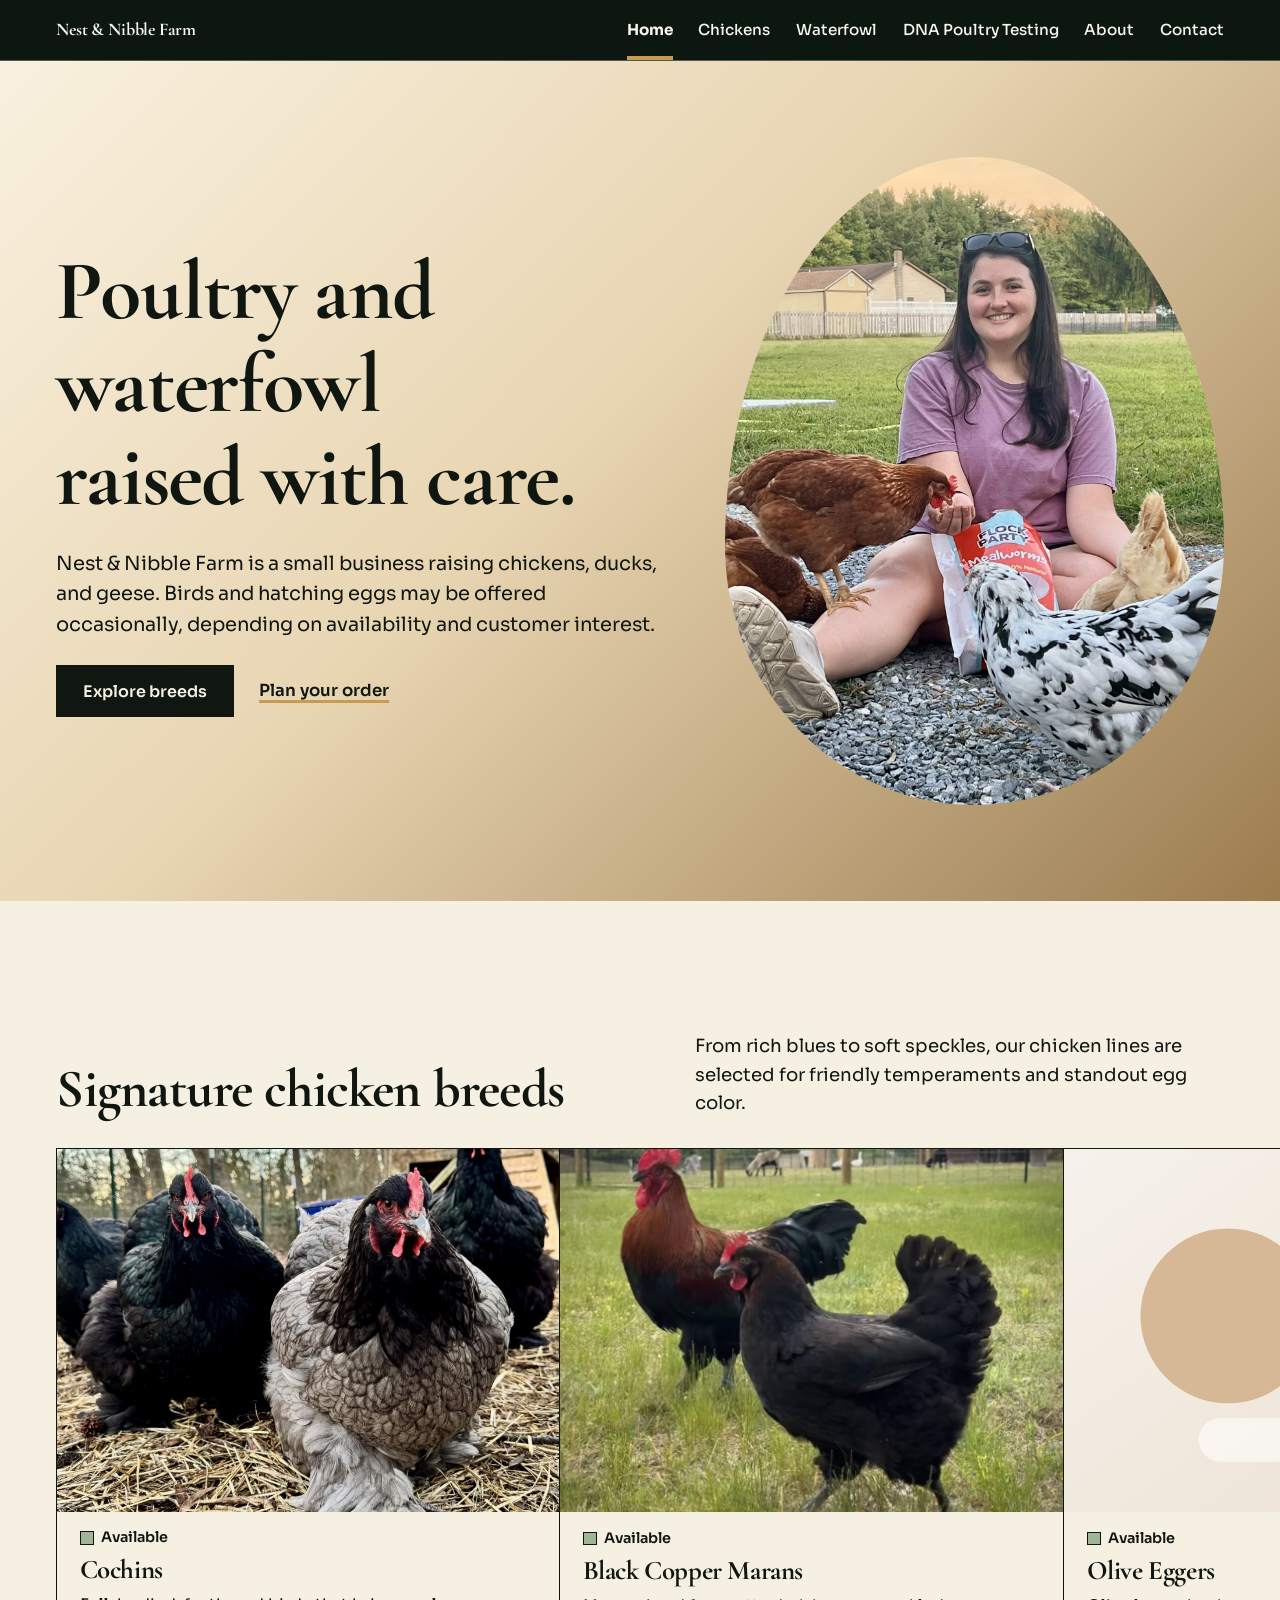
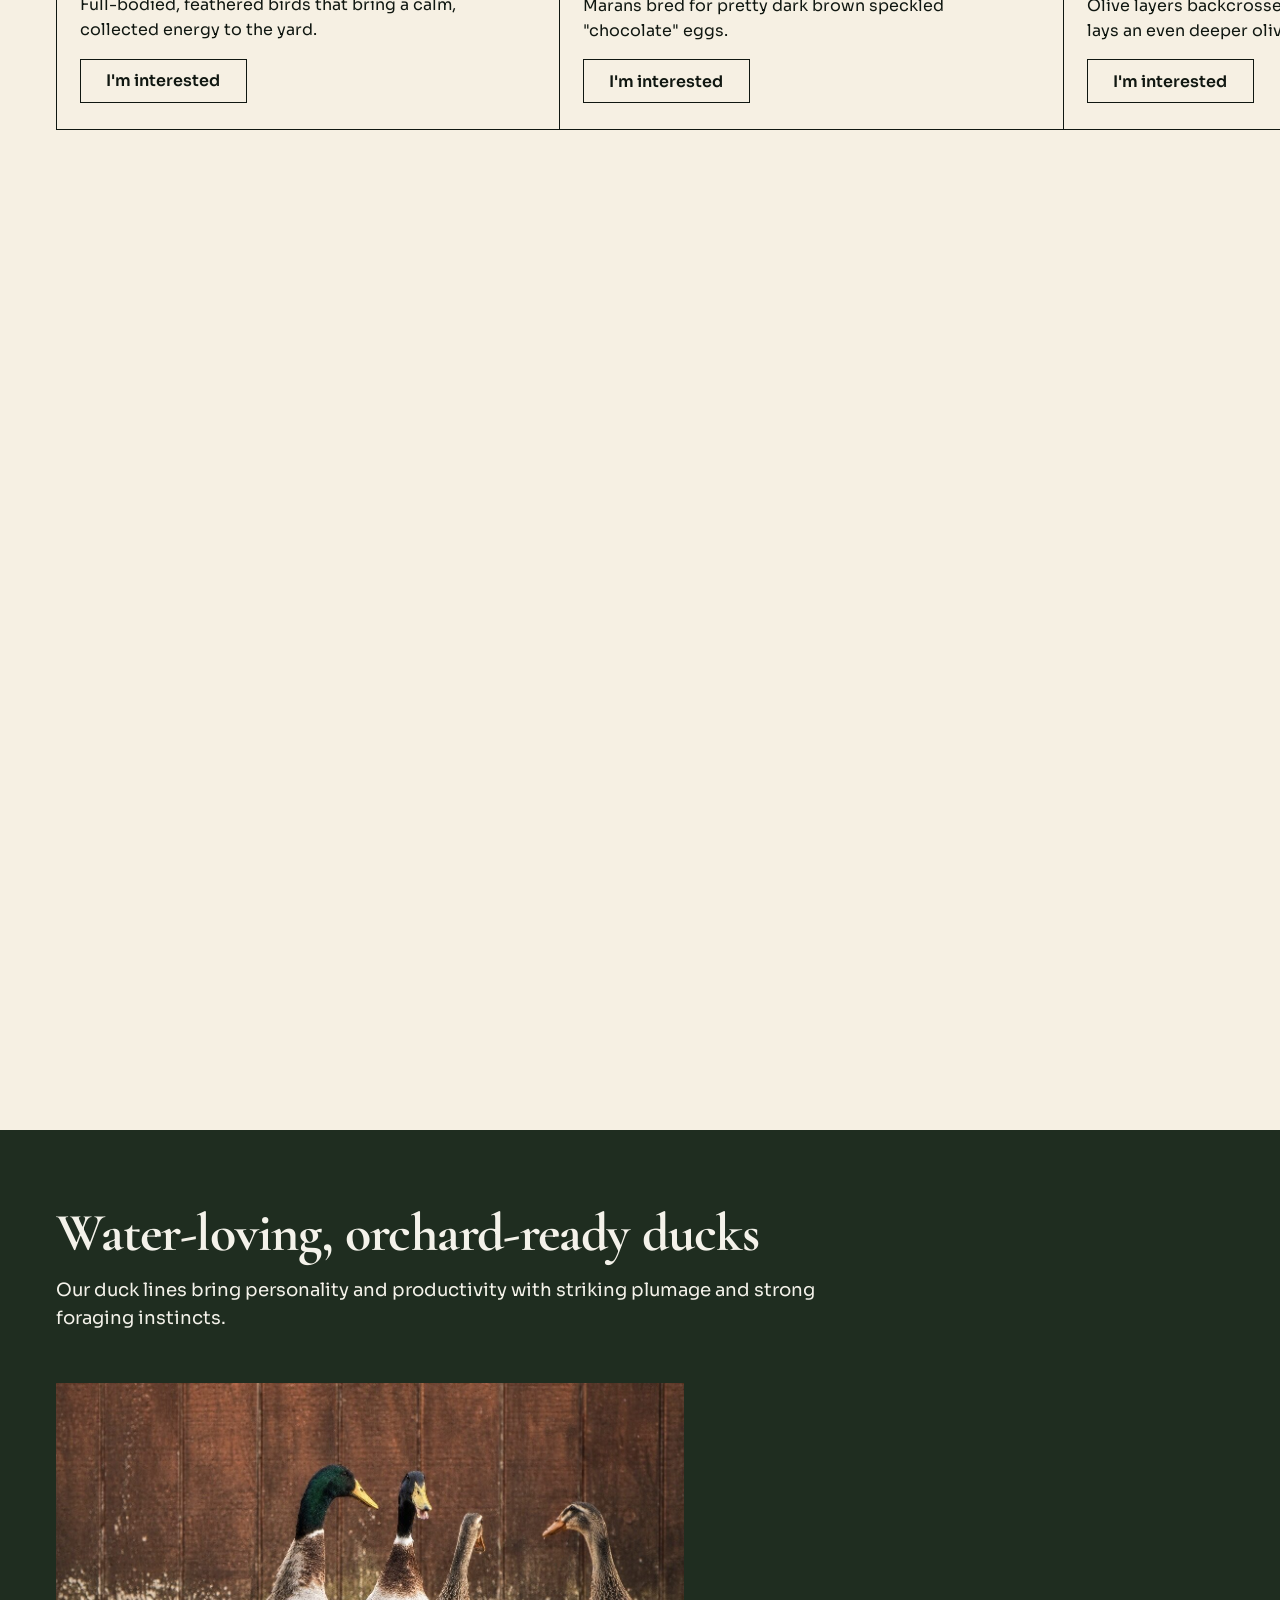
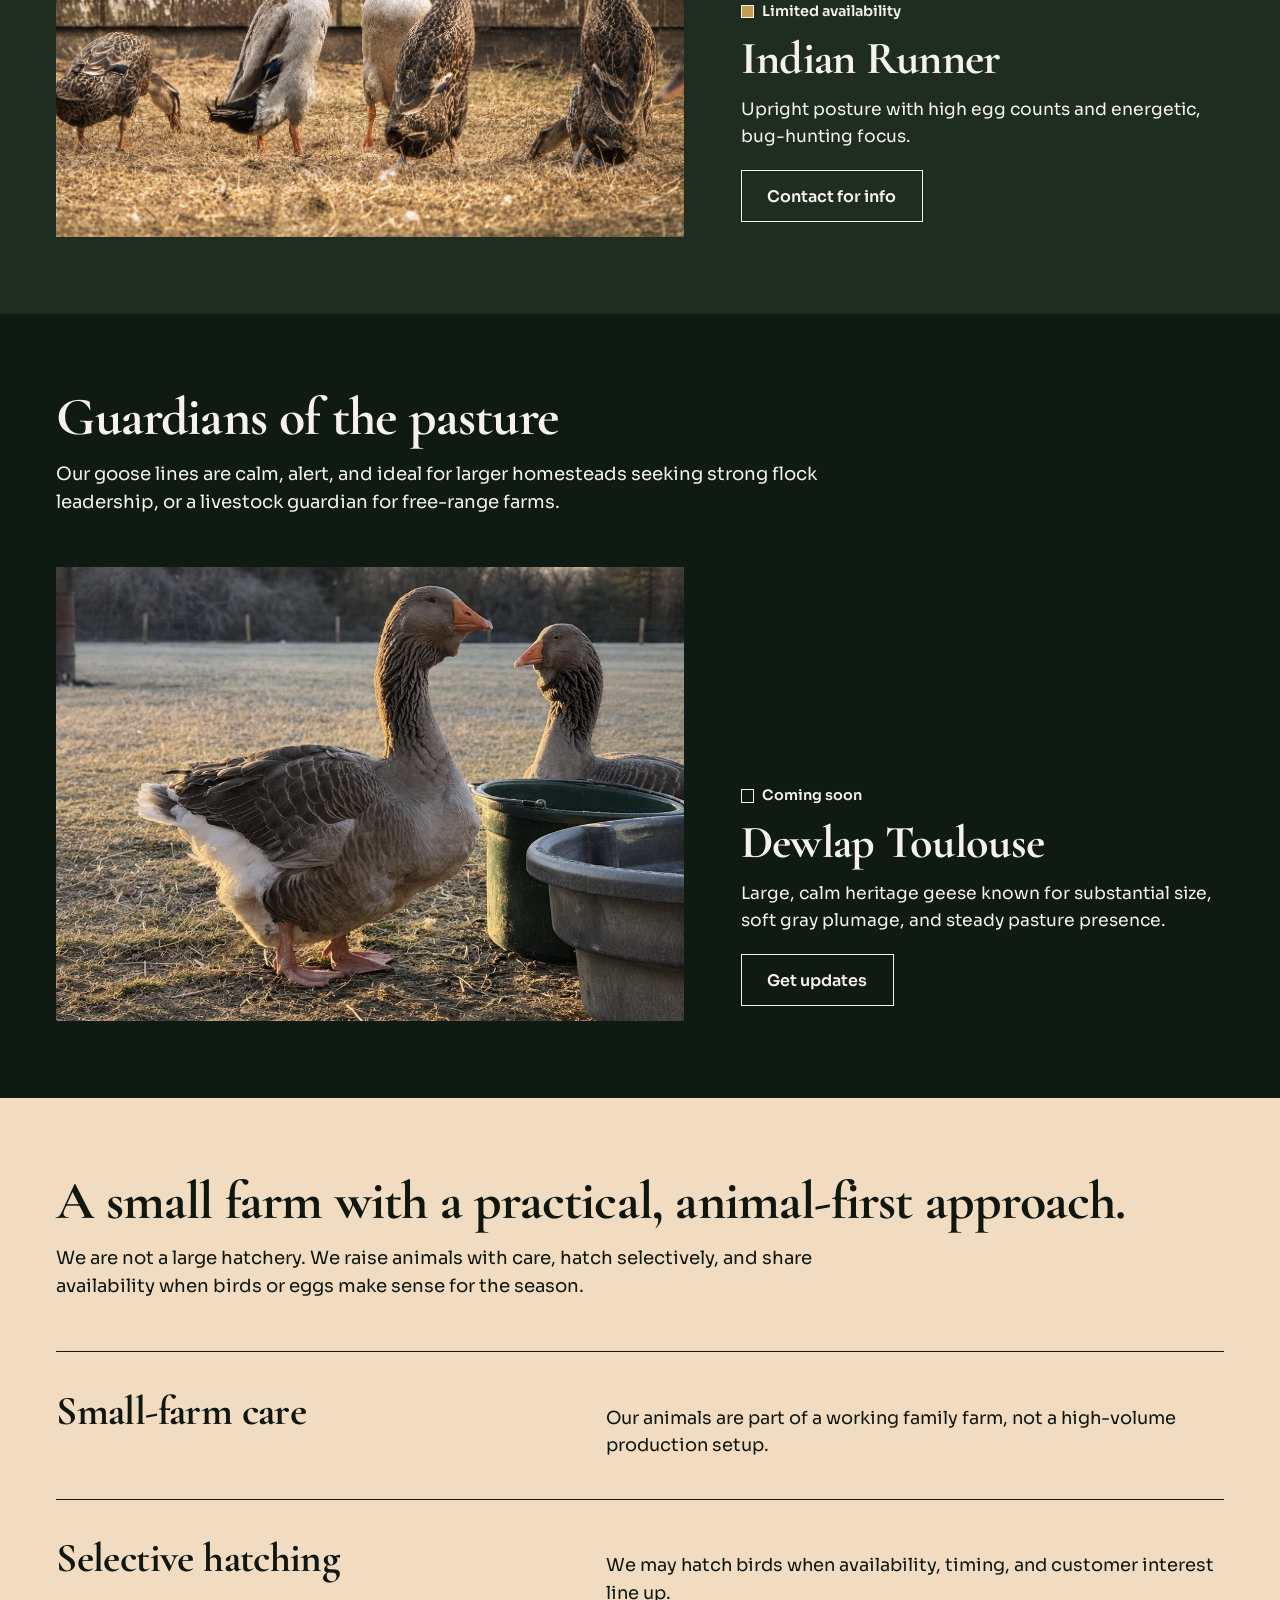
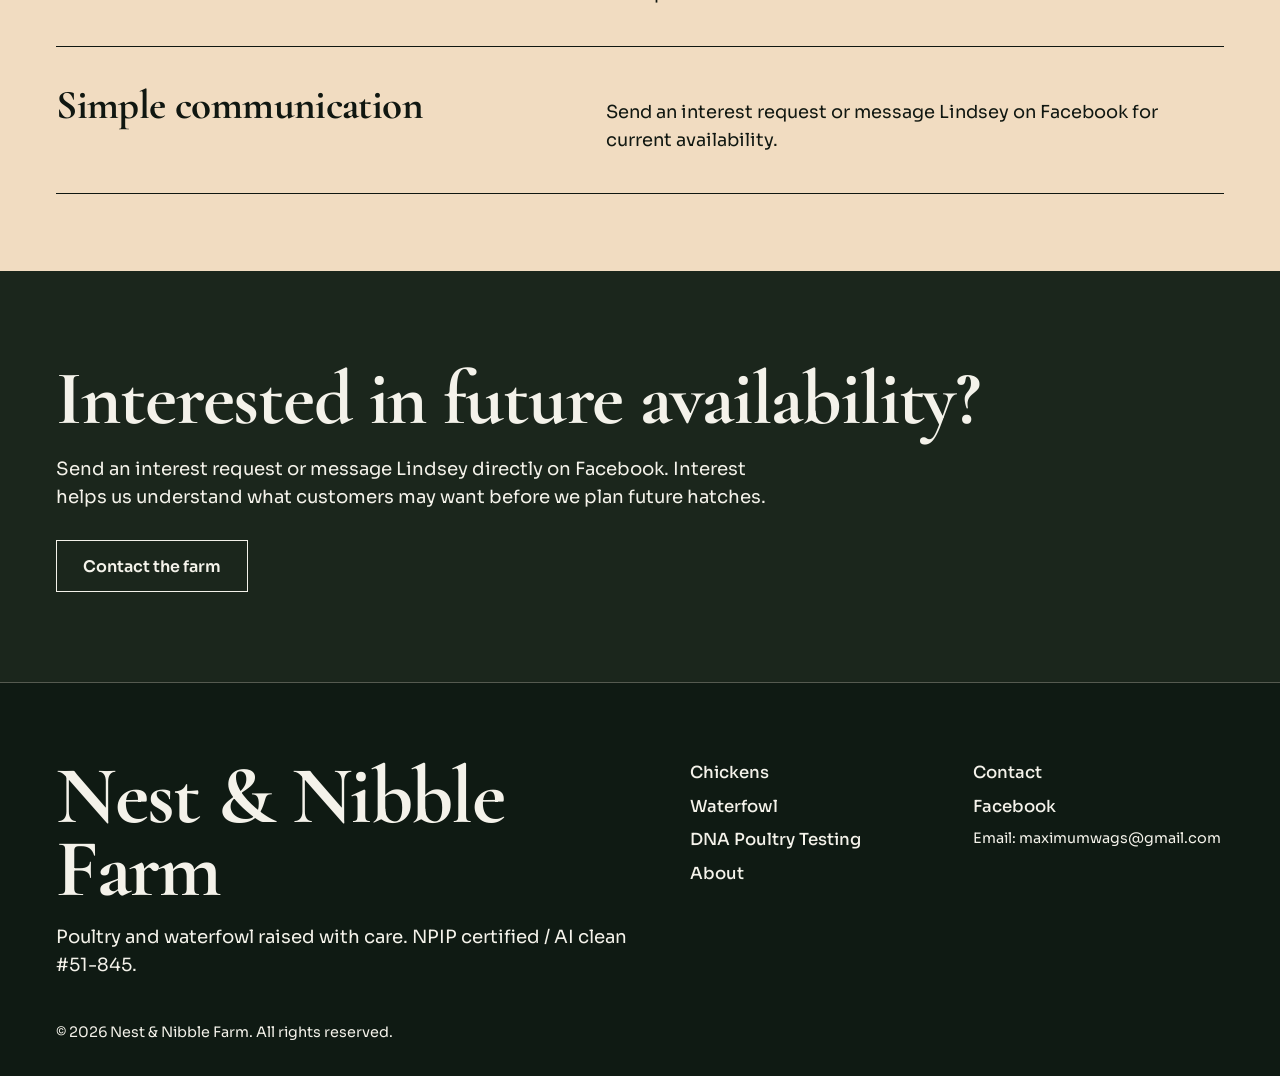
<file: index.html>
<!DOCTYPE html>
<html lang="en">
  <head>
    <meta charset="UTF-8" />
    <meta name="viewport" content="width=device-width, initial-scale=1.0" />
    <title>Nest &amp; Nibble Farm | Poultry and Waterfowl</title>
    <meta name="description" content="Poultry and waterfowl raised with care." />
    <link rel="preconnect" href="https://fonts.googleapis.com" />
    <link rel="preconnect" href="https://fonts.gstatic.com" crossorigin />
    <link
      href="https://fonts.googleapis.com/css2?family=Cormorant+Garamond:wght@400;500;600;700&family=Sora:wght@300;400;500;600&display=swap"
      rel="stylesheet"
    />
    <link rel="stylesheet" href="css/styles.css?v=20261002j" />
  </head>
  <body>
    <a class="skip-link" href="#main">Skip to content</a>
    <header class="site-header">
      <div class="header-inner">
        <a class="logo" href="index.html">Nest &amp; Nibble Farm</a>
        <button class="nav-toggle" type="button" data-nav-toggle aria-expanded="false">Menu</button>
        <nav>
          <div class="nav-links" data-nav-menu>
              <a href="index.html" aria-current="page">Home</a>
              <a href="chickens.html">Chickens</a>
              <a href="waterfowl.html">Waterfowl</a>
              <a href="dna-poultry-testing.html">DNA Poultry Testing</a>
              <a href="about.html">About</a>
              <a href="contact.html">Contact</a>
          </div>
        </nav>
      </div>
    </header>

    <main id="main">
      <section class="hero-scene g-blue">
        <div class="hero-pin">
          <div class="hero-copy">
            <h1>Poultry and waterfowl raised with care.</h1>
            <p>
              Nest &amp; Nibble Farm is a small business raising chickens, ducks, and geese. Birds and hatching eggs may be offered occasionally, depending on availability and customer interest.
            </p>
            <div class="hero-actions">
              <a class="btn btn-primary" href="#chickens">Explore breeds</a>
              <a class="text-link" href="contact.html">Plan your order</a>
            </div>
          </div>
          <div class="aperture">
            <img src="assets/images/hero-farm.svg" alt="Nest &amp; Nibble Farm" data-cloudinary-slot="home-hero" />
          </div>
        </div>
      </section>

      <!-- EGG COLOR SHOWCASE: hidden for now. To bring it back, delete this line and the "END EGG COLOR SHOWCASE" line below.
      <section class="palette-head g-blue">
        <div class="section-header">
          <span class="section-label">Signature egg palette</span>
          <h2 class="section-title">Egg colors we enjoy raising toward.</h2>
          <p class="section-subtitle">
            Some breeds are available now and others are still developing. These colors represent
            the kind of flock variety we are working with over time.
          </p>
        </div>
      </section>

      <section class="palette" data-scene>
        <div class="palette-pin">
          <div class="grounds" aria-hidden="true"><i></i><i></i><i></i></div>
          <div class="rig" aria-hidden="true">
            <span class="cross cross--h"></span>
            <span class="cross cross--v"></span>
            <div class="shell">
              <img src="assets/images/egg-blue.webp" alt="" width="481" height="549" />
              <img src="assets/images/egg-sage.webp" alt="" width="481" height="549" />
              <img src="assets/images/egg-copper.webp" alt="" width="481" height="549" />
              <img src="assets/images/egg-cream.webp" alt="" width="481" height="549" />
            </div>
            <p class="stage-label">
              <span>Looking for</span>
              <strong>fun colors?</strong>
              <span>We've got 'em.</span>
            </p>
          </div>
          <article class="chapter chapter--blue">
            <p class="section-label">Ameraucanas</p>
            <h3>Icy blues</h3>
            <p>Cool-toned shells with a clean, collectible carton presence.</p>
          </article>
          <article class="chapter chapter--sage">
            <p class="section-label">Olive Eggers</p>
            <h3>Soft greens</h3>
            <p>Olive shells that deepen as each generation is bred back to dark-egg Marans.</p>
          </article>
          <article class="chapter chapter--copper">
            <p class="section-label">Black Copper Marans</p>
            <h3>Dark speckles</h3>
            <p>Dark, decadent &quot;chocolate&quot; shells with speckles to bring some character to your carton.</p>
          </article>
          <article class="chapter chapter--cream">
            <p class="section-label">Favorelles</p>
            <h3>Warm cream</h3>
            <p>Gentle, pale tones that soften the palette and round out the mix.</p>
          </article>
        </div>
      </section>
      END EGG COLOR SHOWCASE -->

      <section id="chickens" class="track-scene g-chalk" data-scene>
        <div class="track-pin">
          <div class="track-head">
            <div class="section-header">
              <h2 class="section-title">Signature chicken breeds</h2>
              <p class="section-subtitle">
                From rich blues to soft speckles, our chicken lines are selected for friendly temperaments
                and standout egg color.
              </p>
            </div>
          </div>
          <div class="track" data-track>
            <article class="breed-card specimen-card" data-breed-id="cochins">
              <div class="frame"><img src="assets/images/placeholder-chicken.svg" alt="Cochins" /></div>
              <p class="breed-status status-available" data-breed-status>Available</p>
              <h3>Cochins</h3>
              <p>Full-bodied, feathered birds that bring a calm, collected energy to the yard.</p>
              <button class="btn btn-outline" type="button" data-waitlist data-breed="Cochins" data-modal-phrase="our Cochins" data-type="chicken" data-status="available">I'm interested</button>
            </article>
            <article class="breed-card specimen-card" data-breed-id="black-copper-marans">
              <div class="frame"><img src="assets/images/placeholder-chicken.svg" alt="Black Copper Marans" /></div>
              <p class="breed-status status-available" data-breed-status>Available</p>
              <h3>Black Copper Marans</h3>
              <p>Marans bred for pretty dark brown speckled &quot;chocolate&quot; eggs.</p>
              <button class="btn btn-outline" type="button" data-waitlist data-breed="Black Copper Marans" data-modal-phrase="our Black Copper Marans" data-type="chicken" data-status="available">I'm interested</button>
            </article>
            <article class="breed-card specimen-card" data-breed-id="olive-eggers">
              <div class="frame"><img src="assets/images/placeholder-chicken.svg" alt="Olive Eggers" /></div>
              <p class="breed-status status-available" data-breed-status>Available</p>
              <h3>Olive Eggers</h3>
              <p>Olive layers backcrossed to dark Marans, so your hatch lays an even deeper olive.</p>
              <button class="btn btn-outline" type="button" data-waitlist data-breed="Olive Eggers" data-modal-phrase="our Olive Eggers" data-type="chicken" data-status="available">I'm interested</button>
            </article>
            <article class="breed-card specimen-card" data-breed-id="isabel-brahmas">
              <div class="frame"><img src="assets/images/placeholder-chicken.svg" alt="Isabel Brahmas" /></div>
              <p class="breed-status status-available" data-breed-status>Available</p>
              <h3>Isabel Brahmas</h3>
              <p>Gentle giants with feathered feet and warm-toned eggs in elegant shells.</p>
              <button class="btn btn-outline" type="button" data-waitlist data-breed="Isabel Brahmas" data-modal-phrase="our Isabel Brahmas" data-type="chicken" data-status="available">I'm interested</button>
            </article>
            <article class="breed-card specimen-card" data-breed-id="bantam-salmon-favorelles">
              <div class="frame"><img src="assets/images/placeholder-chicken.svg" alt="Bantam Salmon Favorelles" /></div>
              <p class="breed-status status-available" data-breed-status>Available</p>
              <h3>Bantam Salmon Favorelles</h3>
              <p>A smaller bantam version with the same bearded, feather-footed Faverolles charm.</p>
              <button class="btn btn-outline" type="button" data-waitlist data-breed="Bantam Salmon Favorelles" data-modal-phrase="our Bantam Salmon Favorelles" data-type="chicken" data-status="available">I'm interested</button>
            </article>
            <article class="breed-card specimen-card" data-breed-id="ermine-americanas">
              <div class="frame"><img src="assets/images/placeholder-chicken.svg" alt="Ermine Ameraucanas" /></div>
              <p class="breed-status status-limited" data-breed-status>Limited availability</p>
              <h3>Ermine Ameraucanas</h3>
              <p>Soft silver plumage paired with icy blue eggs and an inquisitive flock presence.</p>
              <button class="btn btn-outline" type="button" data-waitlist data-breed="Ermine Ameraucanas" data-modal-phrase="our Ermine Ameraucanas" data-type="chicken" data-status="limited">Contact for info</button>
            </article>
          </div>
        </div>
      </section>

      <section id="ducks" class="wrap g-green">
        <div class="section-header">
          <h2 class="section-title">Water-loving, orchard-ready ducks</h2>
          <p class="section-subtitle">
            Our duck lines bring personality and productivity with striking plumage and strong
            foraging instincts.
          </p>
        </div>
        <div class="rows">
            <article class="breed-card specimen-card" data-breed-id="indian-runner" data-scrub>
              <div class="frame"><img src="assets/images/placeholder-duck.svg" alt="Indian Runner ducks" /></div>
              <p class="breed-status status-available" data-breed-status>Available</p>
              <h3>Indian Runner</h3>
              <p>Upright posture with high egg counts and energetic, bug-hunting focus.</p>
              <button class="btn btn-outline" type="button" data-waitlist data-breed="Indian Runner" data-modal-phrase="our Indian Runners" data-type="ducks" data-status="available">I'm interested</button>
            </article>
        </div>
      </section>

      <section id="geese" class="wrap g-blue">
        <div class="section-header">
          <h2 class="section-title">Guardians of the pasture</h2>
          <p class="section-subtitle">
            Our goose lines are calm, alert, and ideal for larger homesteads seeking strong flock
            leadership, or a livestock guardian for
            free-range farms.
          </p>
        </div>
        <div class="rows">
            <article class="breed-card specimen-card" data-breed-id="dewlap-toulouse" data-scrub>
              <div class="frame"><img src="assets/images/placeholder-goose.svg" alt="Dewlap Toulouse geese" /></div>
              <p class="breed-status status-coming-soon" data-breed-status>Coming soon</p>
              <h3>Dewlap Toulouse</h3>
              <p>Large, calm heritage geese known for substantial size, soft gray plumage, and steady pasture presence.</p>
              <button class="btn btn-outline" type="button" data-waitlist data-breed="Dewlap Toulouse" data-modal-phrase="our Dewlap Toulouse geese" data-type="geese" data-status="coming-soon">Get updates</button>
            </article>
        </div>
      </section>

      <section class="wrap g-cream">
        <div class="section-header">
          <h2 class="section-title">A small farm with a practical, animal-first approach.</h2>
          <p class="section-subtitle">
            We are not a large hatchery. We raise animals with care, hatch selectively, and share
            availability when birds or eggs make sense for the season.
          </p>
        </div>
        <div class="ledger">
          <article class="value-card" data-scrub>
            <h3>Small-farm care</h3>
            <p>Our animals are part of a working family farm, not a high-volume production setup.</p>
          </article>
          <article class="value-card" data-scrub>
            <h3>Selective hatching</h3>
            <p>We may hatch birds when availability, timing, and customer interest line up.</p>
          </article>
          <article class="value-card" data-scrub>
            <h3>Simple communication</h3>
            <p>Send an interest request or message Lindsey on Facebook for current availability.</p>
          </article>
        </div>
      </section>

      <section class="cta g-choc" data-scrub>
        <div>
          <h2>Interested in future availability?</h2>
          <p>
            Send an interest request or message Lindsey directly on Facebook. Interest helps us
            understand what customers may want before we plan future hatches.
          </p>
        </div>
        <a class="btn btn-outline" href="contact.html">Contact the farm</a>
      </section>
    </main>

    <footer class="site-footer">
      <div class="footer-grid">
        <div>
          <p class="footer-title">Nest &amp; Nibble Farm</p>
          <p class="section-subtitle">
            Poultry and waterfowl raised with care. NPIP certified / AI clean #51-845.
          </p>
        </div>
        <div class="footer-links">
          <a href="chickens.html">Chickens</a>
          <a href="waterfowl.html">Waterfowl</a>
          <a href="dna-poultry-testing.html">DNA Poultry Testing</a>
          <a href="about.html">About</a>
        </div>
        <div class="footer-links">
          <a href="contact.html">Contact</a>
          <a href="https://www.facebook.com/share/17Z3yvoeWp/?mibextid=wwXIfr" target="_blank" rel="noopener">Facebook</a>
          <span class="footer-meta">Email: maximumwags@gmail.com</span>
        </div>
      </div>
      <p class="footer-meta">&copy; <span data-year></span> Nest &amp; Nibble Farm. All rights reserved.</p>
    </footer>

    <div class="modal" data-modal aria-hidden="true">
      <div class="modal-dialog" role="dialog" aria-modal="true" aria-labelledby="modal-title">
        <button class="modal-close" type="button" aria-label="Close" data-modal-close>&times;</button>
        <h2 class="section-title" id="modal-title" data-modal-title>Get more info</h2>
        <p class="section-subtitle">Breed: <span data-modal-breed>Selected breed</span></p>
        <form action="https://formspree.io/f/mvzqqngd" method="post" data-waitlist-form>
          <!-- Hidden breed, type, and status fields are set dynamically via JavaScript. -->
          <input type="hidden" name="breed" data-modal-breed-input />
          <input type="hidden" name="type" data-modal-type-input />
          <input type="hidden" name="status" data-modal-status-input />
          <div data-waitlist-fields>
            <div class="form-group">
              <label for="waitlist-name">Full Name</label>
              <input id="waitlist-name" name="name" type="text" placeholder="Your name" required />
            </div>
            <div class="form-group">
              <label for="waitlist-email">Email</label>
              <input id="waitlist-email" name="email" type="email" placeholder="you@email.com" required />
            </div>
            <div class="form-group">
              <label for="waitlist-phone">Phone Number</label>
              <input id="waitlist-phone" name="phone" type="tel" placeholder="(555) 123-4567" />
            </div>
            <fieldset class="form-group options-group" data-bird-options>
              <legend>Interest</legend>
              <label class="checkbox">
                <input type="checkbox" name="hatching_eggs" value="true" data-egg-checkbox />
                Hatching Eggs
              </label>
              <label class="checkbox">
                <input type="checkbox" name="live_birds" value="true" data-live-checkbox />
                <span data-live-label>Chicks</span>
              </label>
              <label class="checkbox">
                <input type="checkbox" name="adult_birds" value="true" data-adult-checkbox />
                Adult birds
              </label>
            </fieldset>
            <p class="facebook-option">
              Prefer Facebook?
              <a href="https://www.facebook.com/share/17Z3yvoeWp/?mibextid=wwXIfr" data-facebook-link target="_blank" rel="noopener">Message Lindsey directly</a>
            </p>
            <button class="btn btn-primary" type="submit">Send interest request</button>
          </div>
          <p class="form-feedback" data-waitlist-status role="status" aria-live="polite"></p>
        </form>
      </div>
    </div>

    <script src="js/main.js?v=20261002j"></script>
  </body>
</html>
</file>
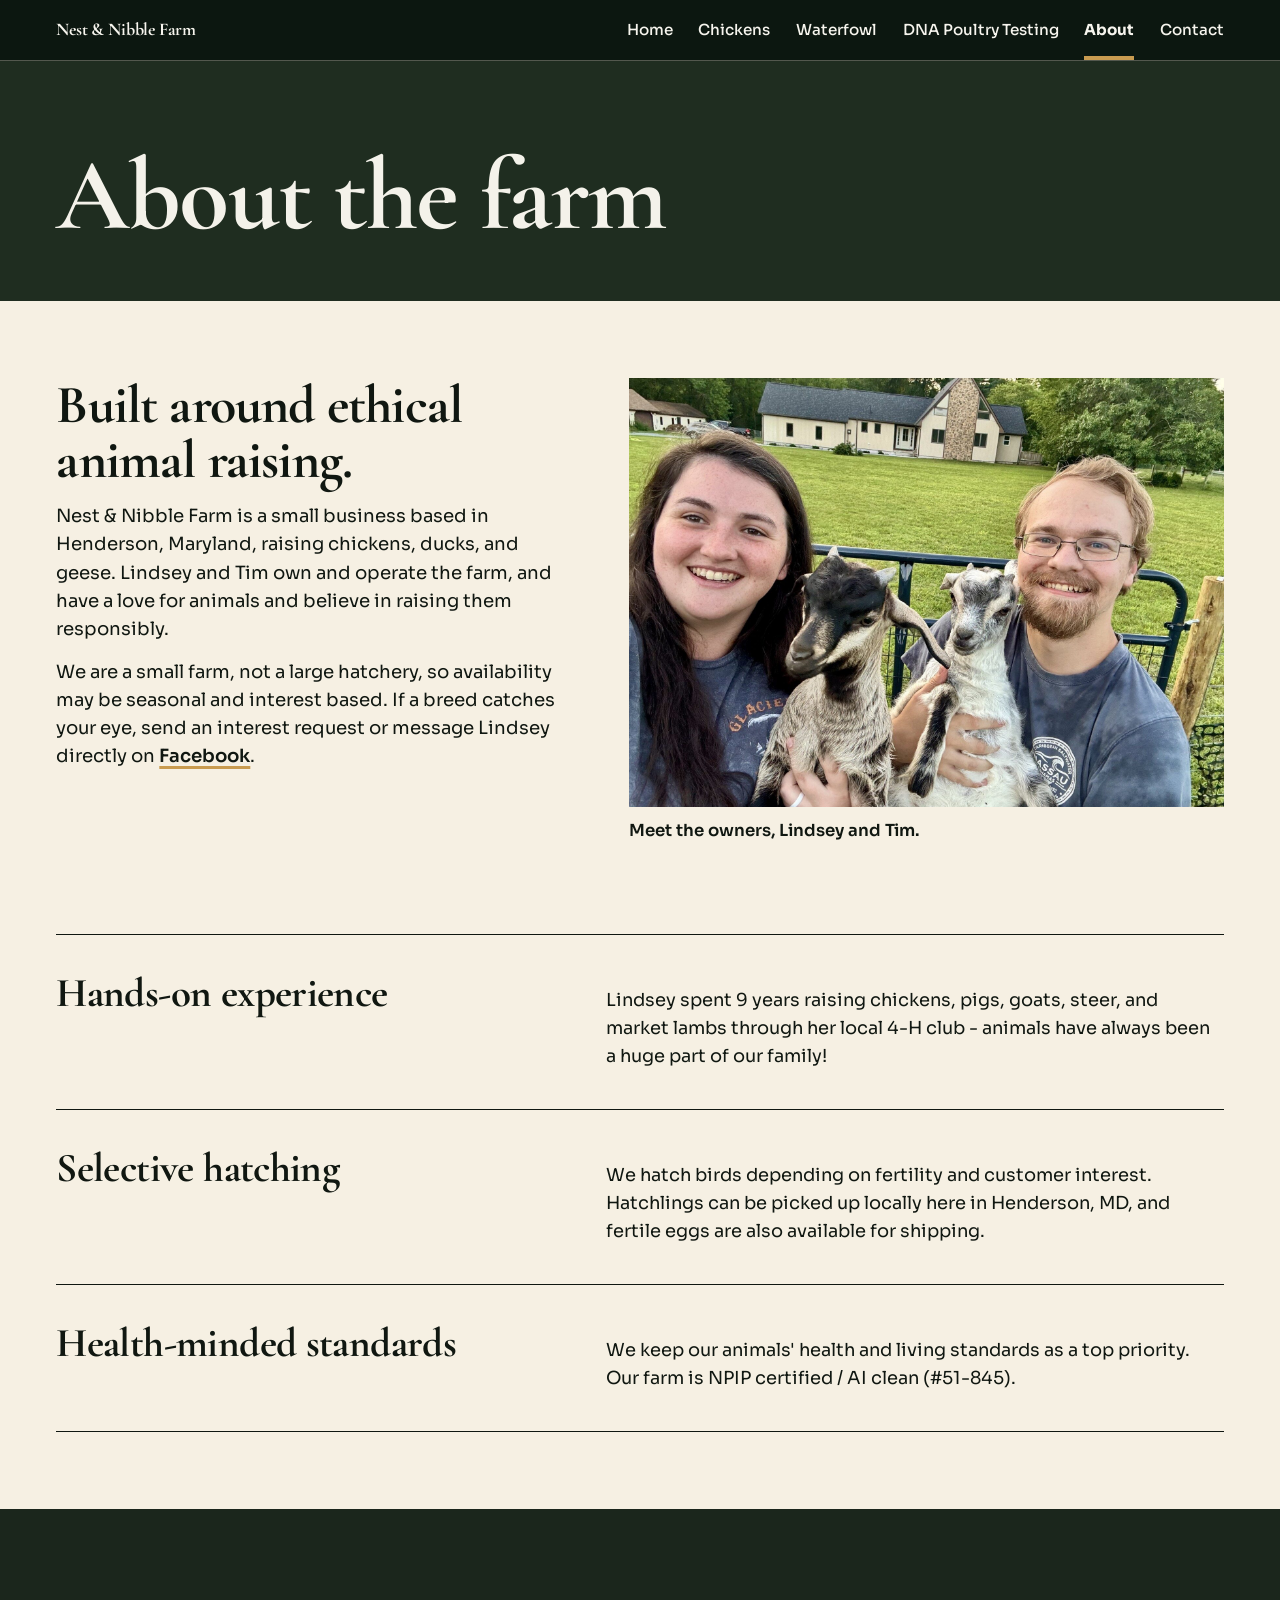
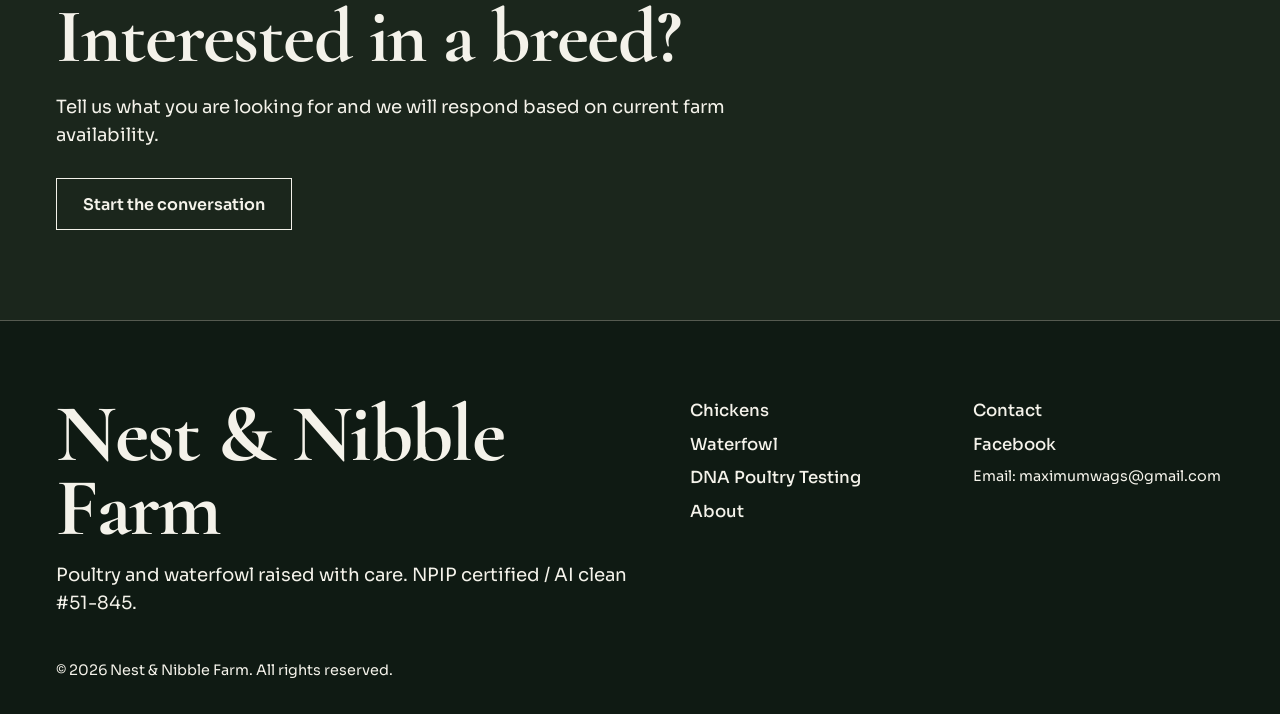
<file: about.html>
<!DOCTYPE html>
<html lang="en">
  <head>
    <meta charset="UTF-8" />
    <meta name="viewport" content="width=device-width, initial-scale=1.0" />
    <title>About | Nest &amp; Nibble Farm</title>
    <meta name="description" content="Learn about Nest &amp; Nibble Farm, a small farm raising chickens, ducks, and geese." />
    <link rel="preconnect" href="https://fonts.googleapis.com" />
    <link rel="preconnect" href="https://fonts.gstatic.com" crossorigin />
    <link
      href="https://fonts.googleapis.com/css2?family=Cormorant+Garamond:wght@400;500;600;700&family=Sora:wght@300;400;500;600&display=swap"
      rel="stylesheet"
    />
    <link rel="stylesheet" href="css/styles.css?v=20261002j" />
  </head>
  <body>
    <a class="skip-link" href="#main">Skip to content</a>
    <header class="site-header">
      <div class="header-inner">
        <a class="logo" href="index.html">Nest &amp; Nibble Farm</a>
        <button class="nav-toggle" type="button" data-nav-toggle aria-expanded="false">Menu</button>
        <nav>
          <div class="nav-links" data-nav-menu>
              <a href="index.html">Home</a>
              <a href="chickens.html">Chickens</a>
              <a href="waterfowl.html">Waterfowl</a>
              <a href="dna-poultry-testing.html">DNA Poultry Testing</a>
              <a href="about.html" aria-current="page">About</a>
              <a href="contact.html">Contact</a>
          </div>
        </nav>
      </div>
    </header>

    <main id="main">
      <section class="page-hero page-hero--long g-green" data-scrub="exit">
        <h1>About the farm</h1>
      </section>

      <section class="wrap g-chalk">
        <div class="about-feature">
          <div class="section-header">
            <h2 class="section-title">Built around ethical animal raising.</h2>
            <p class="section-subtitle">
              Nest &amp; Nibble Farm is a small business based in Henderson, Maryland, raising chickens,
              ducks, and geese. Lindsey and Tim own and operate the farm, and
              have a love for animals and believe in raising them responsibly.
            </p>
            <p class="section-subtitle">
              We are a small farm, not a large hatchery, so availability may be seasonal and interest based.
              If a breed catches your eye, send an interest request or message Lindsey directly on
              <a class="highlight-link" href="https://www.facebook.com/share/17Z3yvoeWp/?mibextid=wwXIfr" target="_blank" rel="noopener">Facebook</a>.
            </p>
          </div>
          <figure class="about-image-card" data-scrub>
            <div class="frame">
              <img src="assets/images/hero-farm.svg" alt="Nest &amp; Nibble Farm" data-cloudinary-slot="about-image" />
            </div>
            <figcaption>Meet the owners, Lindsey and Tim.</figcaption>
          </figure>
        </div>
        <div class="ledger">
          <article class="value-card" data-scrub>
            <h3>Hands-on experience</h3>
            <p>Lindsey spent 9 years raising chickens, pigs, goats, steer, and market lambs through her local 4-H club - animals have always been a huge part of our family!</p>
          </article>
          <article class="value-card" data-scrub>
            <h3>Selective hatching</h3>
            <p>We hatch birds depending on fertility and customer interest. Hatchlings can be picked up locally here in Henderson, MD, and fertile eggs are also available for shipping.</p>
          </article>
          <article class="value-card" data-scrub>
            <h3>Health-minded standards</h3>
            <p>We keep our animals' health and living standards as a top priority. Our farm is NPIP certified / AI clean (#51-845).</p>
          </article>
        </div>
      </section>

      <section class="cta g-choc" data-scrub>
        <div>
          <h2>Interested in a breed?</h2>
          <p>Tell us what you are looking for and we will respond based on current farm availability.</p>
        </div>
        <a class="btn btn-outline" href="contact.html">Start the conversation</a>
      </section>
    </main>

    <footer class="site-footer">
      <div class="footer-grid">
        <div>
          <p class="footer-title">Nest &amp; Nibble Farm</p>
          <p class="section-subtitle">
            Poultry and waterfowl raised with care. NPIP certified / AI clean #51-845.
          </p>
        </div>
        <div class="footer-links">
          <a href="chickens.html">Chickens</a>
          <a href="waterfowl.html">Waterfowl</a>
          <a href="dna-poultry-testing.html">DNA Poultry Testing</a>
          <a href="about.html">About</a>
        </div>
        <div class="footer-links">
          <a href="contact.html">Contact</a>
          <a href="https://www.facebook.com/share/17Z3yvoeWp/?mibextid=wwXIfr" target="_blank" rel="noopener">Facebook</a>
          <span class="footer-meta">Email: maximumwags@gmail.com</span>
        </div>
      </div>
      <p class="footer-meta">&copy; <span data-year></span> Nest &amp; Nibble Farm. All rights reserved.</p>
    </footer>

    <script src="js/main.js?v=20261002j"></script>
  </body>
</html>
</file>
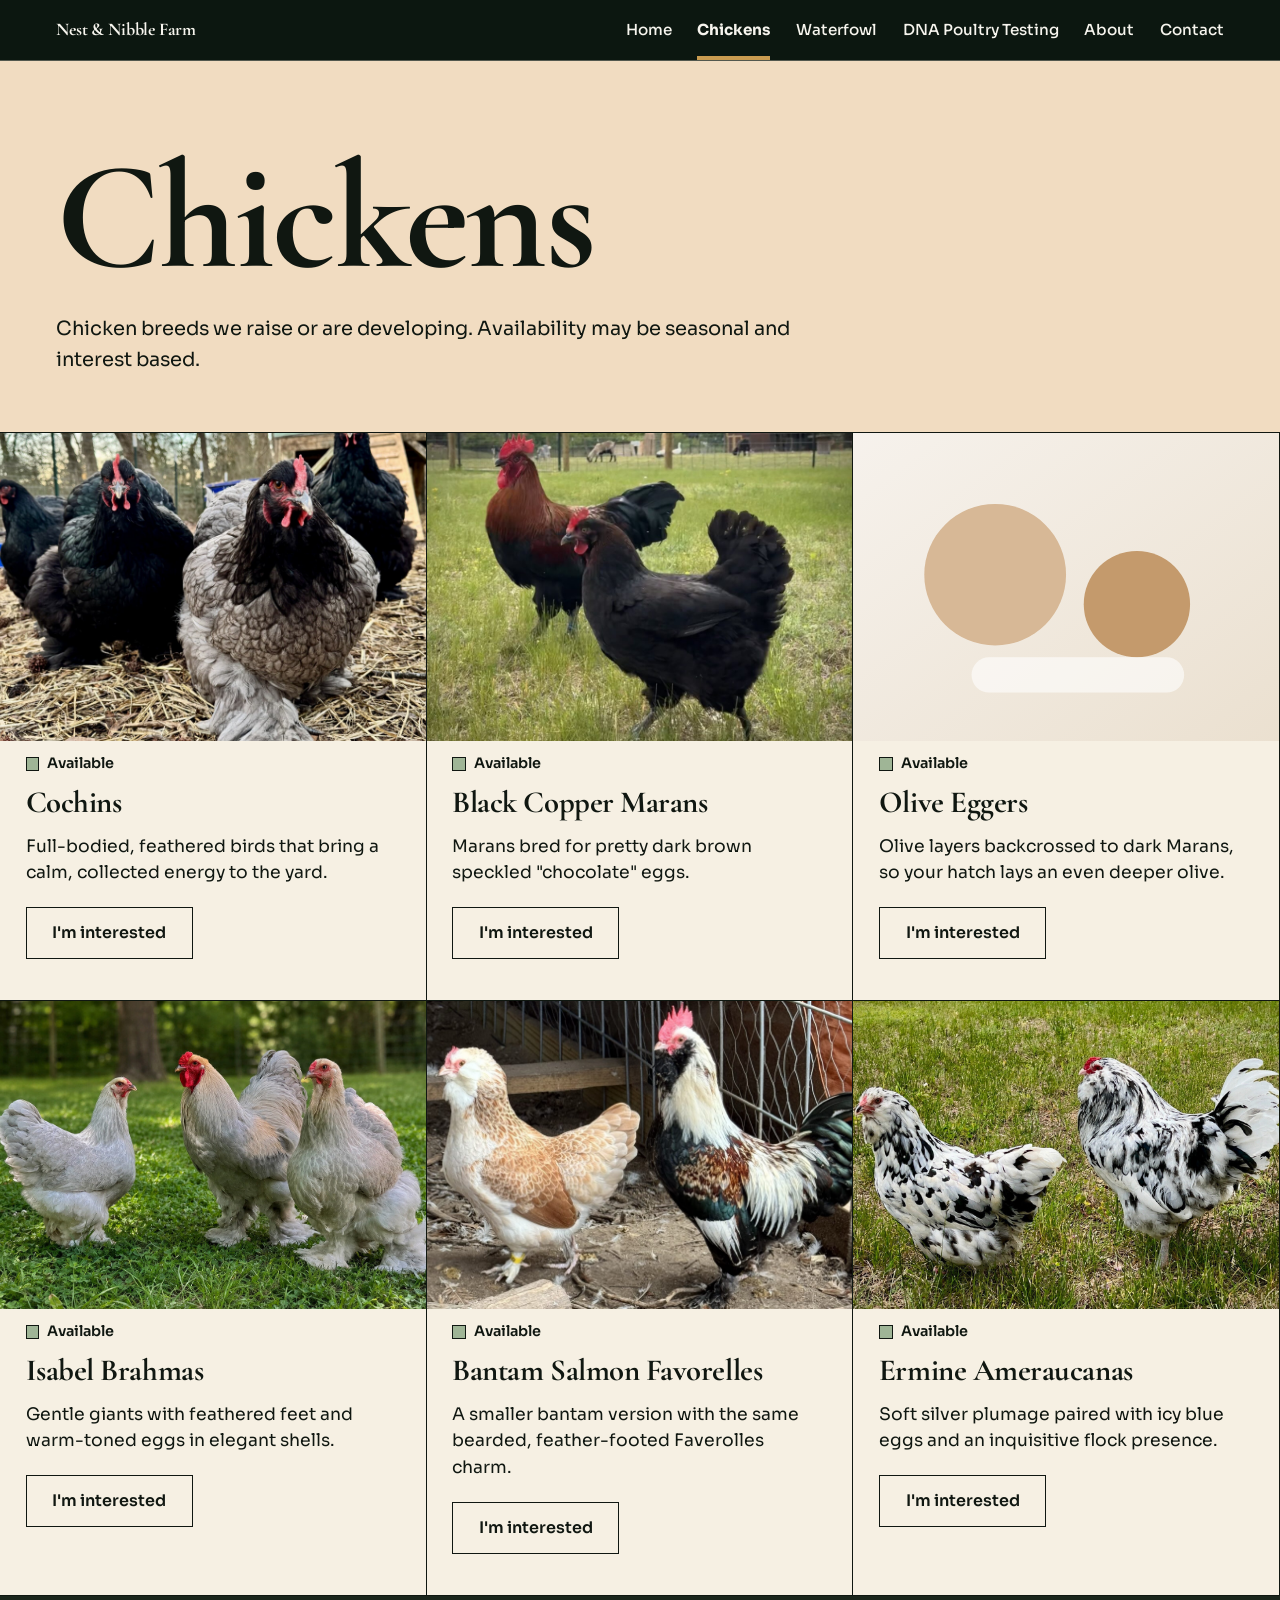
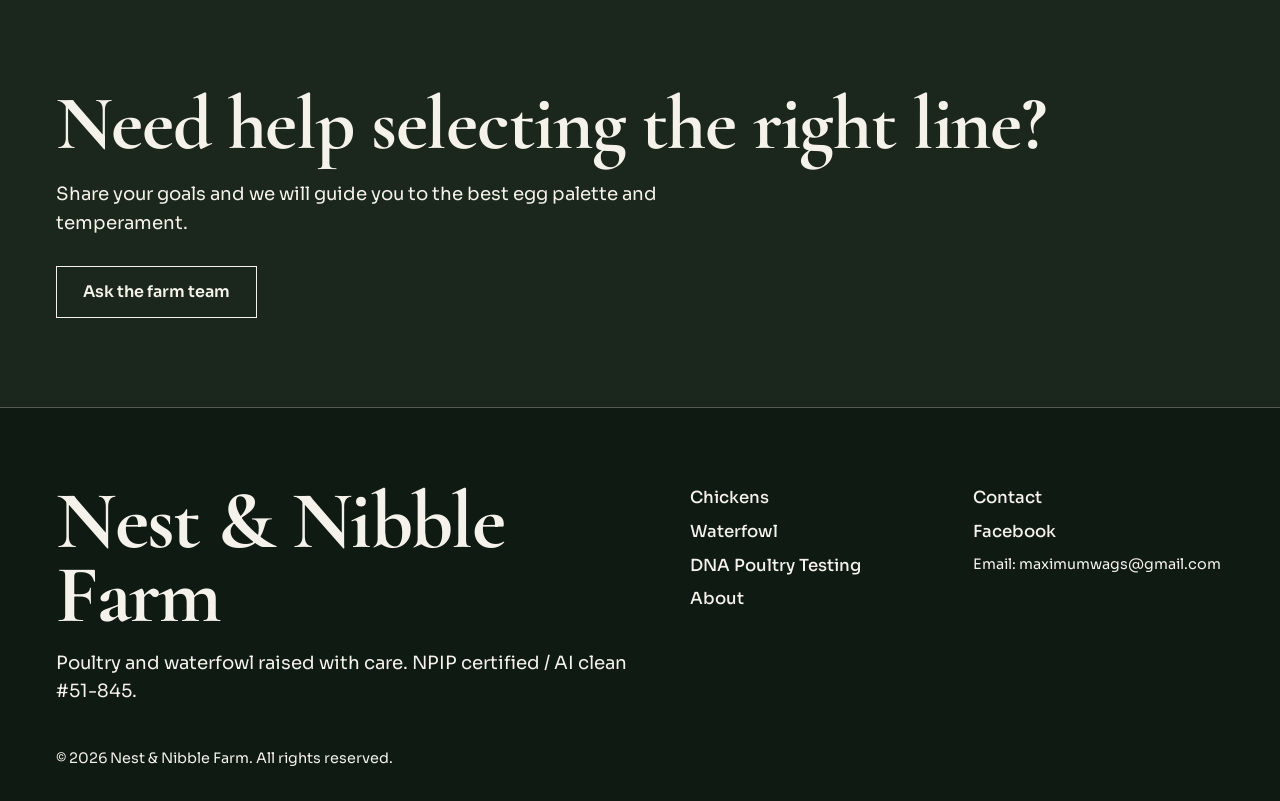
<file: chickens.html>
<!DOCTYPE html>
<html lang="en">
  <head>
    <meta charset="UTF-8" />
    <meta name="viewport" content="width=device-width, initial-scale=1.0" />
    <title>Chickens | Nest &amp; Nibble Farm</title>
    <meta name="description" content="Explore Nest &amp; Nibble Farm chicken breeds and occasional availability." />
    <link rel="preconnect" href="https://fonts.googleapis.com" />
    <link rel="preconnect" href="https://fonts.gstatic.com" crossorigin />
    <link
      href="https://fonts.googleapis.com/css2?family=Cormorant+Garamond:wght@400;500;600;700&family=Sora:wght@300;400;500;600&display=swap"
      rel="stylesheet"
    />
    <link rel="stylesheet" href="css/styles.css?v=20261002j" />
  </head>
  <body>
    <a class="skip-link" href="#main">Skip to content</a>
    <header class="site-header">
      <div class="header-inner">
        <a class="logo" href="index.html">Nest &amp; Nibble Farm</a>
        <button class="nav-toggle" type="button" data-nav-toggle aria-expanded="false">Menu</button>
        <nav>
          <div class="nav-links" data-nav-menu>
              <a href="index.html">Home</a>
              <a href="chickens.html" aria-current="page">Chickens</a>
              <a href="waterfowl.html">Waterfowl</a>
              <a href="dna-poultry-testing.html">DNA Poultry Testing</a>
              <a href="about.html">About</a>
              <a href="contact.html">Contact</a>
          </div>
        </nav>
      </div>
    </header>

    <main id="main">
      <section class="page-hero g-cream" data-scrub="exit">
        <h1>Chickens</h1>
        <p>
          Chicken breeds we raise or are developing. Availability may be seasonal and interest based.
        </p>
      </section>

      <section class="g-chalk">
        <div class="lanes">
            <article class="breed-card specimen-card" data-breed-id="cochins" data-scrub>
              <div class="frame"><img src="assets/images/placeholder-chicken.svg" alt="Cochins" /></div>
              <p class="breed-status status-available" data-breed-status>Available</p>
              <h3>Cochins</h3>
              <p>Full-bodied, feathered birds that bring a calm, collected energy to the yard.</p>
              <button class="btn btn-outline" type="button" data-waitlist data-breed="Cochins" data-modal-phrase="our Cochins" data-type="chicken" data-status="available">I'm interested</button>
            </article>
            <article class="breed-card specimen-card" data-breed-id="black-copper-marans" data-scrub>
              <div class="frame"><img src="assets/images/placeholder-chicken.svg" alt="Black Copper Marans" /></div>
              <p class="breed-status status-available" data-breed-status>Available</p>
              <h3>Black Copper Marans</h3>
              <p>Marans bred for pretty dark brown speckled &quot;chocolate&quot; eggs.</p>
              <button class="btn btn-outline" type="button" data-waitlist data-breed="Black Copper Marans" data-modal-phrase="our Black Copper Marans" data-type="chicken" data-status="available">I'm interested</button>
            </article>
            <article class="breed-card specimen-card" data-breed-id="olive-eggers" data-scrub>
              <div class="frame"><img src="assets/images/placeholder-chicken.svg" alt="Olive Eggers" /></div>
              <p class="breed-status status-available" data-breed-status>Available</p>
              <h3>Olive Eggers</h3>
              <p>Olive layers backcrossed to dark Marans, so your hatch lays an even deeper olive.</p>
              <button class="btn btn-outline" type="button" data-waitlist data-breed="Olive Eggers" data-modal-phrase="our Olive Eggers" data-type="chicken" data-status="available">I'm interested</button>
            </article>
            <article class="breed-card specimen-card" data-breed-id="isabel-brahmas" data-scrub>
              <div class="frame"><img src="assets/images/placeholder-chicken.svg" alt="Isabel Brahmas" /></div>
              <p class="breed-status status-available" data-breed-status>Available</p>
              <h3>Isabel Brahmas</h3>
              <p>Gentle giants with feathered feet and warm-toned eggs in elegant shells.</p>
              <button class="btn btn-outline" type="button" data-waitlist data-breed="Isabel Brahmas" data-modal-phrase="our Isabel Brahmas" data-type="chicken" data-status="available">I'm interested</button>
            </article>
            <article class="breed-card specimen-card" data-breed-id="bantam-salmon-favorelles" data-scrub>
              <div class="frame"><img src="assets/images/placeholder-chicken.svg" alt="Bantam Salmon Favorelles" /></div>
              <p class="breed-status status-available" data-breed-status>Available</p>
              <h3>Bantam Salmon Favorelles</h3>
              <p>A smaller bantam version with the same bearded, feather-footed Faverolles charm.</p>
              <button class="btn btn-outline" type="button" data-waitlist data-breed="Bantam Salmon Favorelles" data-modal-phrase="our Bantam Salmon Favorelles" data-type="chicken" data-status="available">I'm interested</button>
            </article>
            <article class="breed-card specimen-card" data-breed-id="ermine-americanas" data-scrub>
              <div class="frame"><img src="assets/images/placeholder-chicken.svg" alt="Ermine Ameraucanas" /></div>
              <p class="breed-status status-limited" data-breed-status>Limited availability</p>
              <h3>Ermine Ameraucanas</h3>
              <p>Soft silver plumage paired with icy blue eggs and an inquisitive flock presence.</p>
              <button class="btn btn-outline" type="button" data-waitlist data-breed="Ermine Ameraucanas" data-modal-phrase="our Ermine Ameraucanas" data-type="chicken" data-status="limited">Contact for info</button>
            </article>
        </div>
      </section>

      <section class="cta g-choc" data-scrub>
        <div>
          <h2>Need help selecting the right line?</h2>
          <p>Share your goals and we will guide you to the best egg palette and temperament.</p>
        </div>
        <a class="btn btn-outline" href="contact.html">Ask the farm team</a>
      </section>
    </main>

    <footer class="site-footer">
      <div class="footer-grid">
        <div>
          <p class="footer-title">Nest &amp; Nibble Farm</p>
          <p class="section-subtitle">
            Poultry and waterfowl raised with care. NPIP certified / AI clean #51-845.
          </p>
        </div>
        <div class="footer-links">
          <a href="chickens.html">Chickens</a>
          <a href="waterfowl.html">Waterfowl</a>
          <a href="dna-poultry-testing.html">DNA Poultry Testing</a>
          <a href="about.html">About</a>
        </div>
        <div class="footer-links">
          <a href="contact.html">Contact</a>
          <a href="https://www.facebook.com/share/17Z3yvoeWp/?mibextid=wwXIfr" target="_blank" rel="noopener">Facebook</a>
          <span class="footer-meta">Email: maximumwags@gmail.com</span>
        </div>
      </div>
      <p class="footer-meta">&copy; <span data-year></span> Nest &amp; Nibble Farm. All rights reserved.</p>
    </footer>

    <div class="modal" data-modal aria-hidden="true">
      <div class="modal-dialog" role="dialog" aria-modal="true" aria-labelledby="modal-title">
        <button class="modal-close" type="button" aria-label="Close" data-modal-close>&times;</button>
        <h2 class="section-title" id="modal-title" data-modal-title>Get more info</h2>
        <p class="section-subtitle">Breed: <span data-modal-breed>Selected breed</span></p>
        <form action="https://formspree.io/f/mvzqqngd" method="post" data-waitlist-form>
          <!-- Hidden breed, type, and status fields are set dynamically via JavaScript. -->
          <input type="hidden" name="breed" data-modal-breed-input />
          <input type="hidden" name="type" data-modal-type-input />
          <input type="hidden" name="status" data-modal-status-input />
          <div data-waitlist-fields>
            <div class="form-group">
              <label for="waitlist-name">Full Name</label>
              <input id="waitlist-name" name="name" type="text" placeholder="Your name" required />
            </div>
            <div class="form-group">
              <label for="waitlist-email">Email</label>
              <input id="waitlist-email" name="email" type="email" placeholder="you@email.com" required />
            </div>
            <div class="form-group">
              <label for="waitlist-phone">Phone Number</label>
              <input id="waitlist-phone" name="phone" type="tel" placeholder="(555) 123-4567" />
            </div>
            <fieldset class="form-group options-group" data-bird-options>
              <legend>Interest</legend>
              <label class="checkbox">
                <input type="checkbox" name="hatching_eggs" value="true" data-egg-checkbox />
                Hatching Eggs
              </label>
              <label class="checkbox">
                <input type="checkbox" name="live_birds" value="true" data-live-checkbox />
                <span data-live-label>Chicks</span>
              </label>
              <label class="checkbox">
                <input type="checkbox" name="adult_birds" value="true" data-adult-checkbox />
                Adult birds
              </label>
            </fieldset>
            <p class="facebook-option">
              Prefer Facebook?
              <a href="https://www.facebook.com/share/17Z3yvoeWp/?mibextid=wwXIfr" data-facebook-link target="_blank" rel="noopener">Message Lindsey directly</a>
            </p>
            <button class="btn btn-primary" type="submit">Send interest request</button>
          </div>
          <p class="form-feedback" data-waitlist-status role="status" aria-live="polite"></p>
        </form>
      </div>
    </div>

    <script src="js/main.js?v=20261002j"></script>
  </body>
</html>
</file>
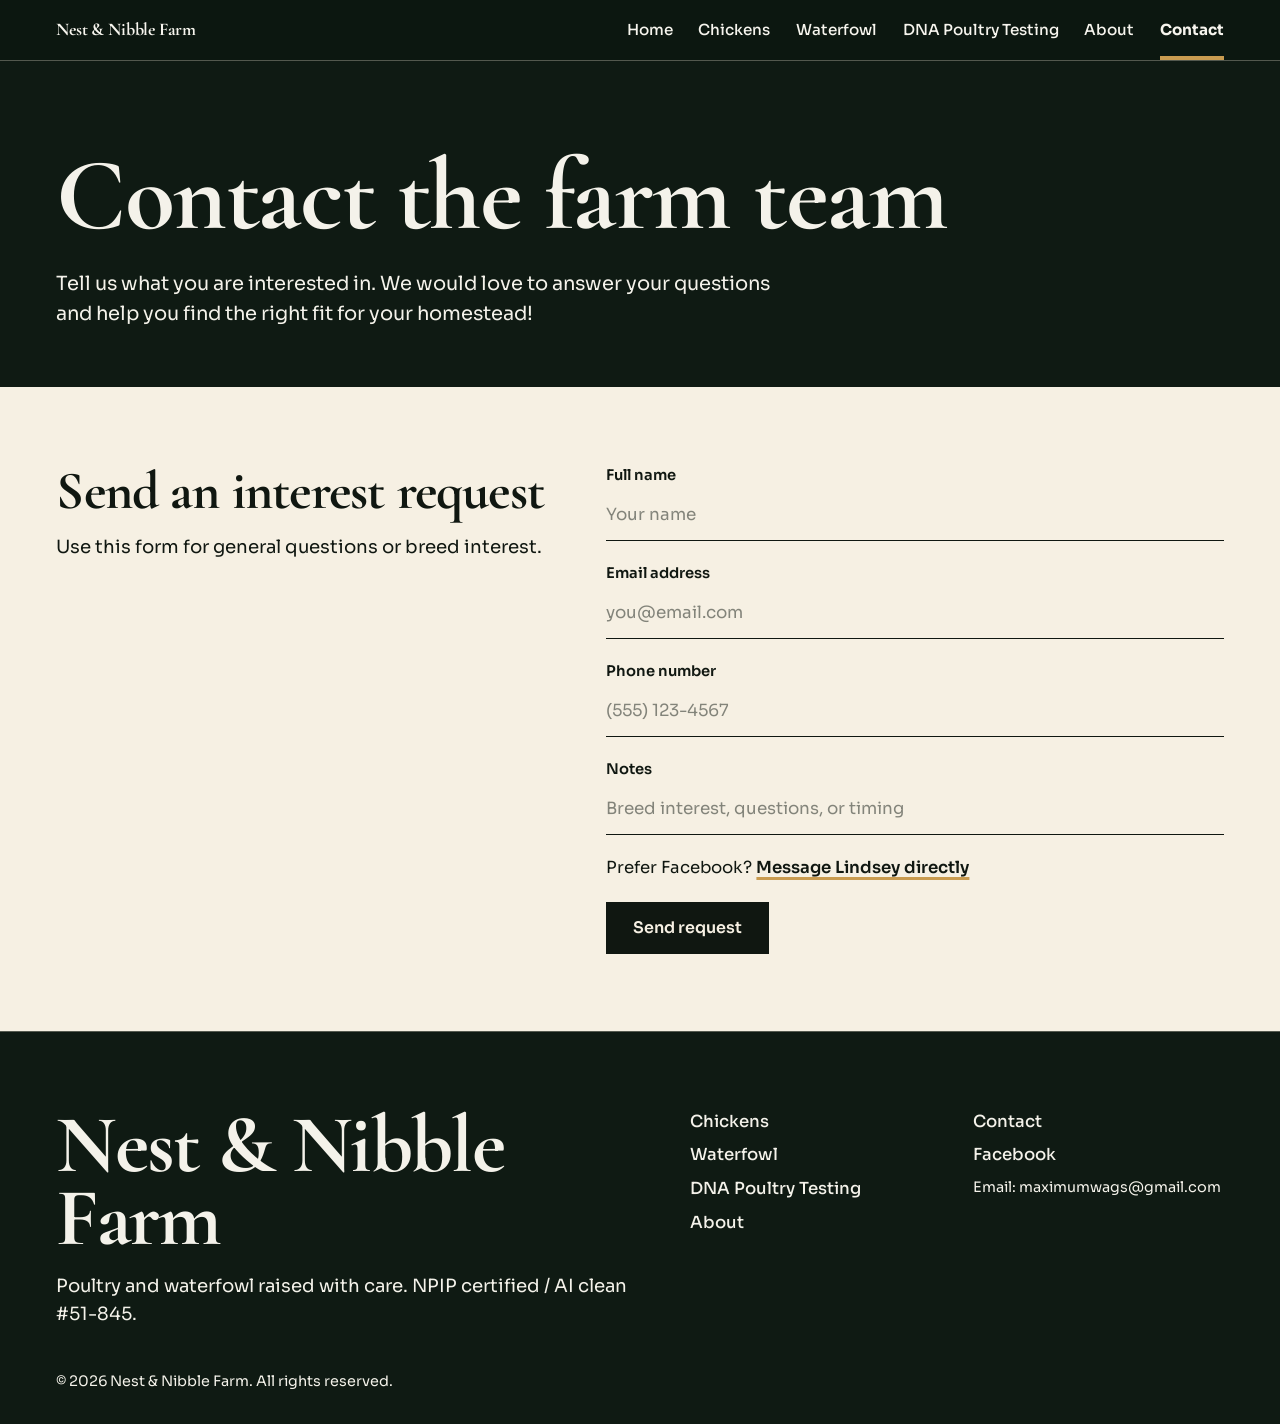
<file: contact.html>
<!DOCTYPE html>
<html lang="en">
  <head>
    <meta charset="UTF-8" />
    <meta name="viewport" content="width=device-width, initial-scale=1.0" />
    <title>Contact | Nest &amp; Nibble Farm</title>
    <meta name="description" content="Contact Nest &amp; Nibble Farm about current availability, breed interest, and farm updates." />
    <link rel="preconnect" href="https://fonts.googleapis.com" />
    <link rel="preconnect" href="https://fonts.gstatic.com" crossorigin />
    <link
      href="https://fonts.googleapis.com/css2?family=Cormorant+Garamond:wght@400;500;600;700&family=Sora:wght@300;400;500;600&display=swap"
      rel="stylesheet"
    />
    <link rel="stylesheet" href="css/styles.css?v=20261002j" />
  </head>
  <body>
    <a class="skip-link" href="#main">Skip to content</a>
    <header class="site-header">
      <div class="header-inner">
        <a class="logo" href="index.html">Nest &amp; Nibble Farm</a>
        <button class="nav-toggle" type="button" data-nav-toggle aria-expanded="false">Menu</button>
        <nav>
          <div class="nav-links" data-nav-menu>
              <a href="index.html">Home</a>
              <a href="chickens.html">Chickens</a>
              <a href="waterfowl.html">Waterfowl</a>
              <a href="dna-poultry-testing.html">DNA Poultry Testing</a>
              <a href="about.html">About</a>
              <a href="contact.html" aria-current="page">Contact</a>
          </div>
        </nav>
      </div>
    </header>

    <main id="main">
      <section class="page-hero page-hero--long g-blue" data-scrub="exit">
        <h1>Contact the farm team</h1>
        <p>
          Tell us what you are interested in. We would love to answer your questions and help you find the right fit for your homestead!
        </p>
      </section>

      <section class="wrap g-chalk">
        <div class="waitlist-section">
          <h2 class="section-title">Send an interest request</h2>
          <p class="section-subtitle">
            Use this form for general questions or breed interest.
          </p>
          <form action="" method="post">
            <!-- TODO: Connect to Google Forms or backend endpoint. -->
            <div class="form-group">
              <label for="contact-name">Full name</label>
              <input id="contact-name" name="name" type="text" placeholder="Your name" required />
            </div>
            <div class="form-group">
              <label for="contact-email">Email address</label>
              <input id="contact-email" name="email" type="email" placeholder="you@email.com" required />
            </div>
            <div class="form-group">
              <label for="contact-phone">Phone number</label>
              <input id="contact-phone" name="phone" type="tel" placeholder="(555) 123-4567" required />
            </div>
            <div class="form-group">
              <label for="contact-notes">Notes</label>
              <input id="contact-notes" name="notes" type="text" placeholder="Breed interest, questions, or timing" />
            </div>
            <p class="facebook-option">
              Prefer Facebook?
              <a href="https://www.facebook.com/share/17Z3yvoeWp/?mibextid=wwXIfr" data-facebook-link target="_blank" rel="noopener">Message Lindsey directly</a>
            </p>
            <button class="btn btn-primary" type="submit">Send request</button>
          </form>
        </div>
      </section>
    </main>

    <footer class="site-footer">
      <div class="footer-grid">
        <div>
          <p class="footer-title">Nest &amp; Nibble Farm</p>
          <p class="section-subtitle">
            Poultry and waterfowl raised with care. NPIP certified / AI clean #51-845.
          </p>
        </div>
        <div class="footer-links">
          <a href="chickens.html">Chickens</a>
          <a href="waterfowl.html">Waterfowl</a>
          <a href="dna-poultry-testing.html">DNA Poultry Testing</a>
          <a href="about.html">About</a>
        </div>
        <div class="footer-links">
          <a href="contact.html">Contact</a>
          <a href="https://www.facebook.com/share/17Z3yvoeWp/?mibextid=wwXIfr" target="_blank" rel="noopener">Facebook</a>
          <span class="footer-meta">Email: maximumwags@gmail.com</span>
        </div>
      </div>
      <p class="footer-meta">&copy; <span data-year></span> Nest &amp; Nibble Farm. All rights reserved.</p>
    </footer>

    <script src="js/main.js?v=20261002j"></script>
  </body>
</html>
</file>
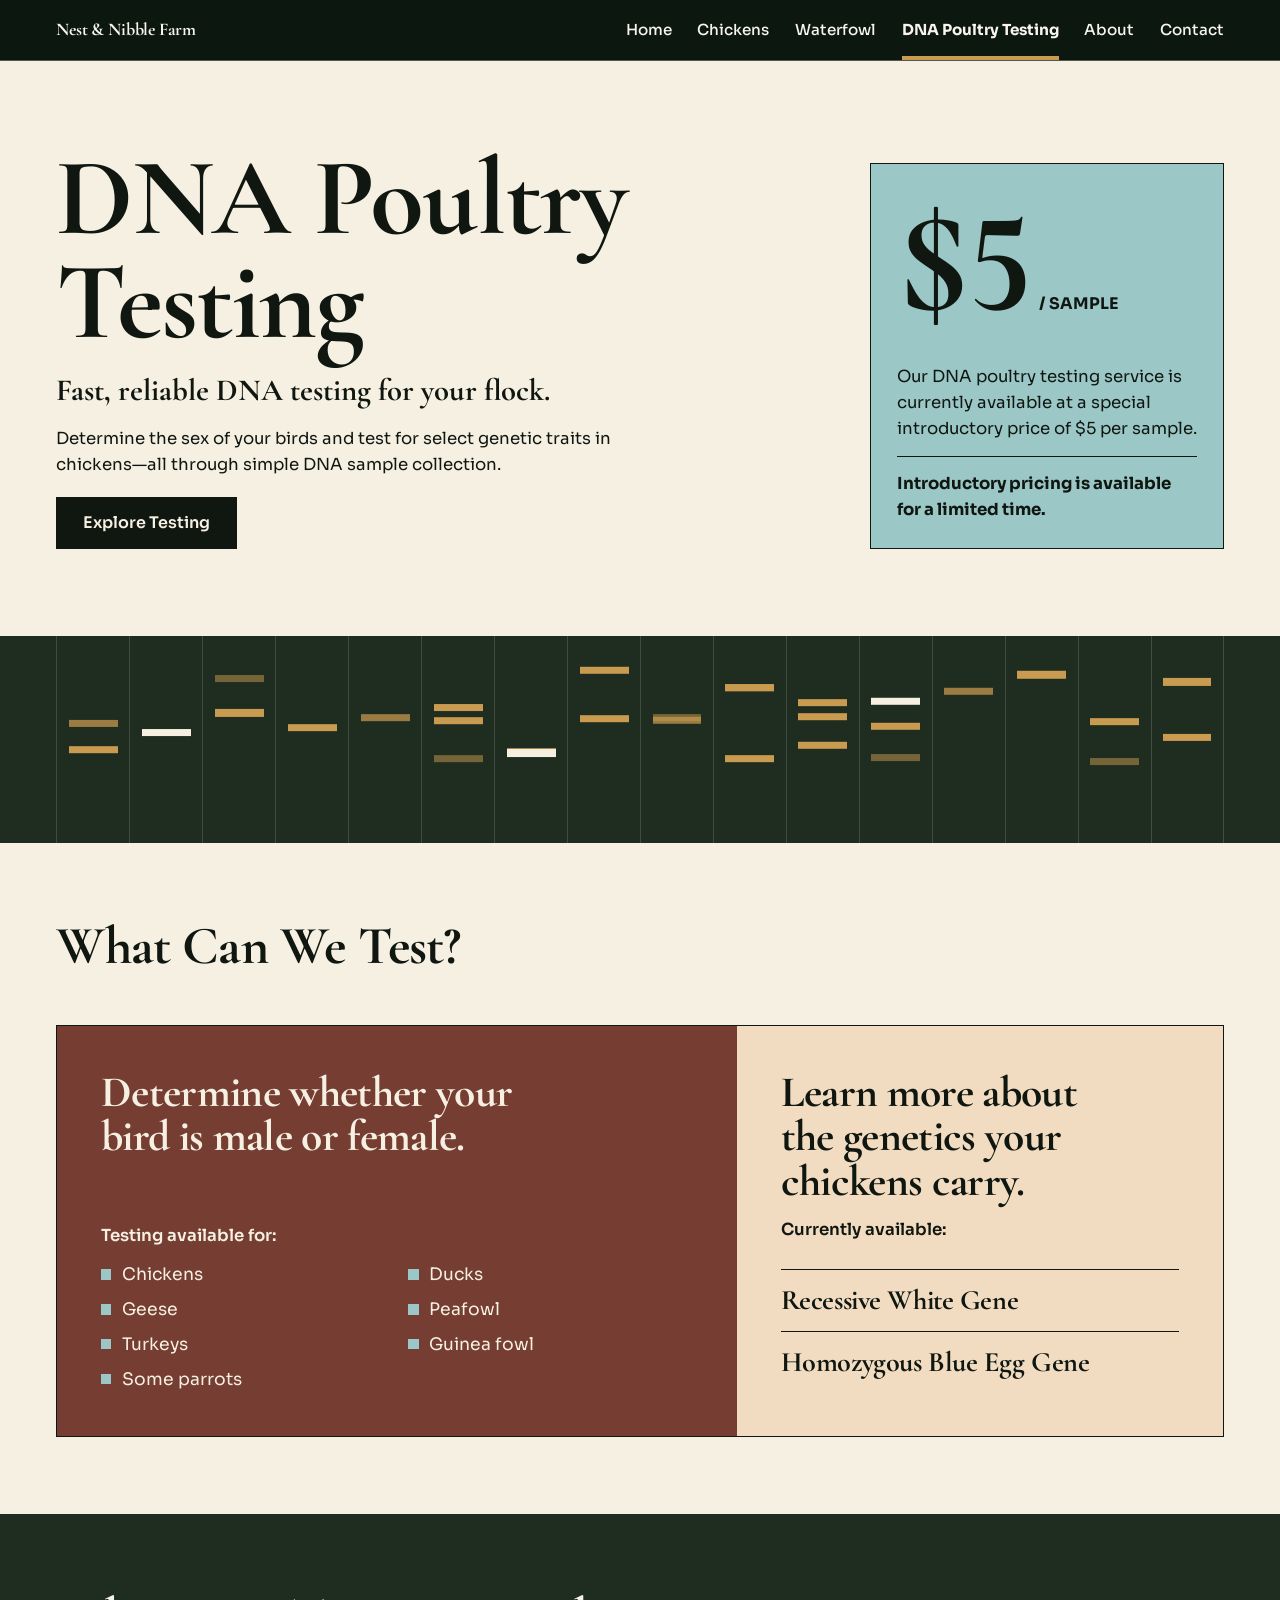
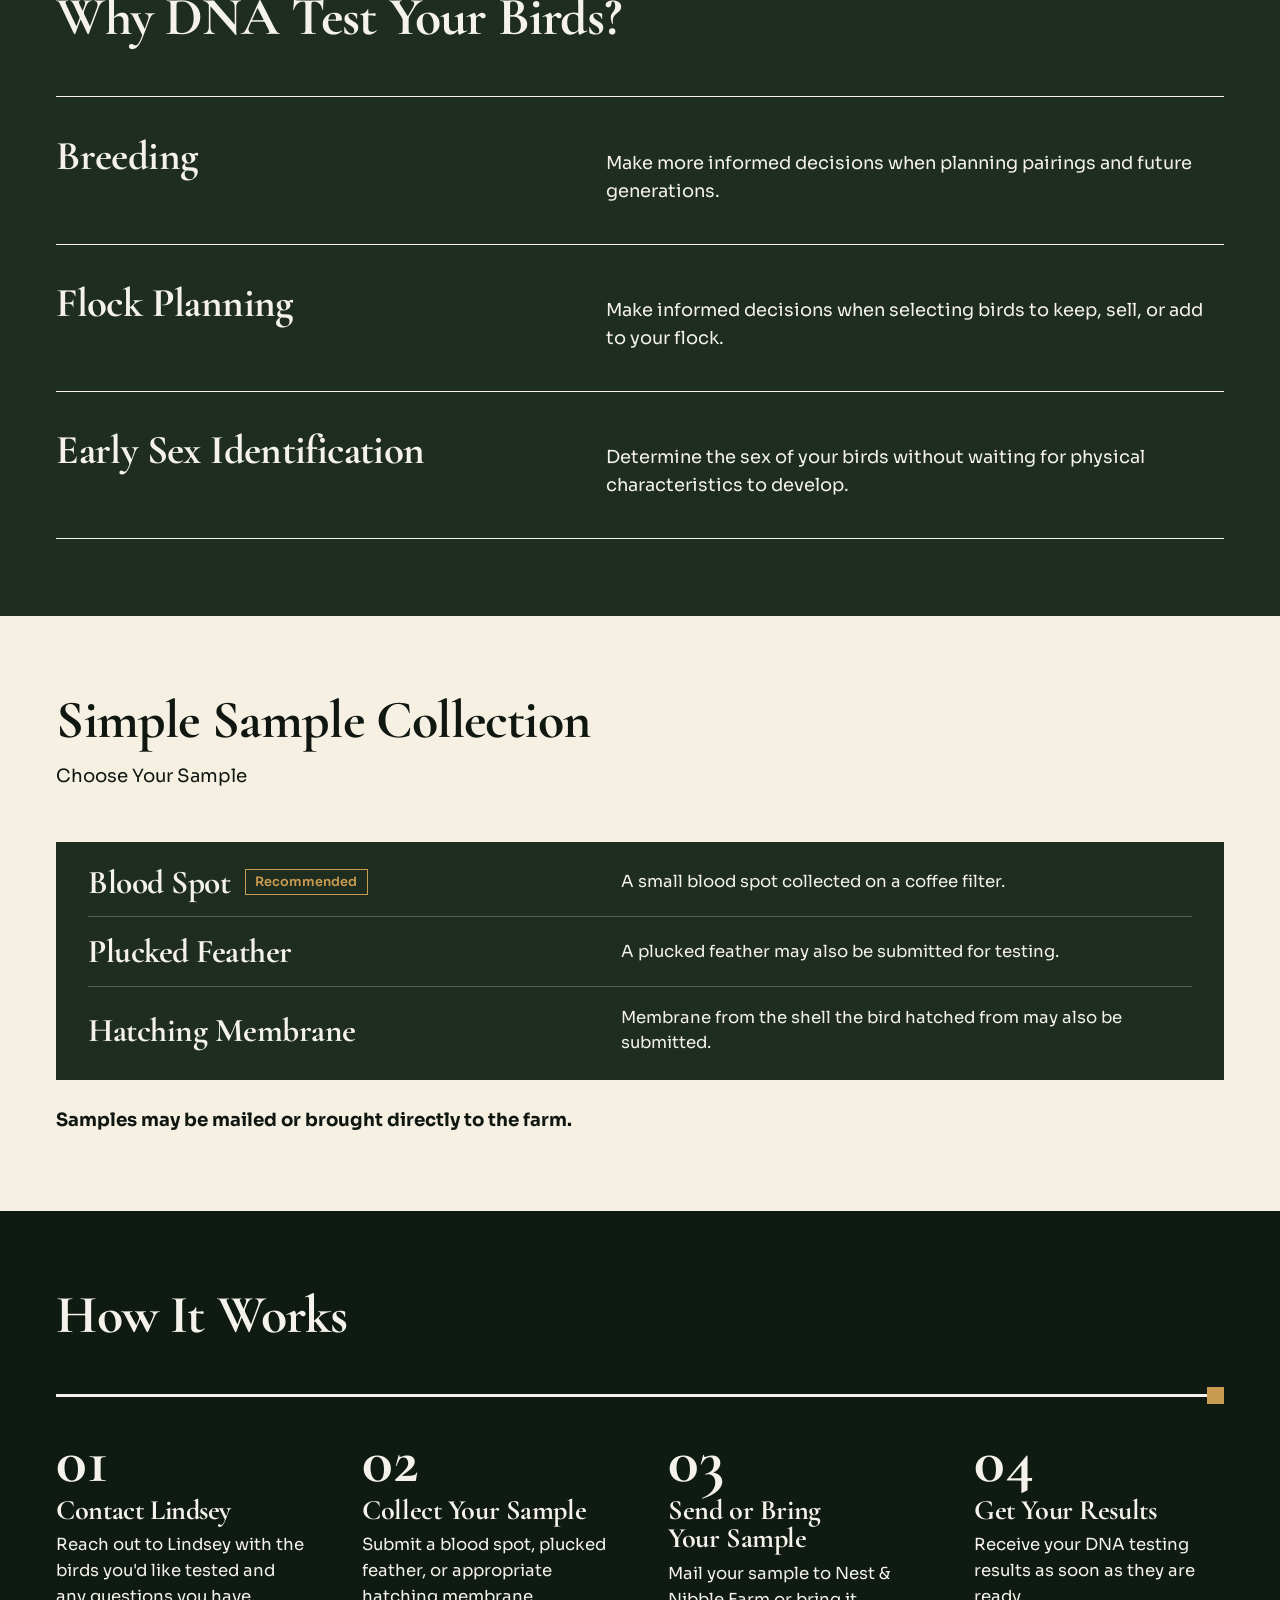
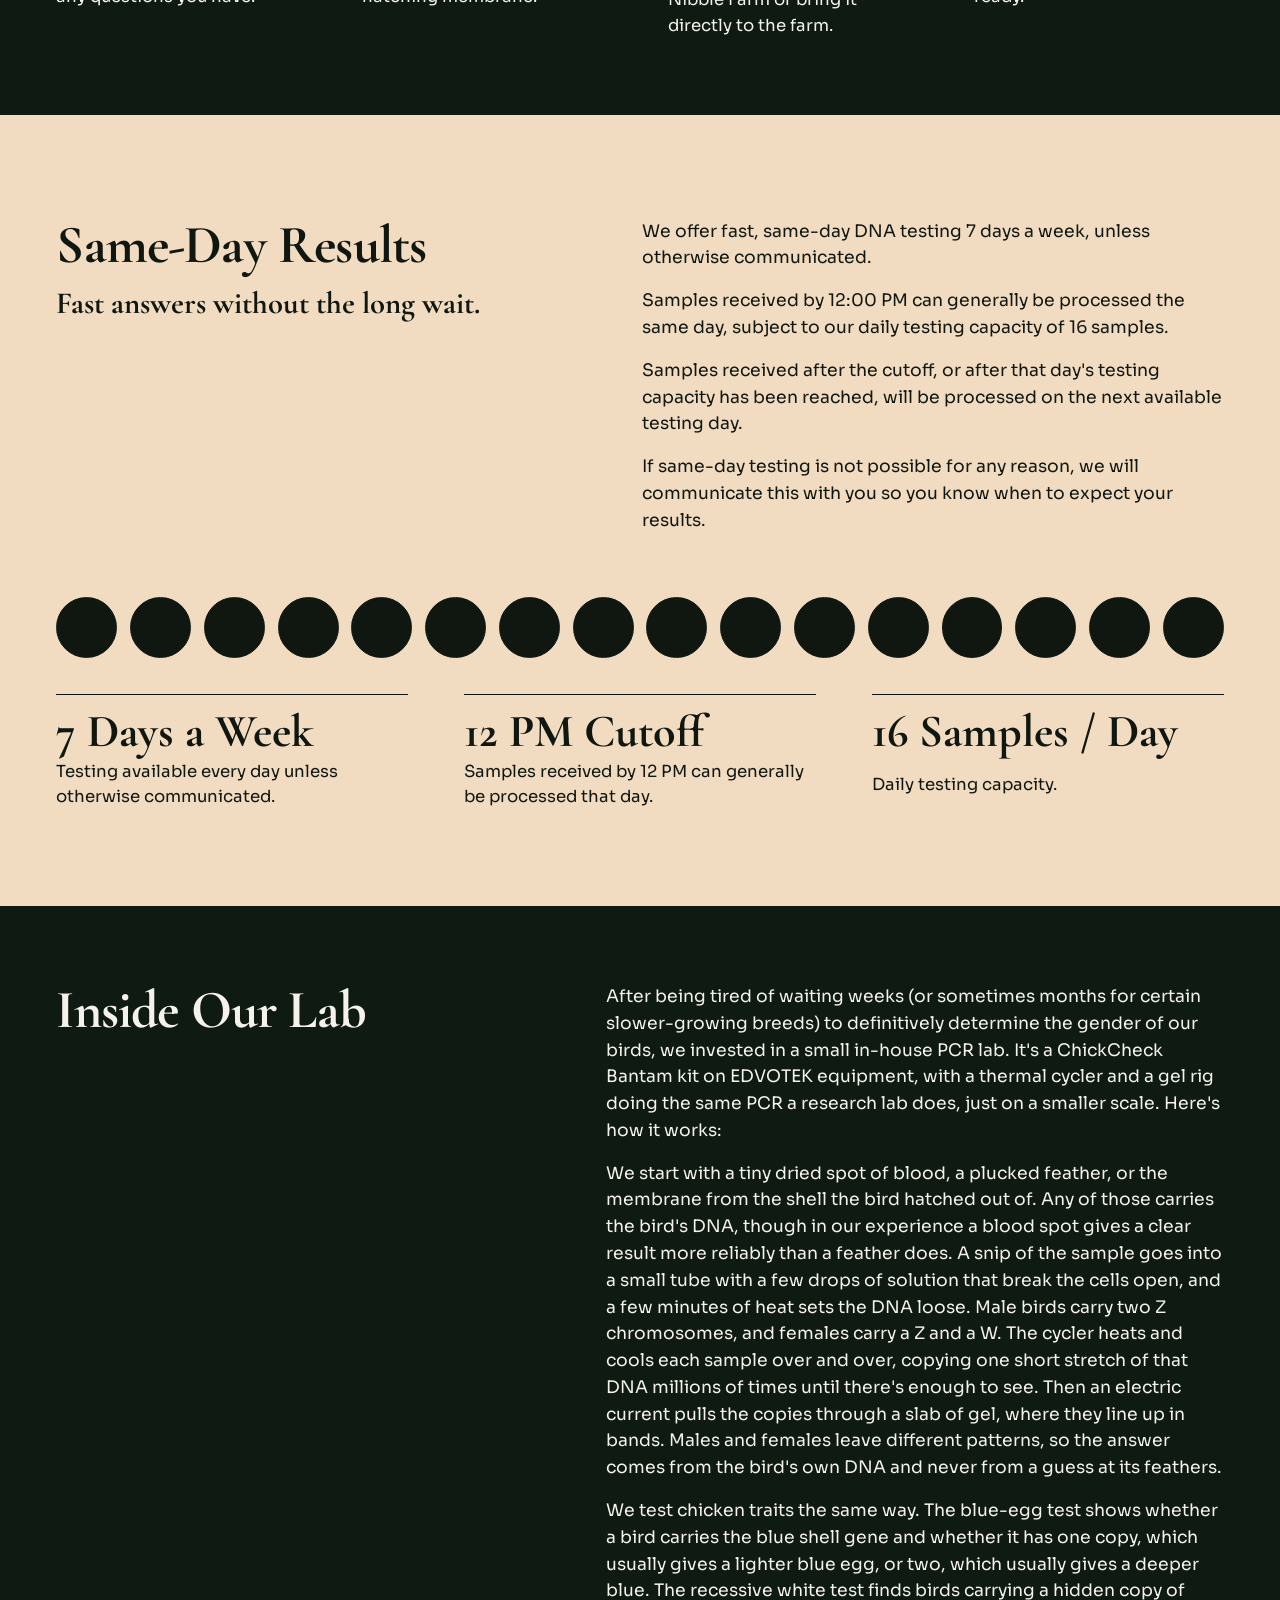
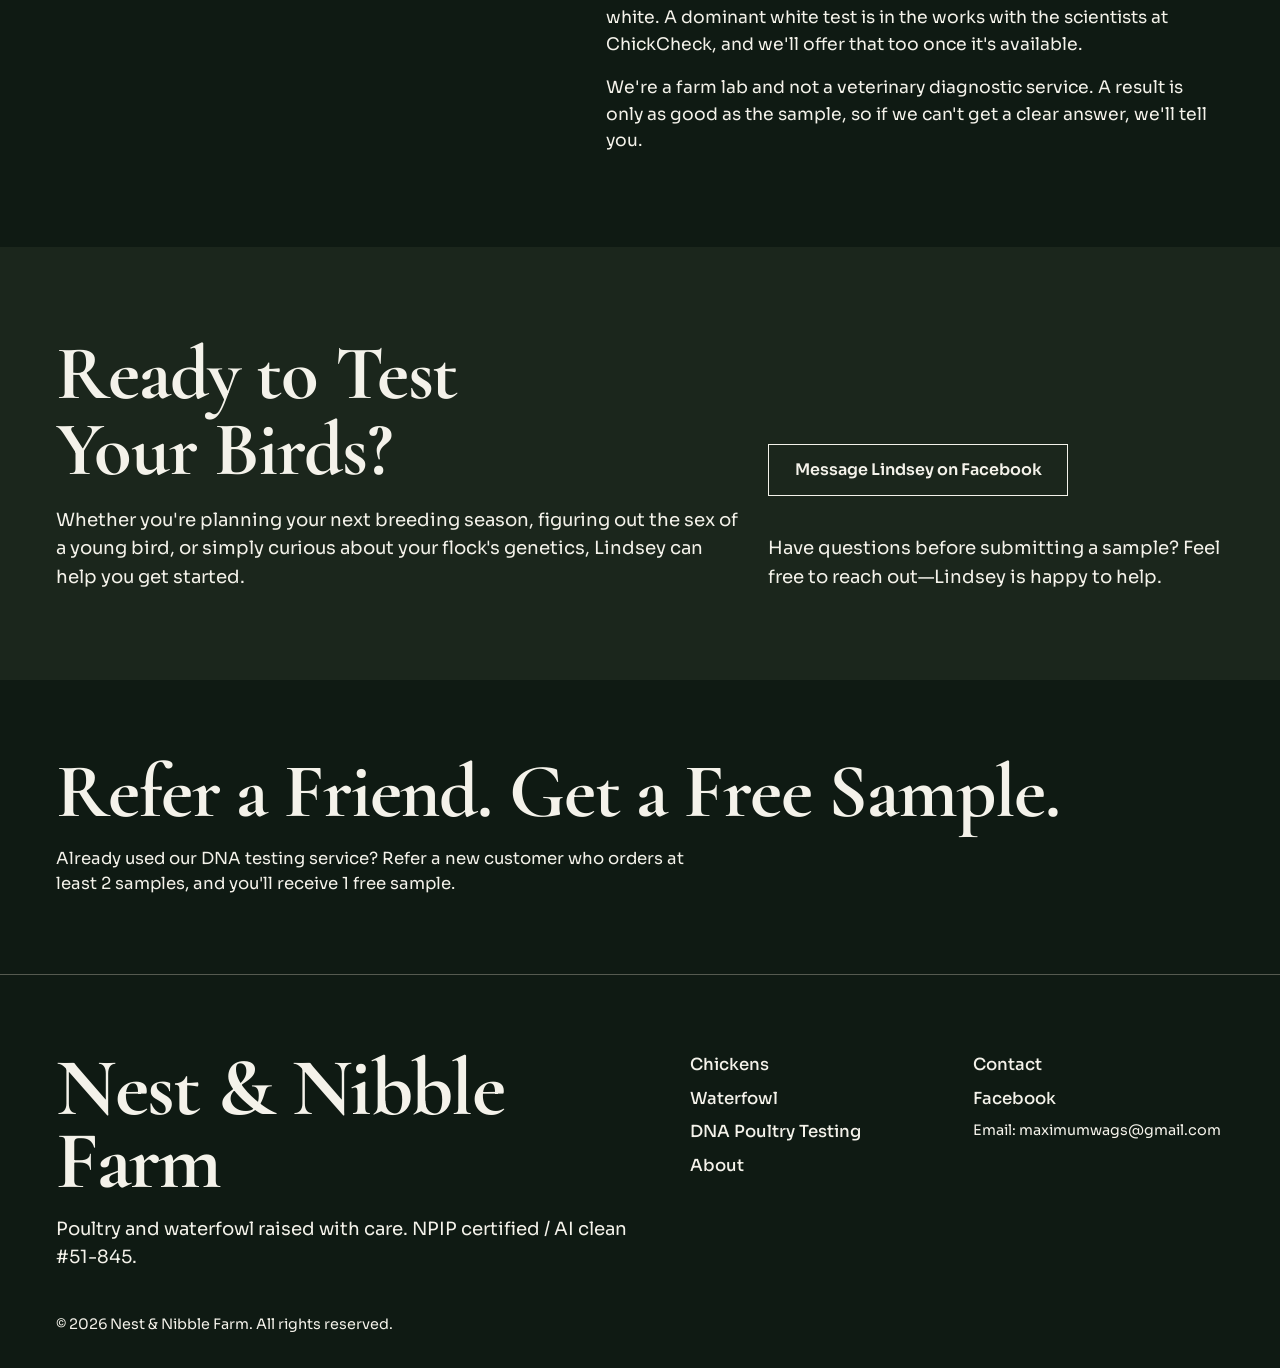
<file: dna-poultry-testing.html>
<!DOCTYPE html>
<html lang="en">
  <head>
    <meta charset="UTF-8" />
    <meta name="viewport" content="width=device-width, initial-scale=1.0" />
    <title>DNA Poultry Testing | Nest &amp; Nibble Farm</title>
    <meta name="description" content="Fast, reliable DNA testing for your flock, including poultry sex testing and select chicken genetic traits." />
    <link rel="preconnect" href="https://fonts.googleapis.com" />
    <link rel="preconnect" href="https://fonts.gstatic.com" crossorigin />
    <link
      href="https://fonts.googleapis.com/css2?family=Cormorant+Garamond:wght@400;500;600;700&family=Sora:wght@300;400;500;600&display=swap"
      rel="stylesheet"
    />
    <link rel="stylesheet" href="css/styles.css?v=20261002j" />
  </head>
  <body>
    <a class="skip-link" href="#main">Skip to content</a>
    <header class="site-header">
      <div class="header-inner">
        <a class="logo" href="index.html">Nest &amp; Nibble Farm</a>
        <button class="nav-toggle" type="button" data-nav-toggle aria-expanded="false">Menu</button>
        <nav>
          <div class="nav-links" data-nav-menu>
              <a href="index.html">Home</a>
              <a href="chickens.html">Chickens</a>
              <a href="waterfowl.html">Waterfowl</a>
              <a href="dna-poultry-testing.html" aria-current="page">DNA Poultry Testing</a>
              <a href="about.html">About</a>
              <a href="contact.html">Contact</a>
          </div>
        </nav>
      </div>
    </header>

    <main id="main">
      <section class="dna-hero g-chalk" data-scrub="exit">
        <div class="dna-hero-copy">
          <h1>DNA Poultry Testing</h1>
          <p class="dna-hero-lead">Fast, reliable DNA testing for your flock.</p>
          <p>Determine the sex of your birds and test for select genetic traits in chickens—all through simple DNA sample collection.</p>
          <a class="btn btn-primary" href="#testing">Explore Testing</a>
        </div>
        <aside class="dna-price-panel" aria-label="Introductory pricing">
          <p class="dna-price">$5 <span>/ SAMPLE</span></p>
          <p>Our DNA poultry testing service is currently available at a special introductory price of $5 per sample.</p>
          <p class="dna-price-note">Introductory pricing is available for a limited time.</p>
        </aside>
      </section>

      <div class="gel" data-scrub aria-hidden="true">
          <span><i style="--o:34%;--k:1.1"></i><i style="--o:30%;--k:0.6"></i></span>
          <span><i style="--o:30%;--k:0.85"></i></span>
          <span><i style="--o:4%;--k:0.85"></i><i style="--o:25%;--k:0.6"></i></span>
          <span><i style="--o:18%;--k:1.4"></i></span>
          <span><i style="--o:13%;--k:1.4"></i></span>
          <span><i style="--o:33%;--k:1.4"></i><i style="--o:18%;--k:0.85"></i><i style="--o:20%;--k:1.1"></i></span>
          <span><i style="--o:35%;--k:1.1"></i><i style="--o:40%;--k:0.85"></i></span>
          <span><i style="--o:9%;--k:0.35"></i><i style="--o:19%;--k:1.1"></i></span>
          <span><i style="--o:23%;--k:0.85"></i><i style="--o:33%;--k:0.35"></i></span>
          <span><i style="--o:4%;--k:1.1"></i><i style="--o:4%;--k:1.1"></i><i style="--o:33%;--k:1.4"></i></span>
          <span><i style="--o:45%;--k:0.35"></i><i style="--o:18%;--k:1.1"></i><i style="--o:6%;--k:1.4"></i></span>
          <span><i style="--o:42%;--k:0.85"></i><i style="--o:36%;--k:0.35"></i><i style="--o:24%;--k:0.35"></i></span>
          <span><i style="--o:19%;--k:0.35"></i></span>
          <span><i style="--o:11%;--k:0.35"></i></span>
          <span><i style="--o:44%;--k:0.85"></i><i style="--o:15%;--k:1.4"></i></span>
          <span><i style="--o:37%;--k:0.6"></i><i style="--o:10%;--k:0.6"></i></span>
      </div>

      <section id="testing" class="wrap g-chalk">
        <div class="section-header">
          <h2 class="section-title">What Can We Test?</h2>
        </div>
        <div class="dna-service-grid">
          <article class="dna-service-card dna-service-card--sex">
            <div>
              <h3>Determine whether your bird is male or female.</h3>
            </div>
            <div class="dna-list-wrap">
              <p class="dna-list-title">Testing available for:</p>
              <ul class="dna-check-list">
                <li>Chickens</li>
                <li>Ducks</li>
                <li>Geese</li>
                <li>Peafowl</li>
                <li>Turkeys</li>
                <li>Guinea fowl</li>
                <li>Some parrots</li>
              </ul>
            </div>
          </article>
          <article class="dna-service-card dna-service-card--genetics">
            <div>
              <h3>Learn more about the genetics your chickens carry.</h3>
              <p>Currently available:</p>
            </div>
            <div class="dna-trait-list">
              <div><h4>Recessive White Gene</h4></div>
              <div><h4>Homozygous Blue Egg Gene</h4></div>
            </div>
          </article>
        </div>
      </section>

      <section class="wrap g-green">
        <div class="section-header">
          <h2 class="section-title">Why DNA Test Your Birds?</h2>
        </div>
        <div class="ledger">
          <article class="dna-benefit-card" data-scrub><h3>Breeding</h3><p>Make more informed decisions when planning pairings and future generations.</p></article>
          <article class="dna-benefit-card" data-scrub><h3>Flock Planning</h3><p>Make informed decisions when selecting birds to keep, sell, or add to your flock.</p></article>
          <article class="dna-benefit-card" data-scrub><h3>Early Sex Identification</h3><p>Determine the sex of your birds without waiting for physical characteristics to develop.</p></article>
        </div>
      </section>

      <section class="wrap g-chalk">
        <div class="section-header">
          <h2 class="section-title">Simple Sample Collection</h2>
          <p class="section-subtitle">Choose Your Sample</p>
        </div>
        <div class="dna-sample-grid">
          <article class="dna-sample-card"><h3>Blood Spot<span class="dna-recommendation">Recommended</span></h3><p>A small blood spot collected on a coffee filter.</p></article>
          <article class="dna-sample-card"><h3>Plucked Feather</h3><p>A plucked feather may also be submitted for testing.</p></article>
          <article class="dna-sample-card"><h3>Hatching Membrane</h3><p>Membrane from the shell the bird hatched from may also be submitted.</p></article>
        </div>
        <p class="dna-mail-note">Samples may be mailed or brought directly to the farm.</p>
      </section>

      <section class="wrap g-blue">
        <div class="section-header">
          <h2 class="section-title">How It Works</h2>
        </div>
        <ol class="dna-steps" data-scrub>
          <li><span>01</span><div><h3>Contact Lindsey</h3><p>Reach out to Lindsey with the birds you'd like tested and any questions you have.</p></div></li>
          <li><span>02</span><div><h3>Collect Your Sample</h3><p>Submit a blood spot, plucked feather, or appropriate hatching membrane.</p></div></li>
          <li><span>03</span><div><h3>Send or Bring Your Sample</h3><p>Mail your sample to Nest &amp; Nibble Farm or bring it directly to the farm.</p></div></li>
          <li><span>04</span><div><h3>Get Your Results</h3><p>Receive your DNA testing results as soon as they are ready.</p></div></li>
        </ol>
      </section>

      <section class="g-cream">
        <div class="dna-sameday-intro">
          <div class="section-header">
            <h2 class="section-title">Same-Day Results</h2>
            <p class="dna-sameday-lead">Fast answers without the long wait.</p>
          </div>
          <div class="dna-sameday-copy">
            <p>We offer fast, same-day DNA testing 7 days a week, unless otherwise communicated.</p>
            <p>Samples received by 12:00 PM can generally be processed the same day, subject to our daily testing capacity of 16 samples.</p>
            <p>Samples received after the cutoff, or after that day's testing capacity has been reached, will be processed on the next available testing day.</p>
            <p>If same-day testing is not possible for any reason, we will communicate this with you so you know when to expect your results.</p>
          </div>
        </div>
        <div class="wells-scene" data-scrub>
          <div class="wells-pin">
            <div class="rack" aria-hidden="true"><i style="--i:0"></i><i style="--i:1"></i><i style="--i:2"></i><i style="--i:3"></i><i style="--i:4"></i><i style="--i:5"></i><i style="--i:6"></i><i style="--i:7"></i><i style="--i:8"></i><i style="--i:9"></i><i style="--i:10"></i><i style="--i:11"></i><i style="--i:12"></i><i style="--i:13"></i><i style="--i:14"></i><i style="--i:15"></i></div>
            <div class="dna-timing-grid">
              <div><strong>7 Days a Week</strong><span>Testing available every day unless otherwise communicated.</span></div>
              <div><strong>12 PM Cutoff</strong><span>Samples received by 12 PM can generally be processed that day.</span></div>
              <div><strong>16 Samples / Day</strong><span>Daily testing capacity.</span></div>
            </div>
          </div>
        </div>
      </section>

      <section class="wrap g-blue">
        <div class="dna-method">
          <div class="section-header">
            <h2 class="section-title">Inside Our Lab</h2>
          </div>
          <div class="dna-method-copy">
            <p>After being tired of waiting weeks (or sometimes months for certain slower-growing breeds) to definitively determine the gender of our birds, we invested in a small in-house PCR lab. It's a ChickCheck Bantam kit on EDVOTEK equipment, with a thermal cycler and a gel rig doing the same PCR a research lab does, just on a smaller scale. Here's how it works:</p>
          </div>
          <div class="dna-method-rest is-wide">
            <p>We start with a tiny dried spot of blood, a plucked feather, or the membrane from the shell the bird hatched out of. Any of those carries the bird's DNA, though in our experience a blood spot gives a clear result more reliably than a feather does. A snip of the sample goes into a small tube with a few drops of solution that break the cells open, and a few minutes of heat sets the DNA loose. Male birds carry two Z chromosomes, and females carry a Z and a W. The cycler heats and cools each sample over and over, copying one short stretch of that DNA millions of times until there's enough to see. Then an electric current pulls the copies through a slab of gel, where they line up in bands. Males and females leave different patterns, so the answer comes from the bird's own DNA and never from a guess at its feathers.</p>
            <p>We test chicken traits the same way. The blue-egg test shows whether a bird carries the blue shell gene and whether it has one copy, which usually gives a lighter blue egg, or two, which usually gives a deeper blue. The recessive white test finds birds carrying a hidden copy of white. A dominant white test is in the works with the scientists at ChickCheck, and we'll offer that too once it's available.</p>
            <p>We're a farm lab and not a veterinary diagnostic service. A result is only as good as the sample, so if we can't get a clear answer, we'll tell you.</p>
          </div>
        </div>
      </section>

      <section class="cta dna-final-cta g-choc" data-scrub>
        <div>
          <h2>Ready to Test Your Birds?</h2>
          <p>Whether you're planning your next breeding season, figuring out the sex of a young bird, or simply curious about your flock's genetics, Lindsey can help you get started.</p>
        </div>
        <div class="dna-final-action">
          <a class="btn btn-outline" href="https://www.facebook.com/share/17Z3yvoeWp/?mibextid=wwXIfr" data-facebook-link target="_blank" rel="noopener">Message Lindsey on Facebook</a>
          <p>Have questions before submitting a sample? Feel free to reach out—Lindsey is happy to help.</p>
        </div>
      </section>

      <section class="wrap g-blue">
        <div class="dna-referral">
          <div><h2>Refer a Friend. Get a Free Sample.</h2><p>Already used our DNA testing service? Refer a new customer who orders at least 2 samples, and you'll receive 1 free sample.</p></div>
        </div>
      </section>
    </main>

    <footer class="site-footer">
      <div class="footer-grid">
        <div>
          <p class="footer-title">Nest &amp; Nibble Farm</p>
          <p class="section-subtitle">
            Poultry and waterfowl raised with care. NPIP certified / AI clean #51-845.
          </p>
        </div>
        <div class="footer-links">
          <a href="chickens.html">Chickens</a>
          <a href="waterfowl.html">Waterfowl</a>
          <a href="dna-poultry-testing.html">DNA Poultry Testing</a>
          <a href="about.html">About</a>
        </div>
        <div class="footer-links">
          <a href="contact.html">Contact</a>
          <a href="https://www.facebook.com/share/17Z3yvoeWp/?mibextid=wwXIfr" target="_blank" rel="noopener">Facebook</a>
          <span class="footer-meta">Email: maximumwags@gmail.com</span>
        </div>
      </div>
      <p class="footer-meta">&copy; <span data-year></span> Nest &amp; Nibble Farm. All rights reserved.</p>
    </footer>

    <script src="js/main.js?v=20261002j"></script>
  </body>
</html>
</file>
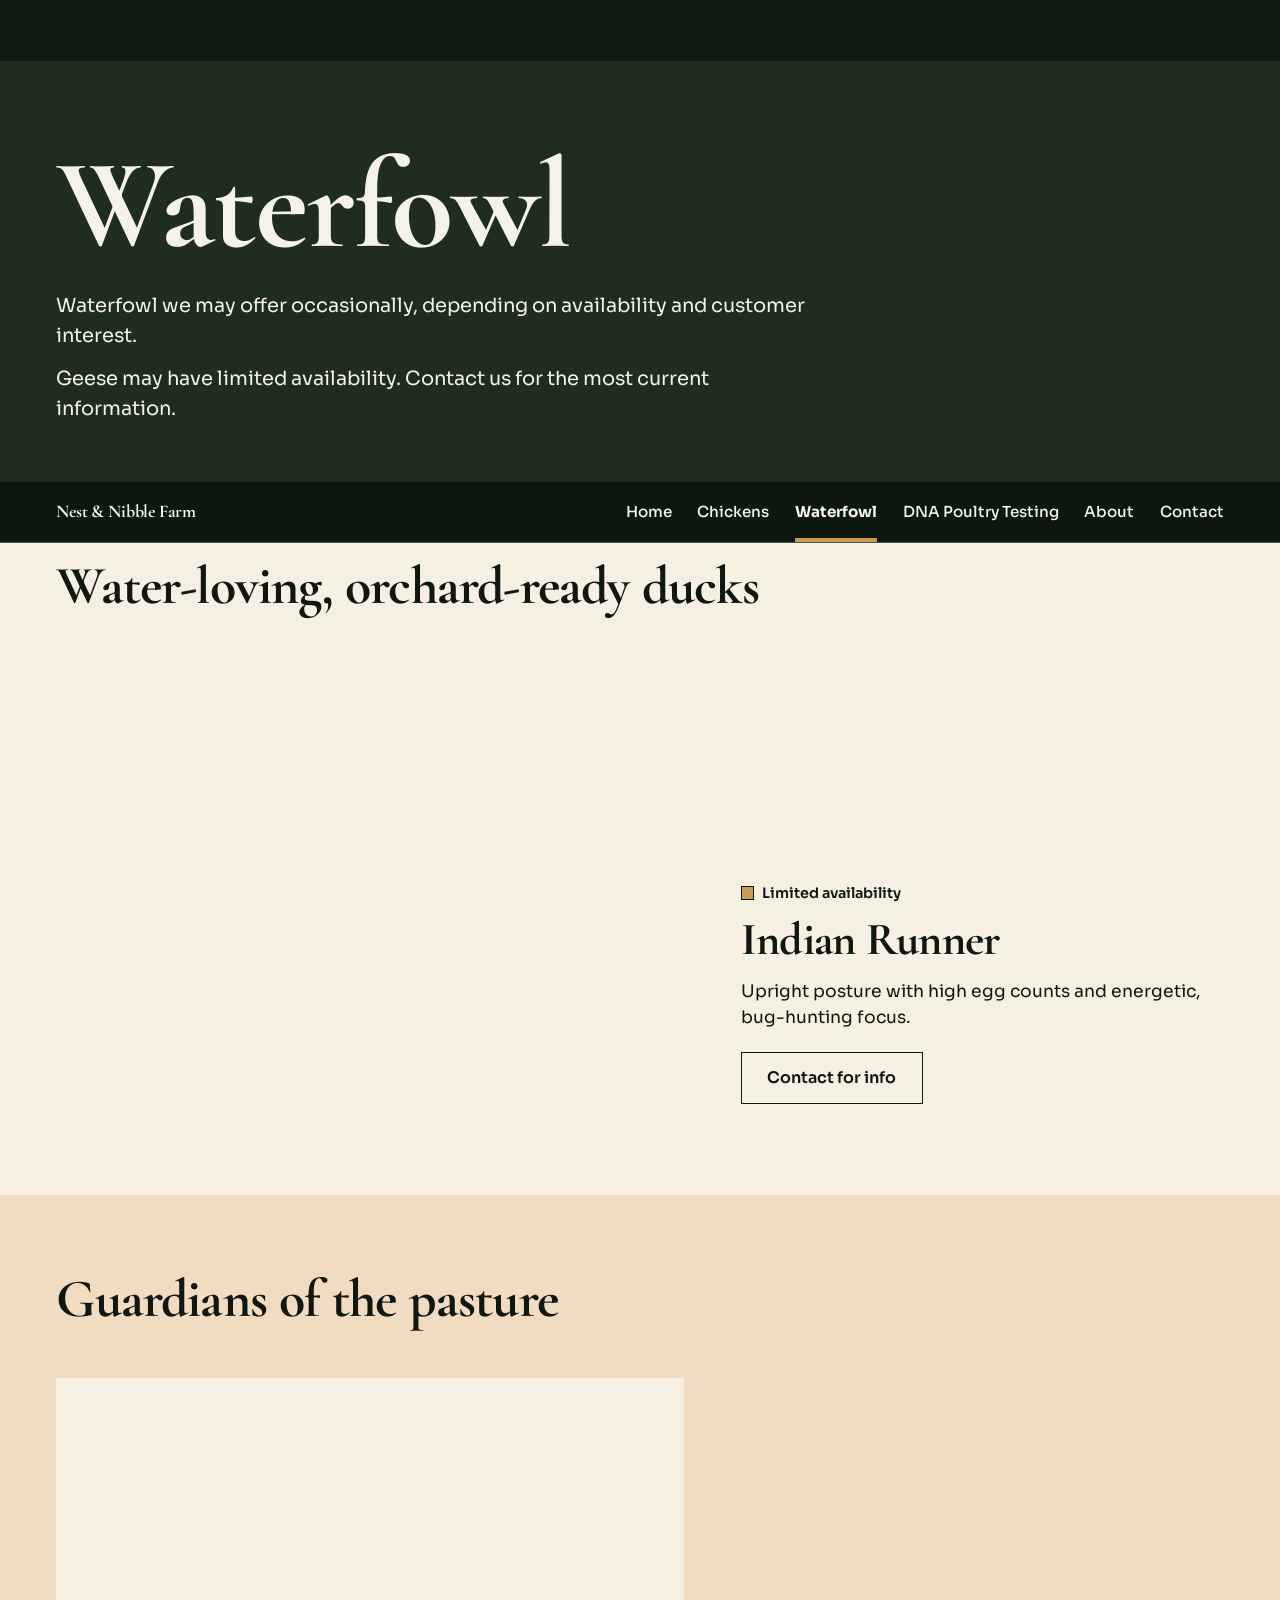
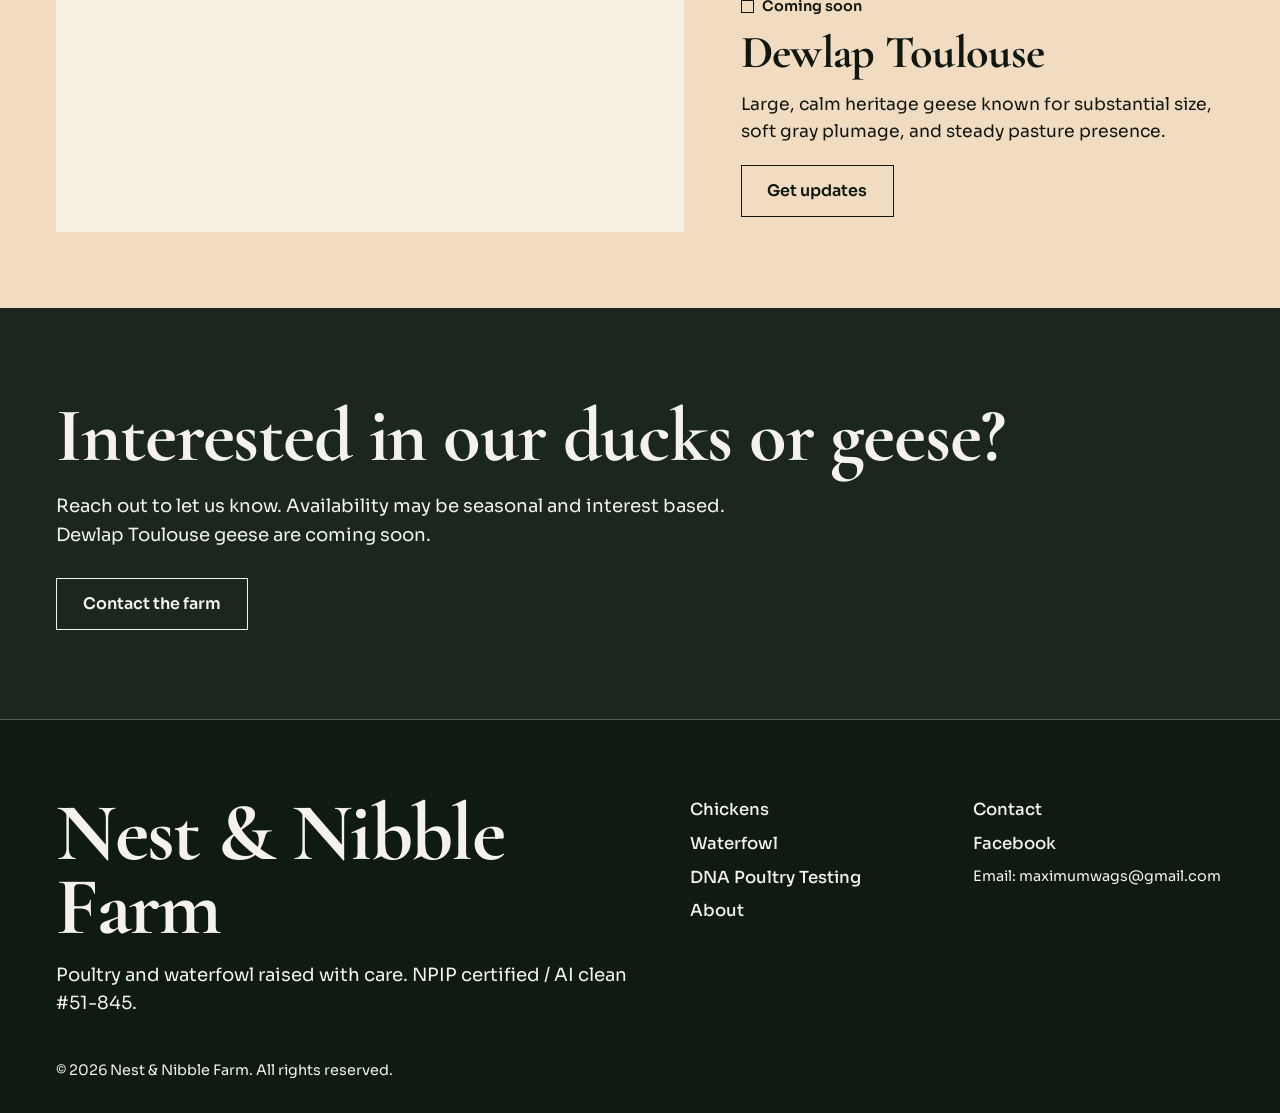
<file: ducks.html>
<!DOCTYPE html>
<html lang="en">
  <head>
    <meta charset="UTF-8" />
    <title>Ducks | Nest &amp; Nibble Farm</title>
    <meta http-equiv="refresh" content="0; url=waterfowl.html#ducks" />
    <link rel="canonical" href="waterfowl.html" />
  </head>
  <body>
    <p>Ducks are now on the <a href="waterfowl.html#ducks">Waterfowl page</a>.</p>
  </body>
</html>
</file>
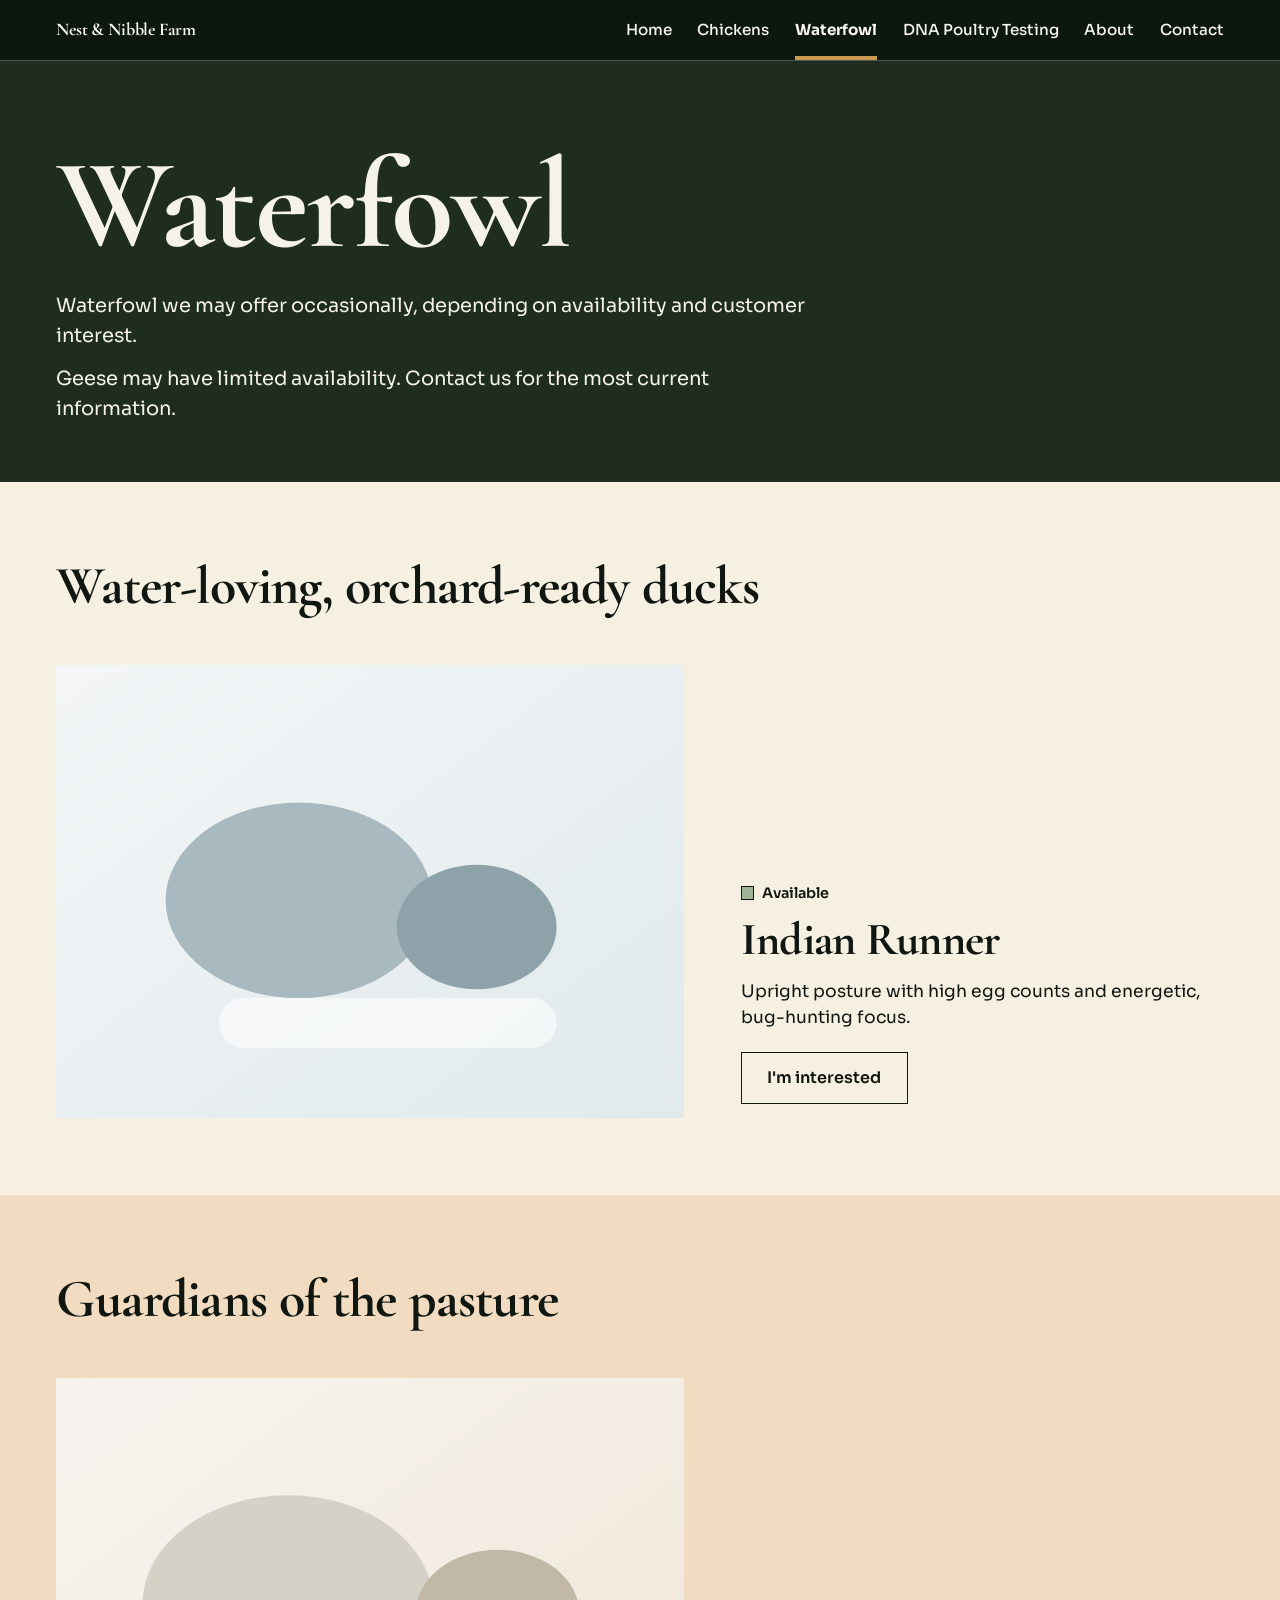
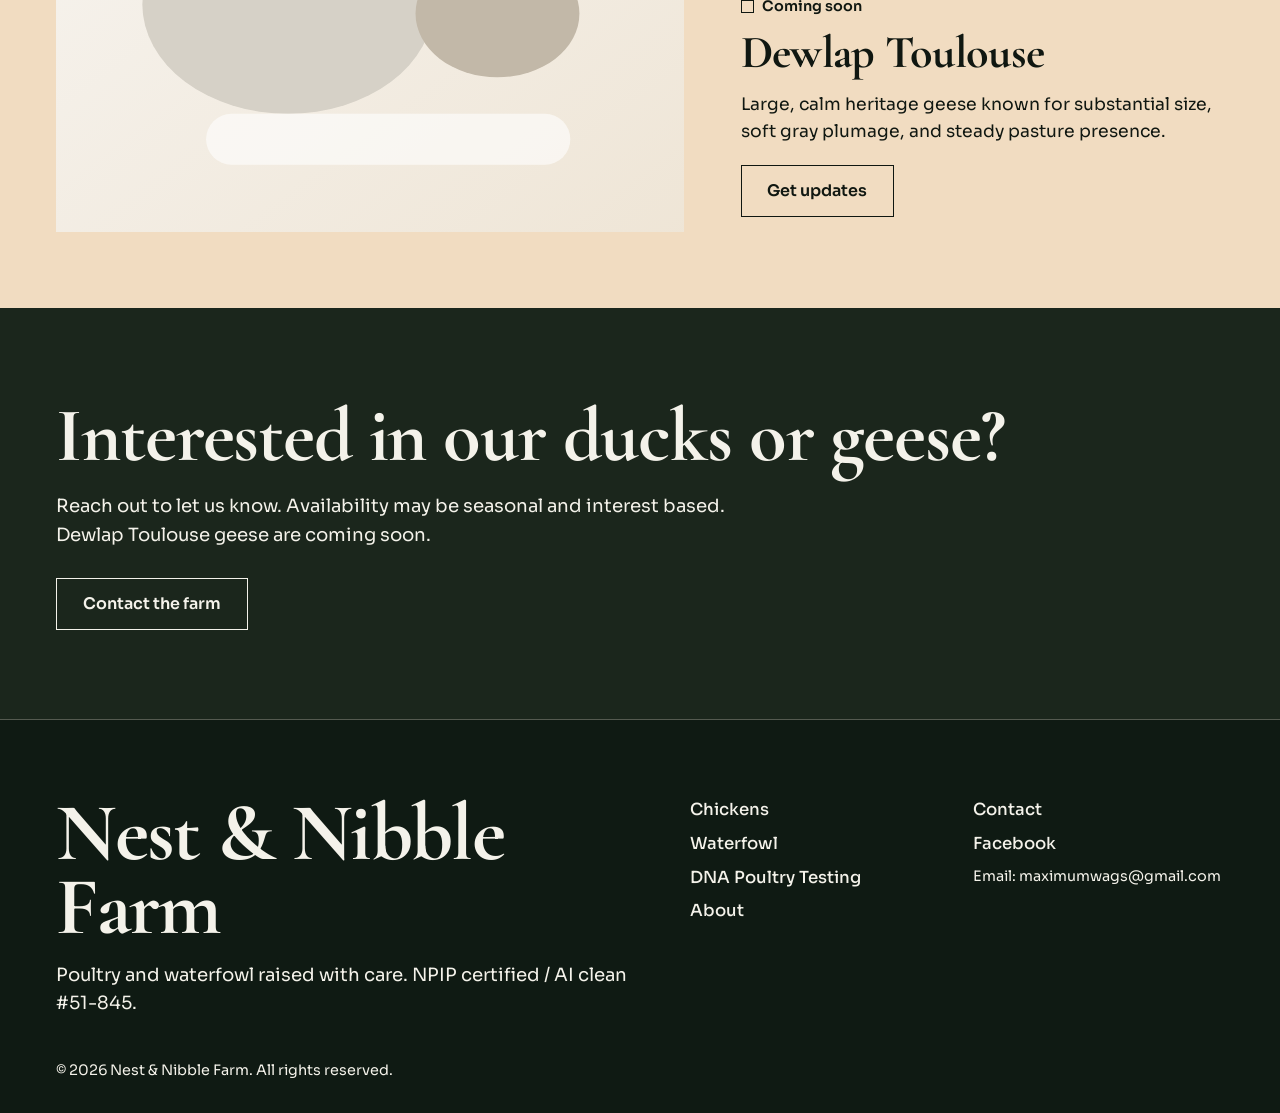
<file: geese.html>
<!DOCTYPE html>
<html lang="en">
  <head>
    <meta charset="UTF-8" />
    <title>Geese | Nest &amp; Nibble Farm</title>
    <meta http-equiv="refresh" content="0; url=waterfowl.html#geese" />
    <link rel="canonical" href="waterfowl.html" />
  </head>
  <body>
    <p>Geese are now on the <a href="waterfowl.html#geese">Waterfowl page</a>.</p>
  </body>
</html>
</file>
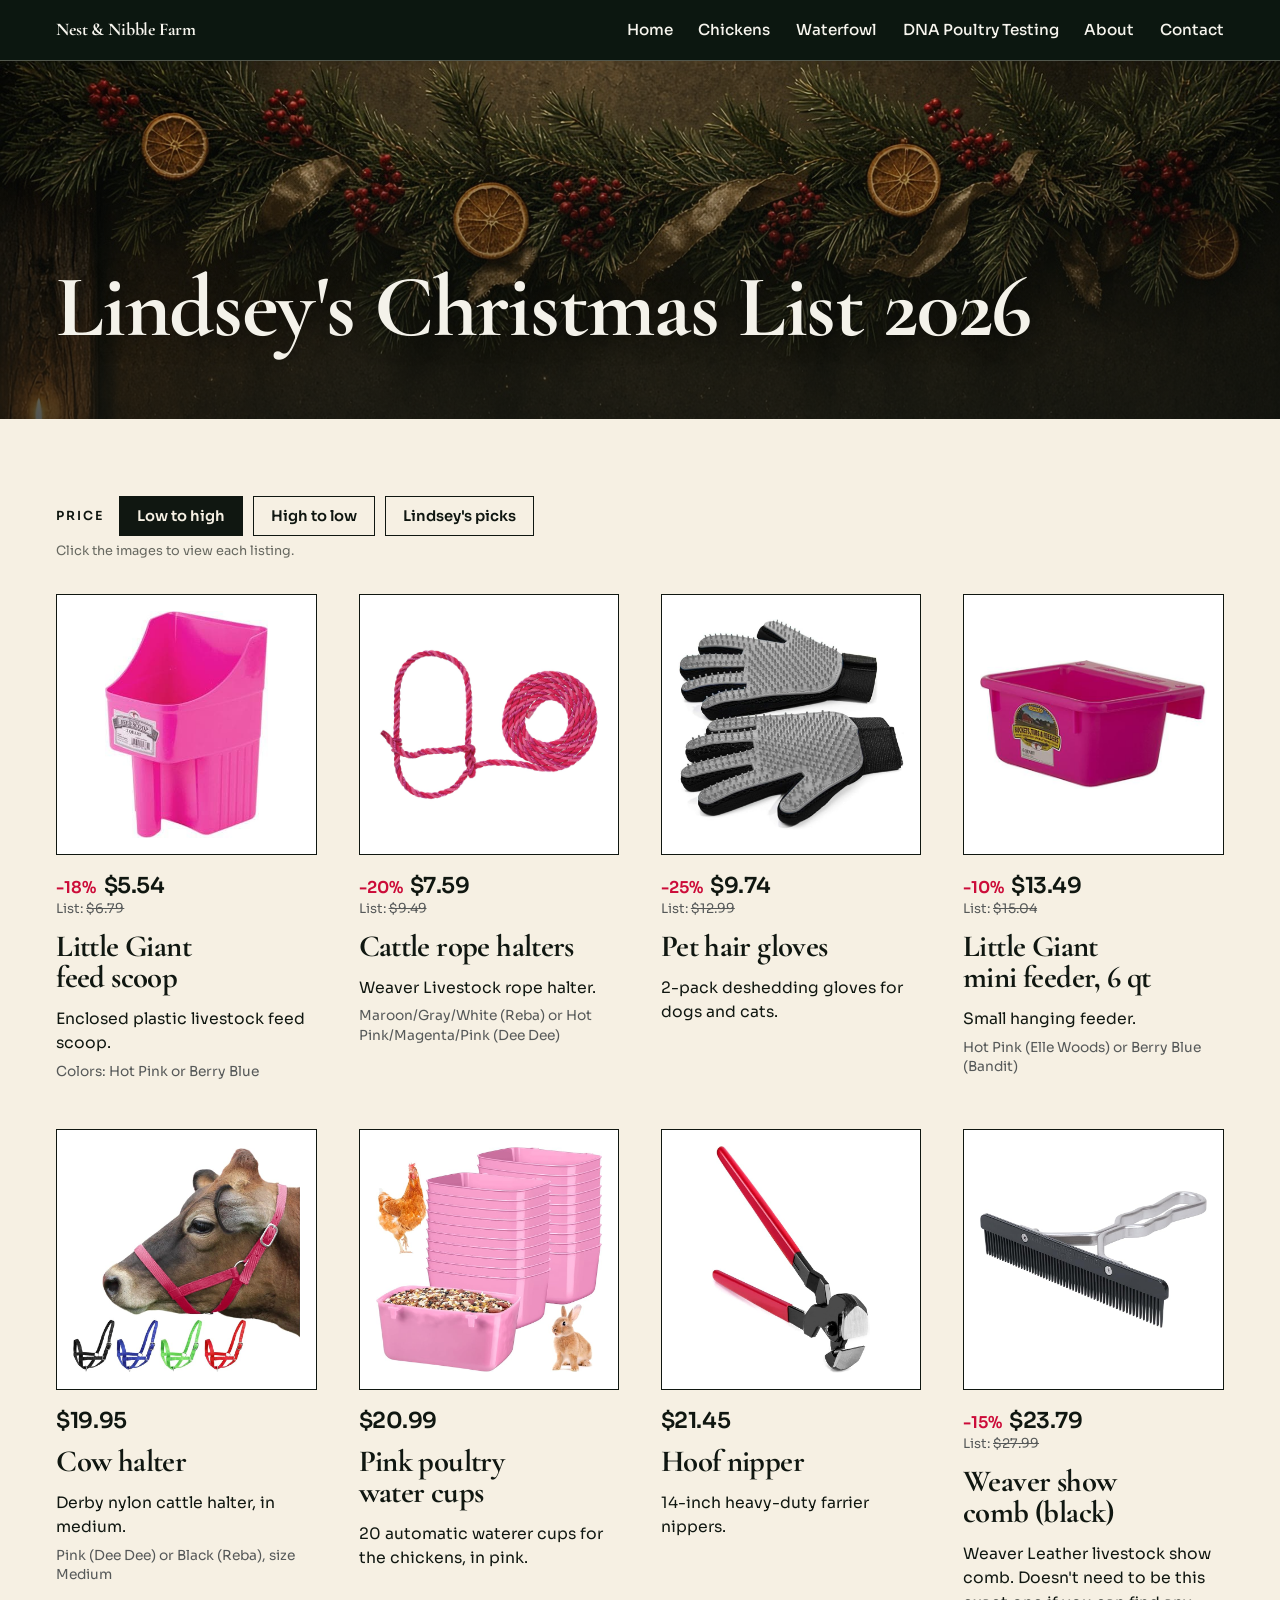
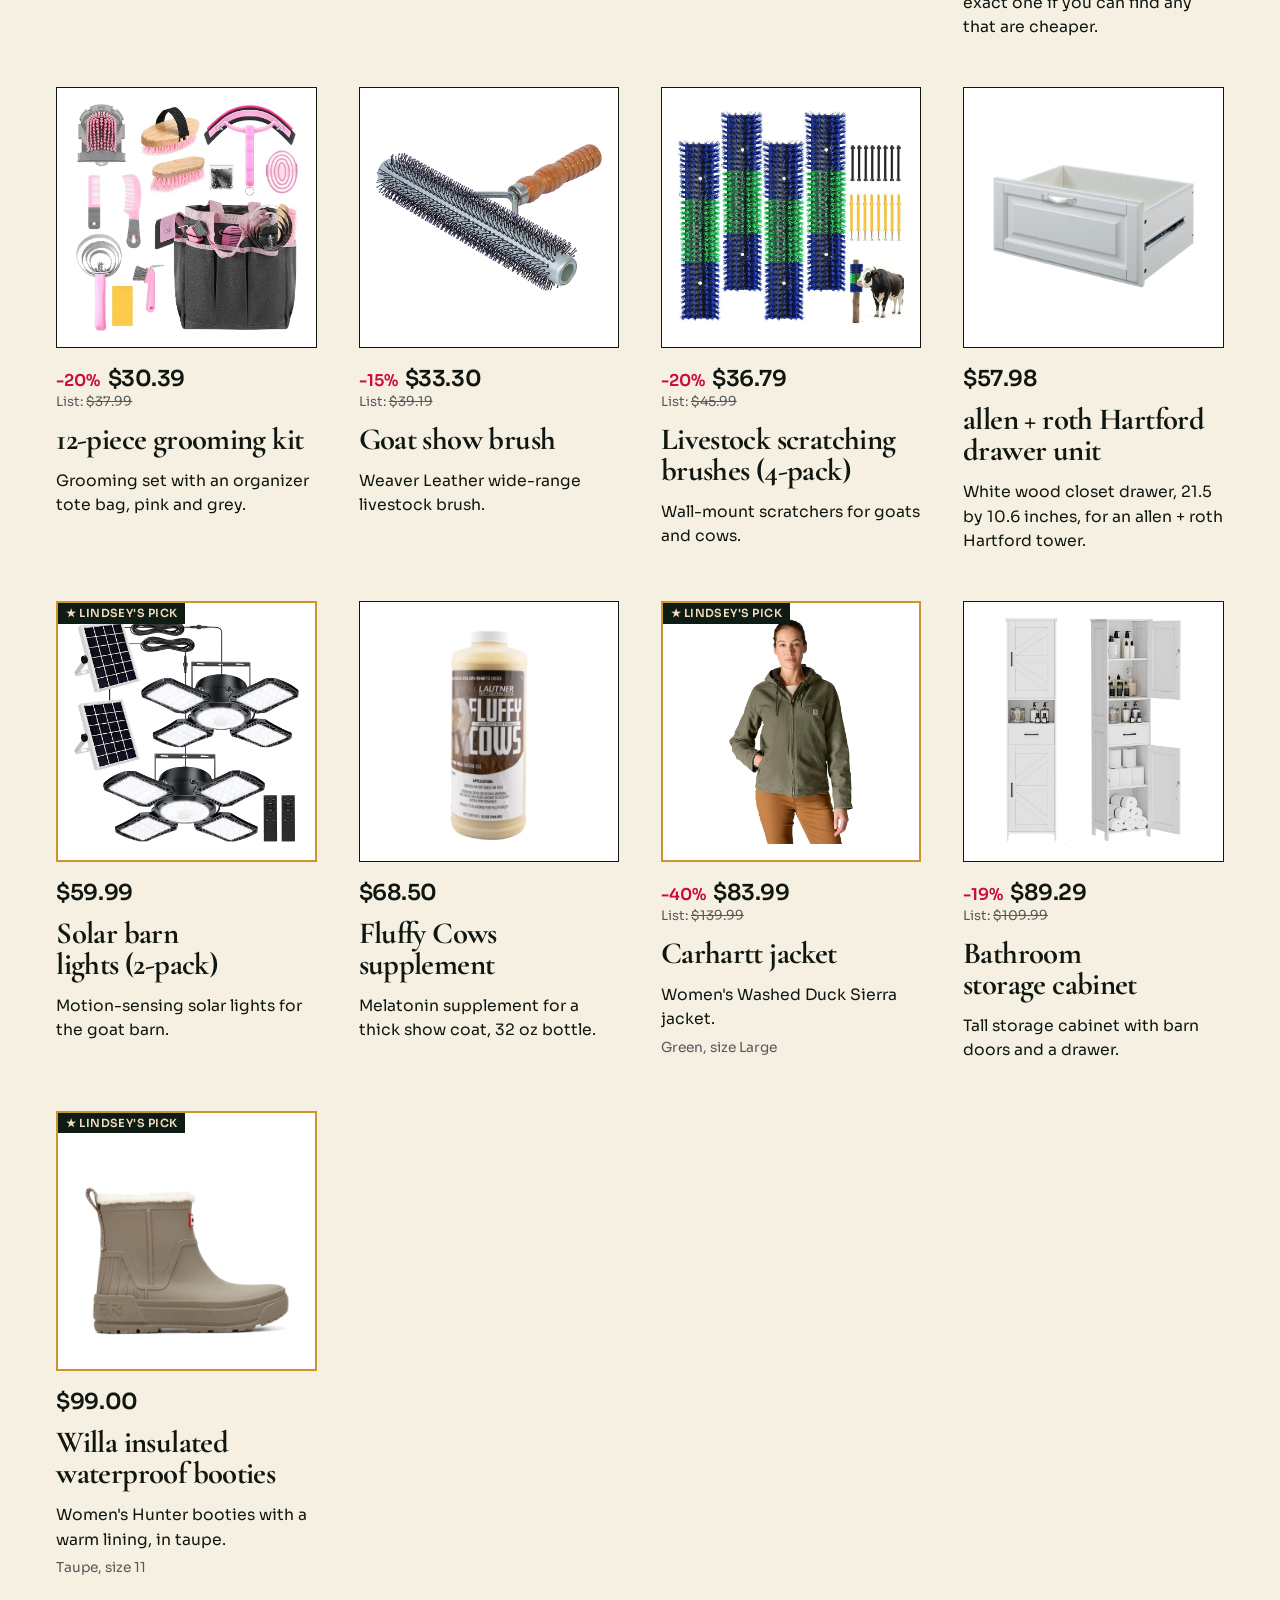
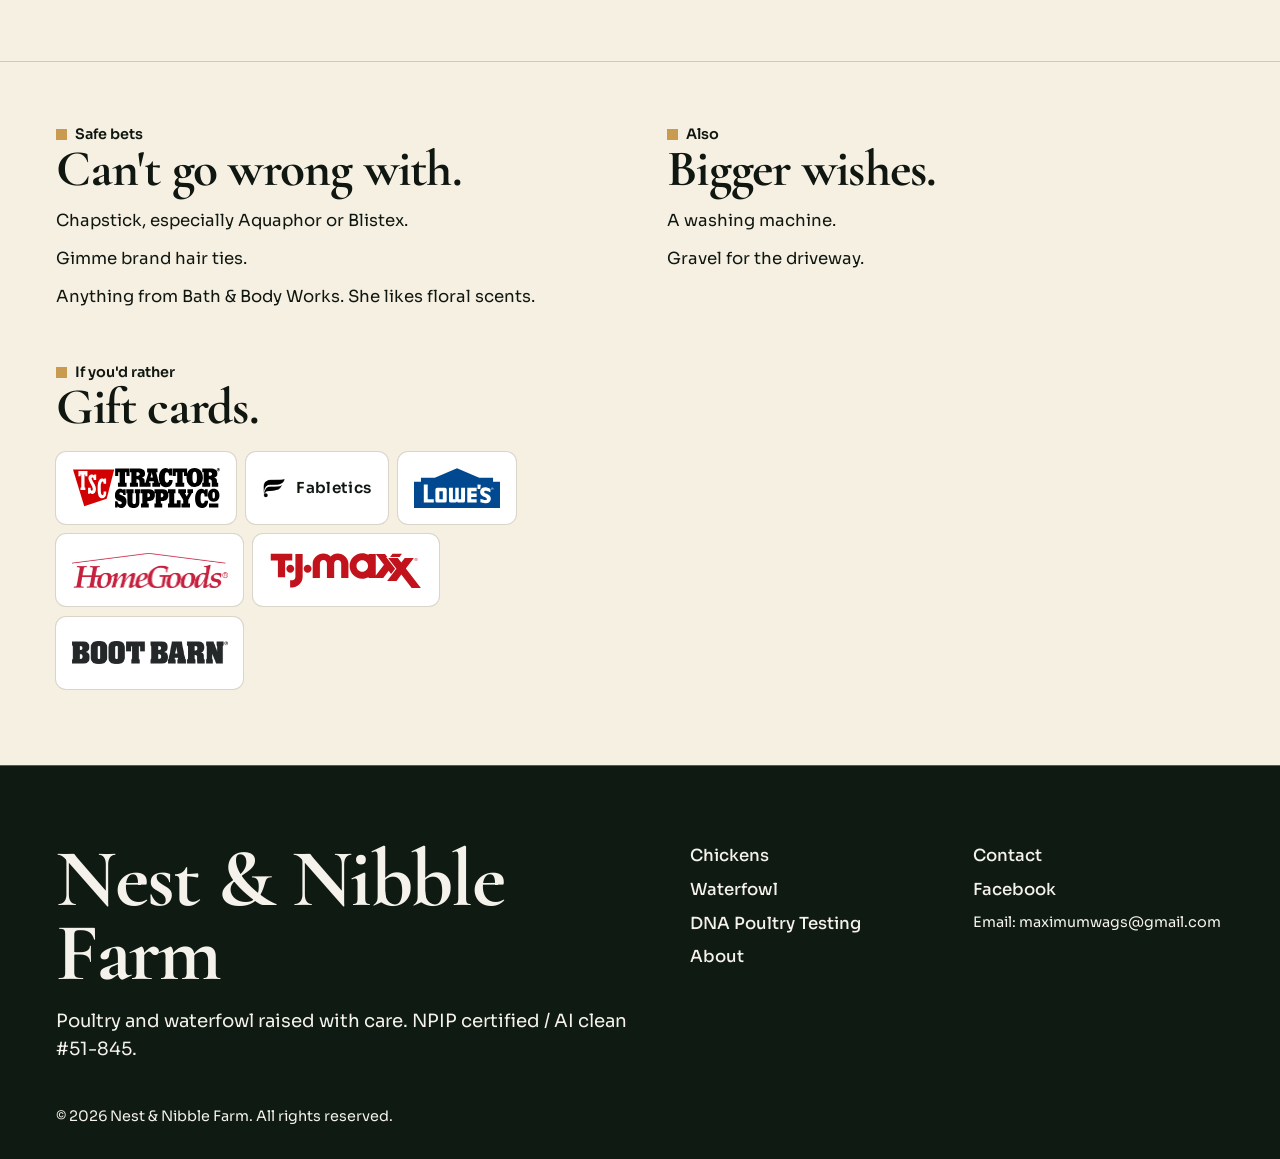
<file: lindsey-christmas-list.html>
<!DOCTYPE html>
<html lang="en">
  <head>
    <meta charset="UTF-8" />
    <meta name="viewport" content="width=device-width, initial-scale=1.0" />
    <title>Lindsey's Christmas List 2026</title>
    <meta name="robots" content="noindex, nofollow" />
    <meta name="description" content="An unlisted Christmas list." />
    <link rel="preconnect" href="https://fonts.googleapis.com" />
    <link rel="preconnect" href="https://fonts.gstatic.com" crossorigin />
    <link
      href="https://fonts.googleapis.com/css2?family=Cormorant+Garamond:wght@400;500;600;700&family=Sora:wght@300;400;500;600&display=swap"
      rel="stylesheet"
    />
    <link rel="stylesheet" href="css/styles.css?v=20261002j" />
    <link rel="stylesheet" href="css/christmas.css?v=20261123a" />
  </head>
  <body class="page-christmas">
    <a class="skip-link" href="#main">Skip to content</a>
    <header class="site-header">
      <div class="header-inner">
        <a class="logo" href="index.html">Nest &amp; Nibble Farm</a>
        <button class="nav-toggle" type="button" data-nav-toggle aria-expanded="false">Menu</button>
        <nav>
          <div class="nav-links" data-nav-menu>
            <a href="index.html">Home</a>
            <a href="chickens.html">Chickens</a>
            <a href="waterfowl.html">Waterfowl</a>
            <a href="dna-poultry-testing.html">DNA Poultry Testing</a>
            <a href="about.html">About</a>
            <a href="contact.html">Contact</a>
          </div>
        </nav>
      </div>
    </header>

    <main id="main">
      <section class="page-hero page-hero--long g-blue">
        <h1>Lindsey's Christmas List <span class="gift-year">2026</span></h1>
      </section>

      <section class="wrap g-chalk">
        <div class="gift-sort" data-gift-sort>
          <p class="gift-sort-label">Price</p>
          <button class="gift-sort-btn is-active" type="button" data-sort="asc" aria-pressed="true">Low to high</button>
          <button class="gift-sort-btn" type="button" data-sort="desc" aria-pressed="false">High to low</button>
        </div>
        <p class="gift-hint">Click the images to view each listing.</p>
        <div class="gift-grid" data-gift-grid data-gifts="data/lindsey-christmas.json" data-pick-label="Lindsey's pick"></div>
      </section>

      <section class="wrap g-chalk gift-notes-wrap">
        <div class="gift-notes">
          <div>
            <p class="section-label">Safe bets</p>
            <h2>Can't go wrong with.</h2>
            <p>Chapstick, especially Aquaphor or Blistex.</p>
            <p>Gimme brand hair ties.</p>
            <p>Anything from Bath &amp; Body Works. She likes floral scents.</p>
          </div>
          <div>
            <p class="section-label">Also</p>
            <h2>Bigger wishes.</h2>
            <p>A washing machine.</p>
            <p>Gravel for the driveway.</p>
          </div>
          <div>
            <p class="section-label">If you'd rather</p>
            <h2>Gift cards.</h2>
            <div class="gift-logos">
              <span class="gift-logo"><img src="assets/logos/tractor-supply.svg" alt="Tractor Supply gift card" title="Tractor Supply"></span>
              <span class="gift-logo gift-logo--named"><img src="assets/logos/fabletics.png" alt="Fabletics gift card" title="Fabletics"><span class="gift-logo-word" aria-hidden="true">Fabletics</span></span>
              <span class="gift-logo"><img src="assets/logos/lowes.svg" alt="Lowe's gift card" title="Lowe's"></span>
              <span class="gift-logo"><img src="assets/logos/homegoods.png" alt="HomeGoods gift card" title="HomeGoods"></span>
              <span class="gift-logo"><img src="assets/logos/tj-maxx.svg" alt="TJ Maxx gift card" title="TJ Maxx"></span>
              <span class="gift-logo"><img src="assets/logos/boot-barn.png" alt="Boot Barn gift card" title="Boot Barn"></span>
            </div>
          </div>
        </div>
      </section>
    </main>

    <footer class="site-footer">
      <div class="footer-grid">
        <div>
          <p class="footer-title">Nest &amp; Nibble Farm</p>
          <p class="section-subtitle">
            Poultry and waterfowl raised with care. NPIP certified / AI clean #51-845.
          </p>
        </div>
        <div class="footer-links">
          <a href="chickens.html">Chickens</a>
          <a href="waterfowl.html">Waterfowl</a>
          <a href="dna-poultry-testing.html">DNA Poultry Testing</a>
          <a href="about.html">About</a>
        </div>
        <div class="footer-links">
          <a href="contact.html">Contact</a>
          <a href="https://www.facebook.com/share/17Z3yvoeWp/?mibextid=wwXIfr" target="_blank" rel="noopener">Facebook</a>
          <span class="footer-meta">Email: maximumwags@gmail.com</span>
        </div>
      </div>
      <p class="footer-meta">&copy; <span data-year></span> Nest &amp; Nibble Farm. All rights reserved.</p>
    </footer>

    <script src="js/main.js?v=20261002j"></script>
    <script src="js/christmas.js?v=20261122n"></script>
  </body>
</html>
</file>
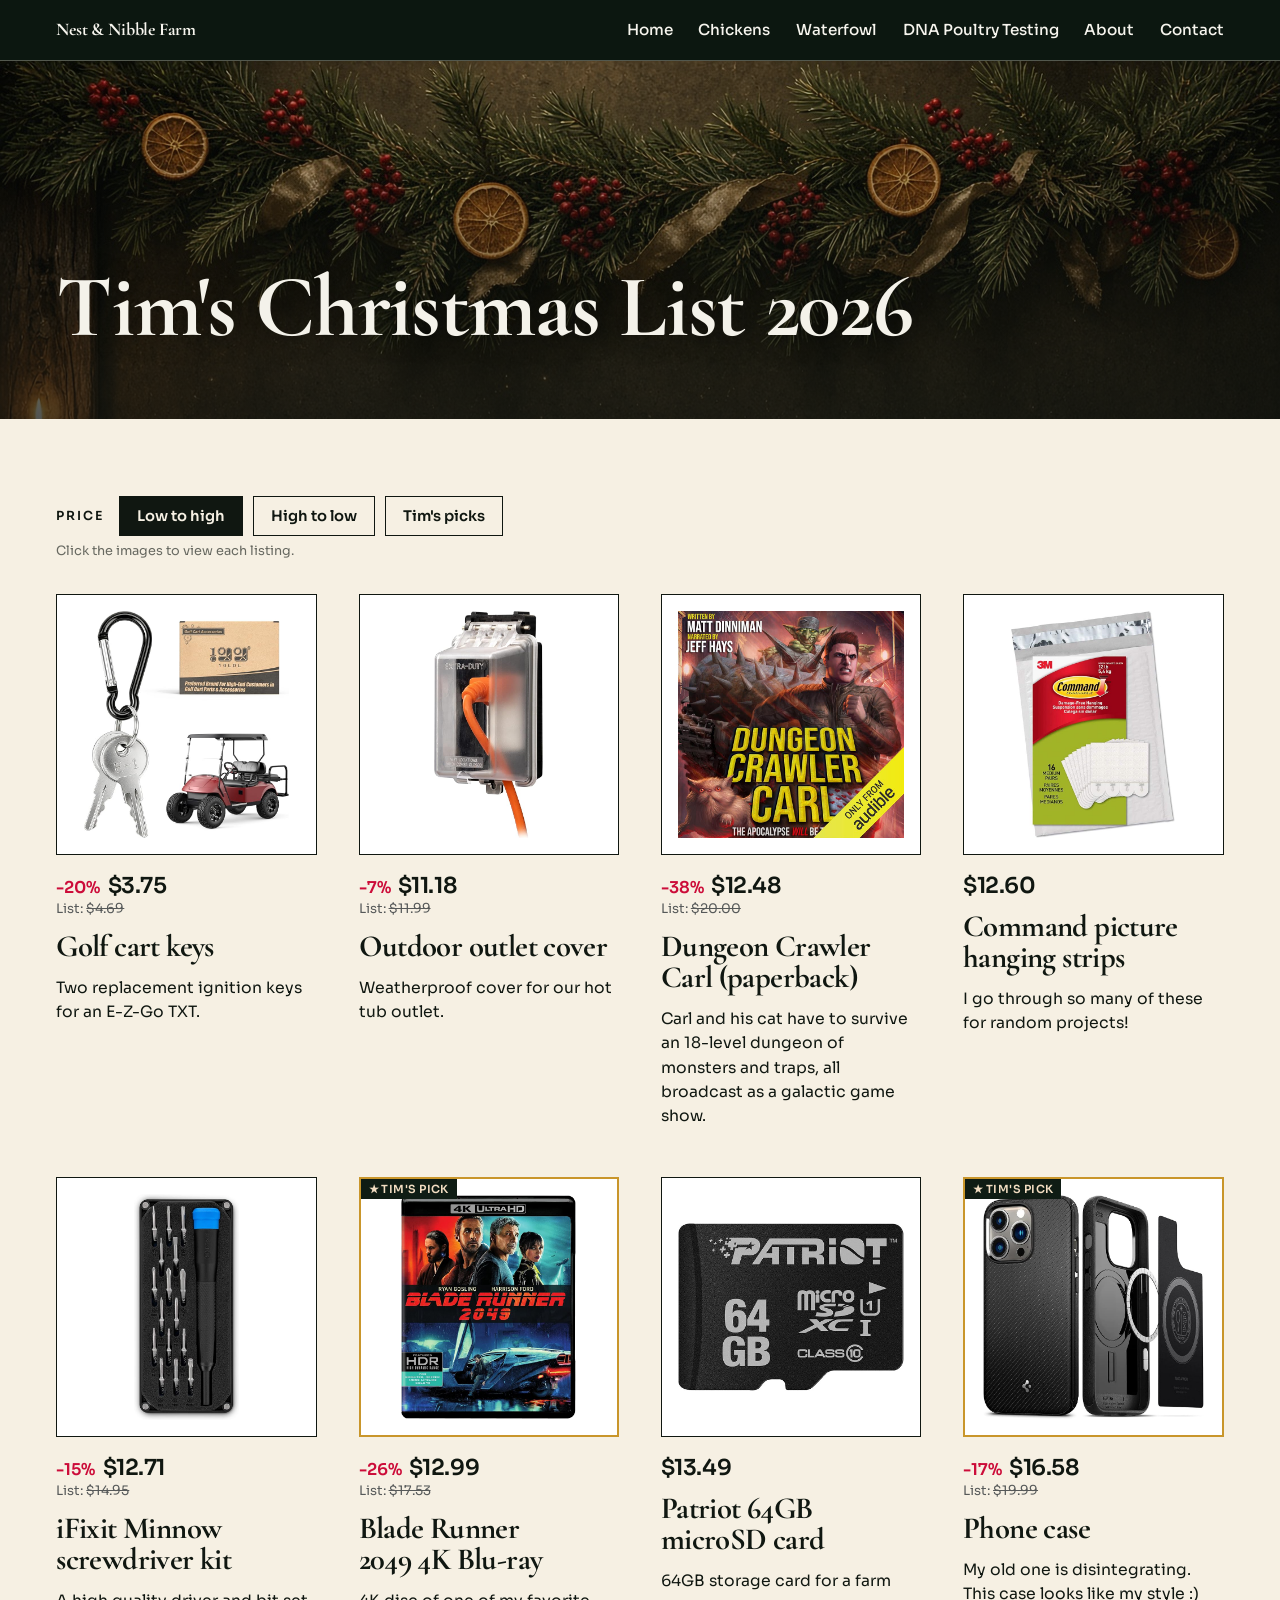
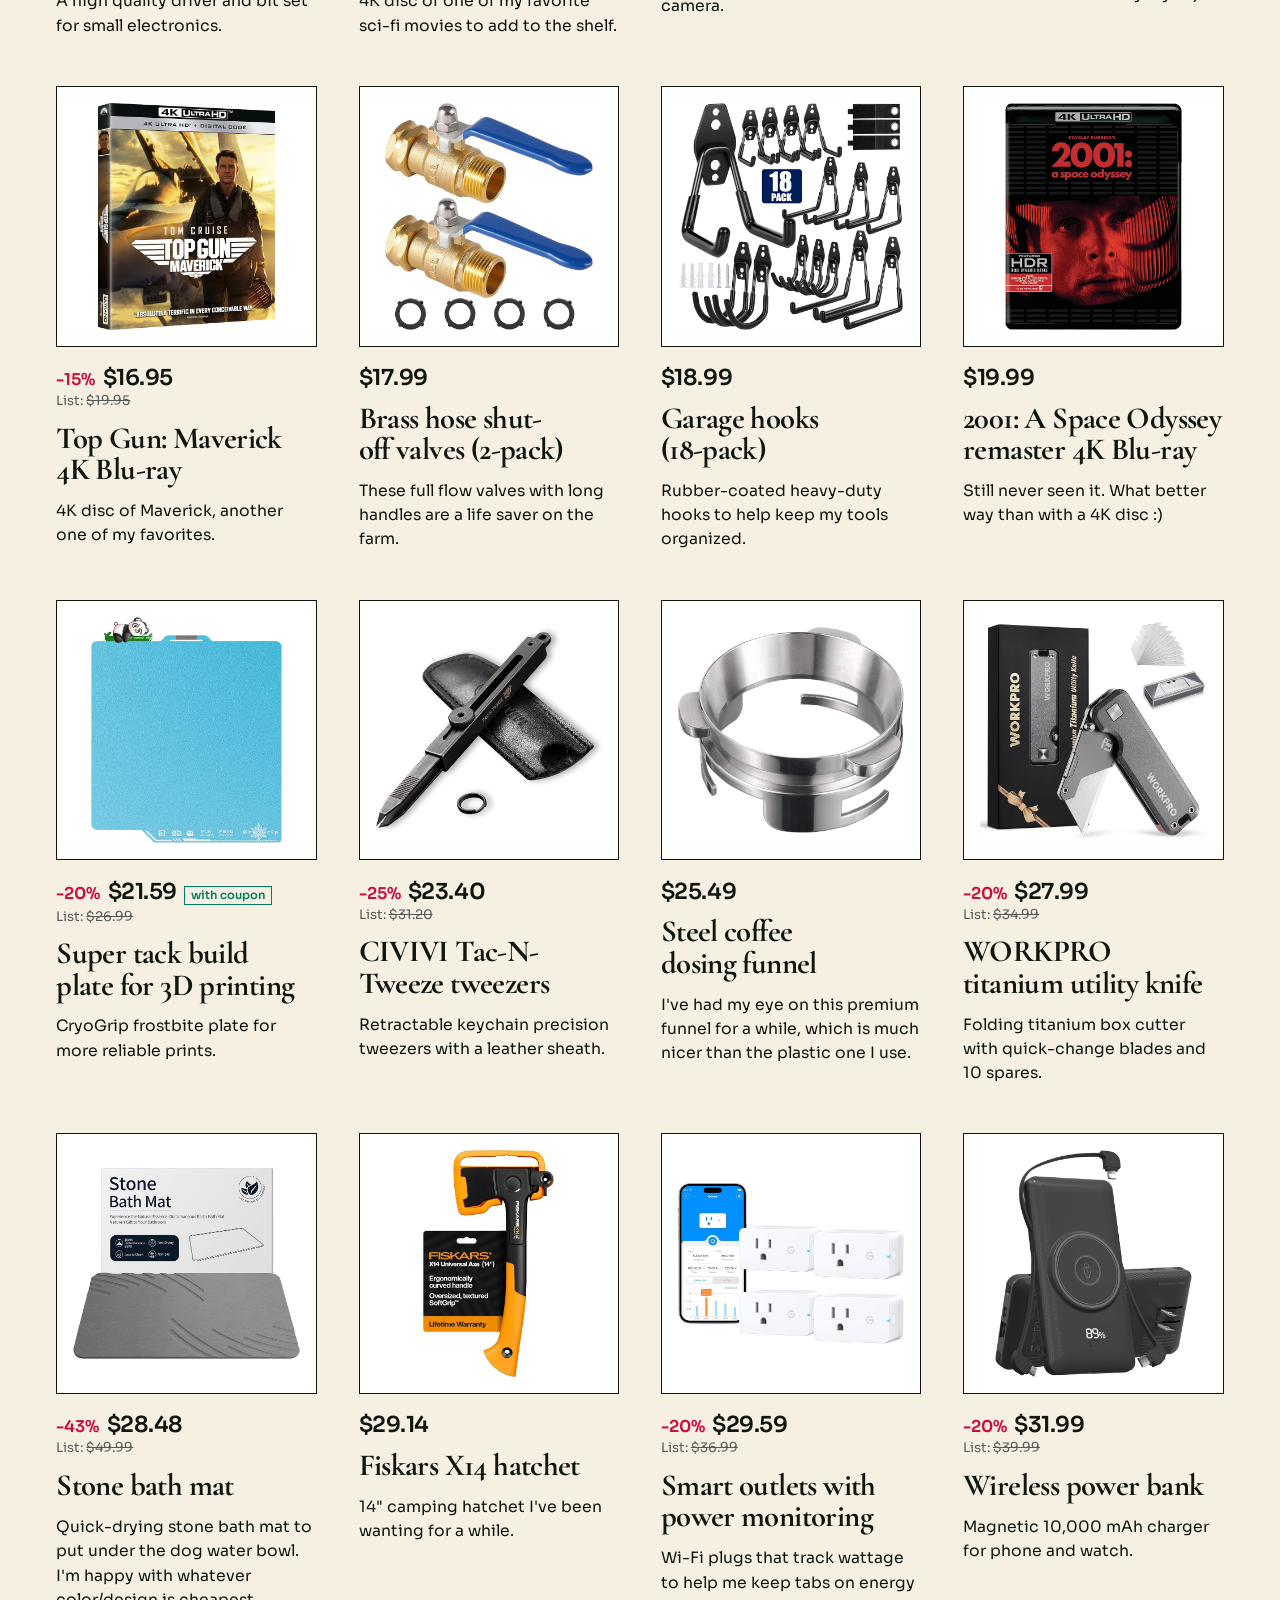
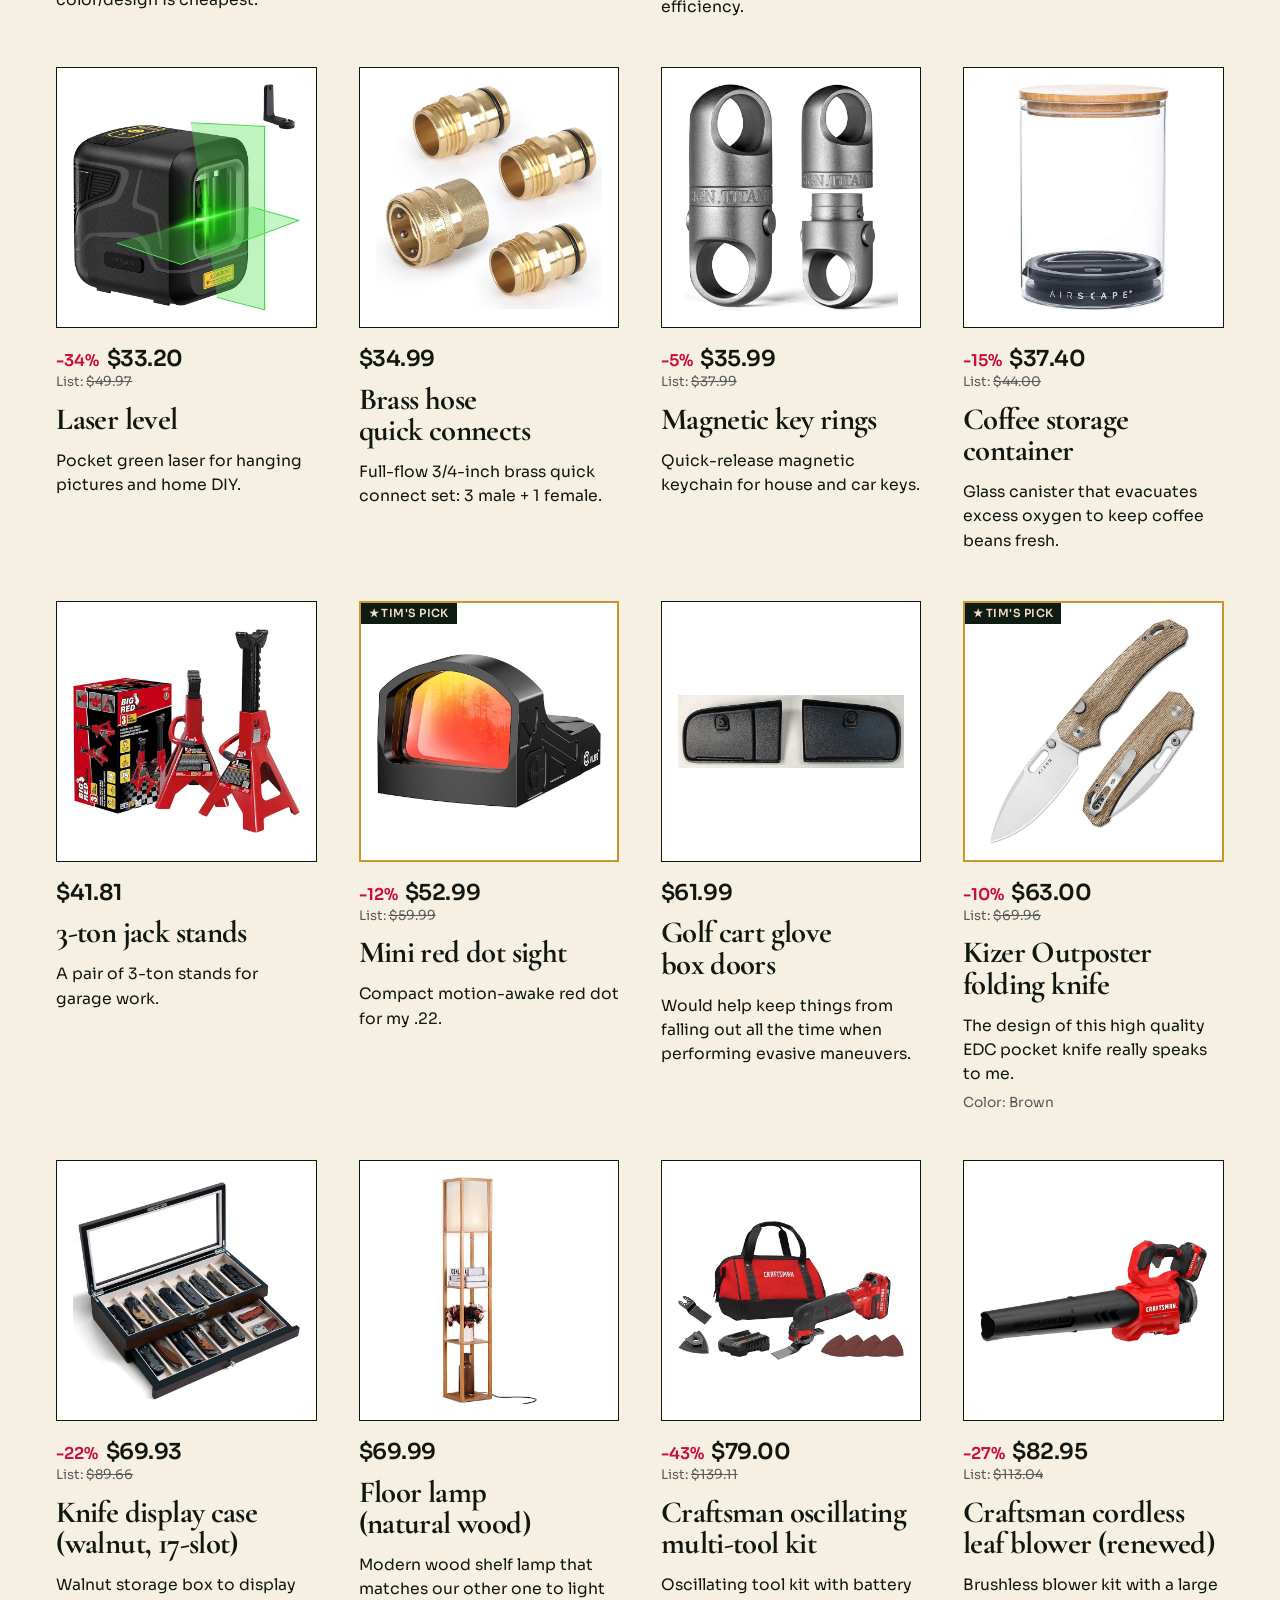
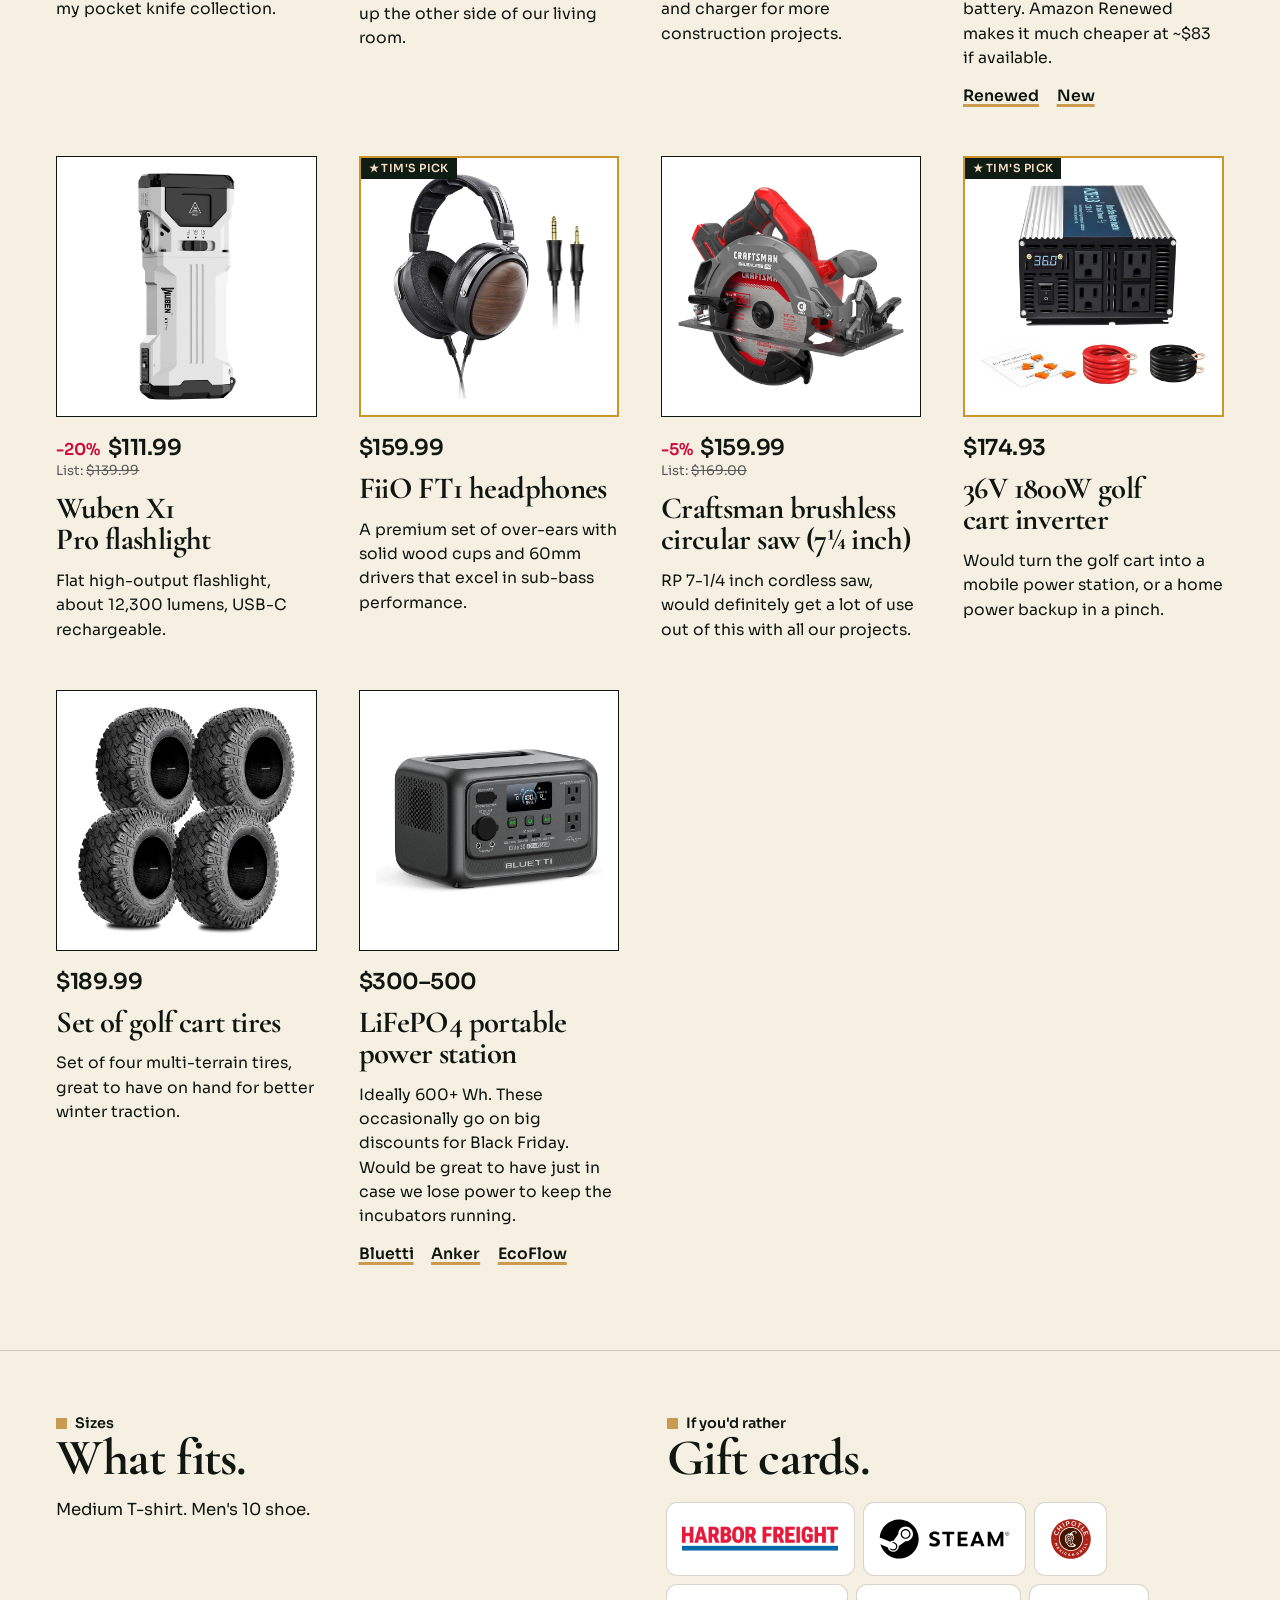
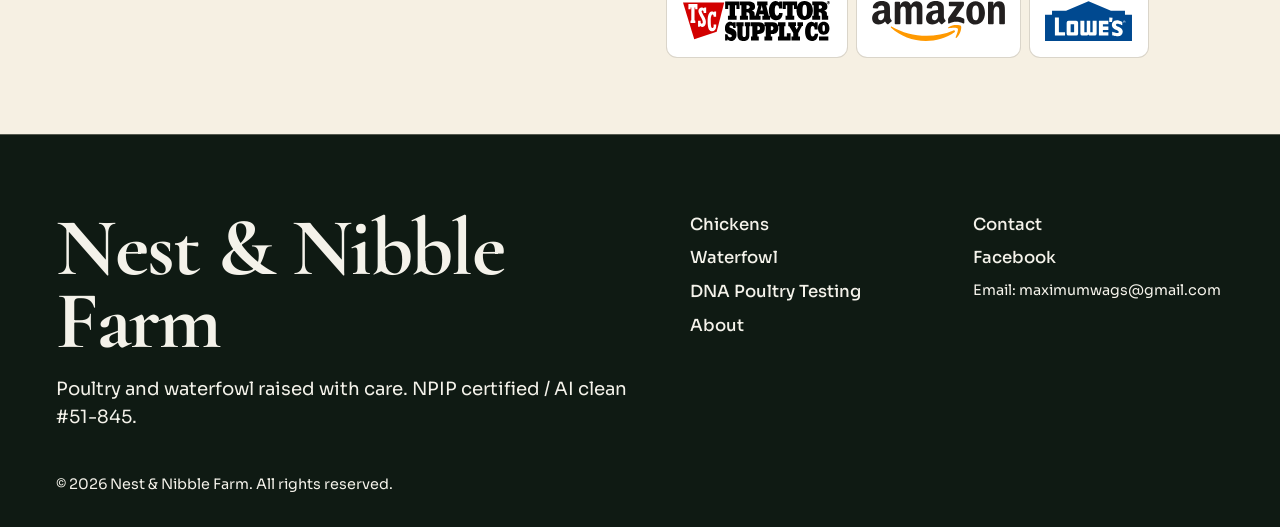
<file: tim-christmas-list.html>
<!DOCTYPE html>
<html lang="en">
  <head>
    <meta charset="UTF-8" />
    <meta name="viewport" content="width=device-width, initial-scale=1.0" />
    <title>Tim's Christmas List 2026</title>
    <meta name="robots" content="noindex, nofollow" />
    <meta name="description" content="An unlisted Christmas list." />
    <link rel="preconnect" href="https://fonts.googleapis.com" />
    <link rel="preconnect" href="https://fonts.gstatic.com" crossorigin />
    <link
      href="https://fonts.googleapis.com/css2?family=Cormorant+Garamond:wght@400;500;600;700&family=Sora:wght@300;400;500;600&display=swap"
      rel="stylesheet"
    />
    <link rel="stylesheet" href="css/styles.css?v=20261002j" />
    <link rel="stylesheet" href="css/christmas.css?v=20261123a" />
  </head>
  <body class="page-christmas">
    <a class="skip-link" href="#main">Skip to content</a>
    <header class="site-header">
      <div class="header-inner">
        <a class="logo" href="index.html">Nest &amp; Nibble Farm</a>
        <button class="nav-toggle" type="button" data-nav-toggle aria-expanded="false">Menu</button>
        <nav>
          <div class="nav-links" data-nav-menu>
            <a href="index.html">Home</a>
            <a href="chickens.html">Chickens</a>
            <a href="waterfowl.html">Waterfowl</a>
            <a href="dna-poultry-testing.html">DNA Poultry Testing</a>
            <a href="about.html">About</a>
            <a href="contact.html">Contact</a>
          </div>
        </nav>
      </div>
    </header>

    <main id="main">
      <section class="page-hero page-hero--long g-blue">
        <h1>Tim's Christmas List <span class="gift-year">2026</span></h1>
      </section>

      <section class="wrap g-chalk">
        <div class="gift-sort" data-gift-sort>
          <p class="gift-sort-label">Price</p>
          <button class="gift-sort-btn is-active" type="button" data-sort="asc" aria-pressed="true">Low to high</button>
          <button class="gift-sort-btn" type="button" data-sort="desc" aria-pressed="false">High to low</button>
        </div>
        <p class="gift-hint">Click the images to view each listing.</p>
        <div class="gift-grid" data-gift-grid data-pick-label="Tim's pick"></div>
      </section>

      <section class="wrap g-chalk gift-notes-wrap">
        <div class="gift-notes">
          <div>
            <p class="section-label">Sizes</p>
            <h2>What fits.</h2>
            <p>Medium T-shirt. Men's 10 shoe.</p>
          </div>
          <div>
            <p class="section-label">If you'd rather</p>
            <h2>Gift cards.</h2>
            <div class="gift-logos">
              <span class="gift-logo"><img src="assets/logos/harbor-freight.png" alt="Harbor Freight gift card" title="Harbor Freight"></span>
              <span class="gift-logo"><img src="assets/logos/steam.svg" alt="Steam gift card" title="Steam"></span>
              <span class="gift-logo"><img src="assets/logos/chipotle.svg" alt="Chipotle gift card" title="Chipotle"></span>
              <span class="gift-logo"><img src="assets/logos/tractor-supply.svg" alt="Tractor Supply gift card" title="Tractor Supply"></span>
              <span class="gift-logo"><img src="assets/logos/amazon.svg" alt="Amazon gift card" title="Amazon"></span>
              <span class="gift-logo"><img src="assets/logos/lowes.svg" alt="Lowe's gift card" title="Lowe's"></span>
            </div>
          </div>
        </div>
      </section>
    </main>

    <footer class="site-footer">
      <div class="footer-grid">
        <div>
          <p class="footer-title">Nest &amp; Nibble Farm</p>
          <p class="section-subtitle">
            Poultry and waterfowl raised with care. NPIP certified / AI clean #51-845.
          </p>
        </div>
        <div class="footer-links">
          <a href="chickens.html">Chickens</a>
          <a href="waterfowl.html">Waterfowl</a>
          <a href="dna-poultry-testing.html">DNA Poultry Testing</a>
          <a href="about.html">About</a>
        </div>
        <div class="footer-links">
          <a href="contact.html">Contact</a>
          <a href="https://www.facebook.com/share/17Z3yvoeWp/?mibextid=wwXIfr" target="_blank" rel="noopener">Facebook</a>
          <span class="footer-meta">Email: maximumwags@gmail.com</span>
        </div>
      </div>
      <p class="footer-meta">&copy; <span data-year></span> Nest &amp; Nibble Farm. All rights reserved.</p>
    </footer>

    <script src="js/main.js?v=20261002j"></script>
    <script src="js/christmas.js?v=20261122n"></script>
  </body>
</html>
</file>
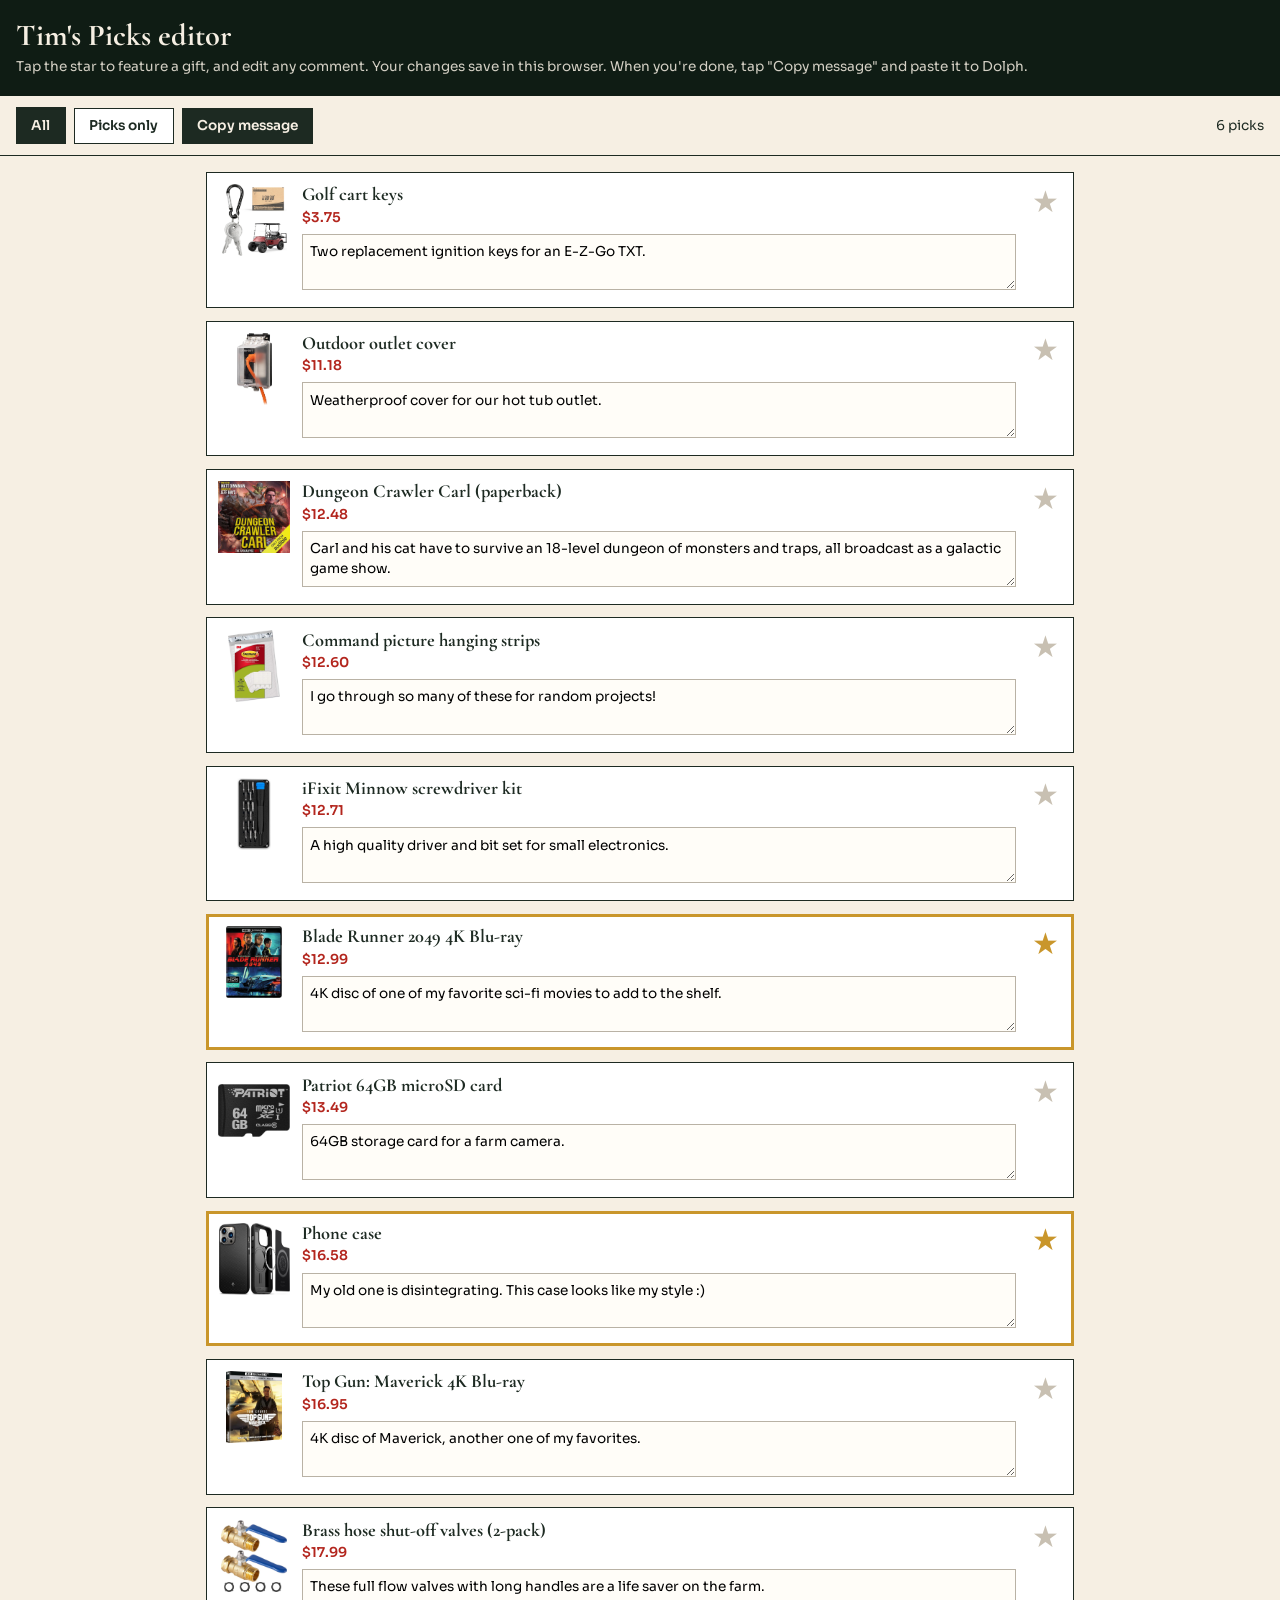
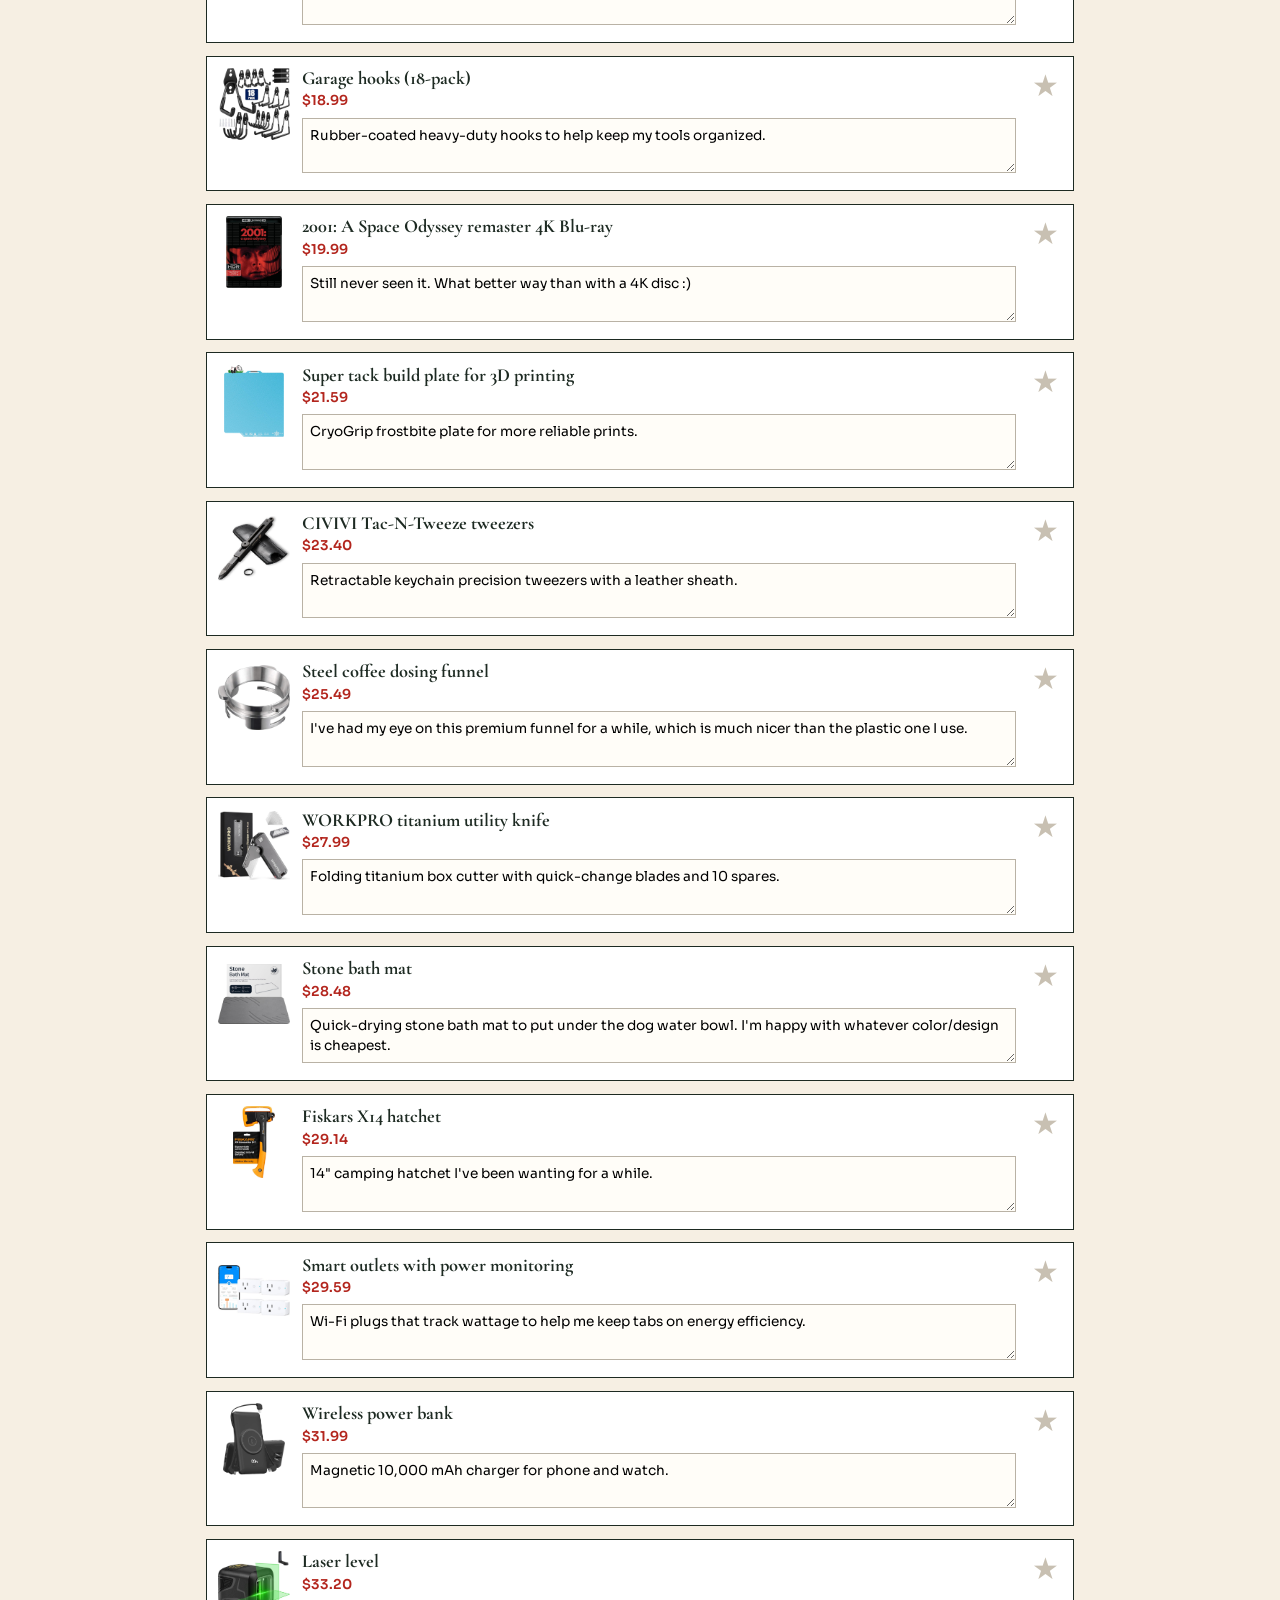
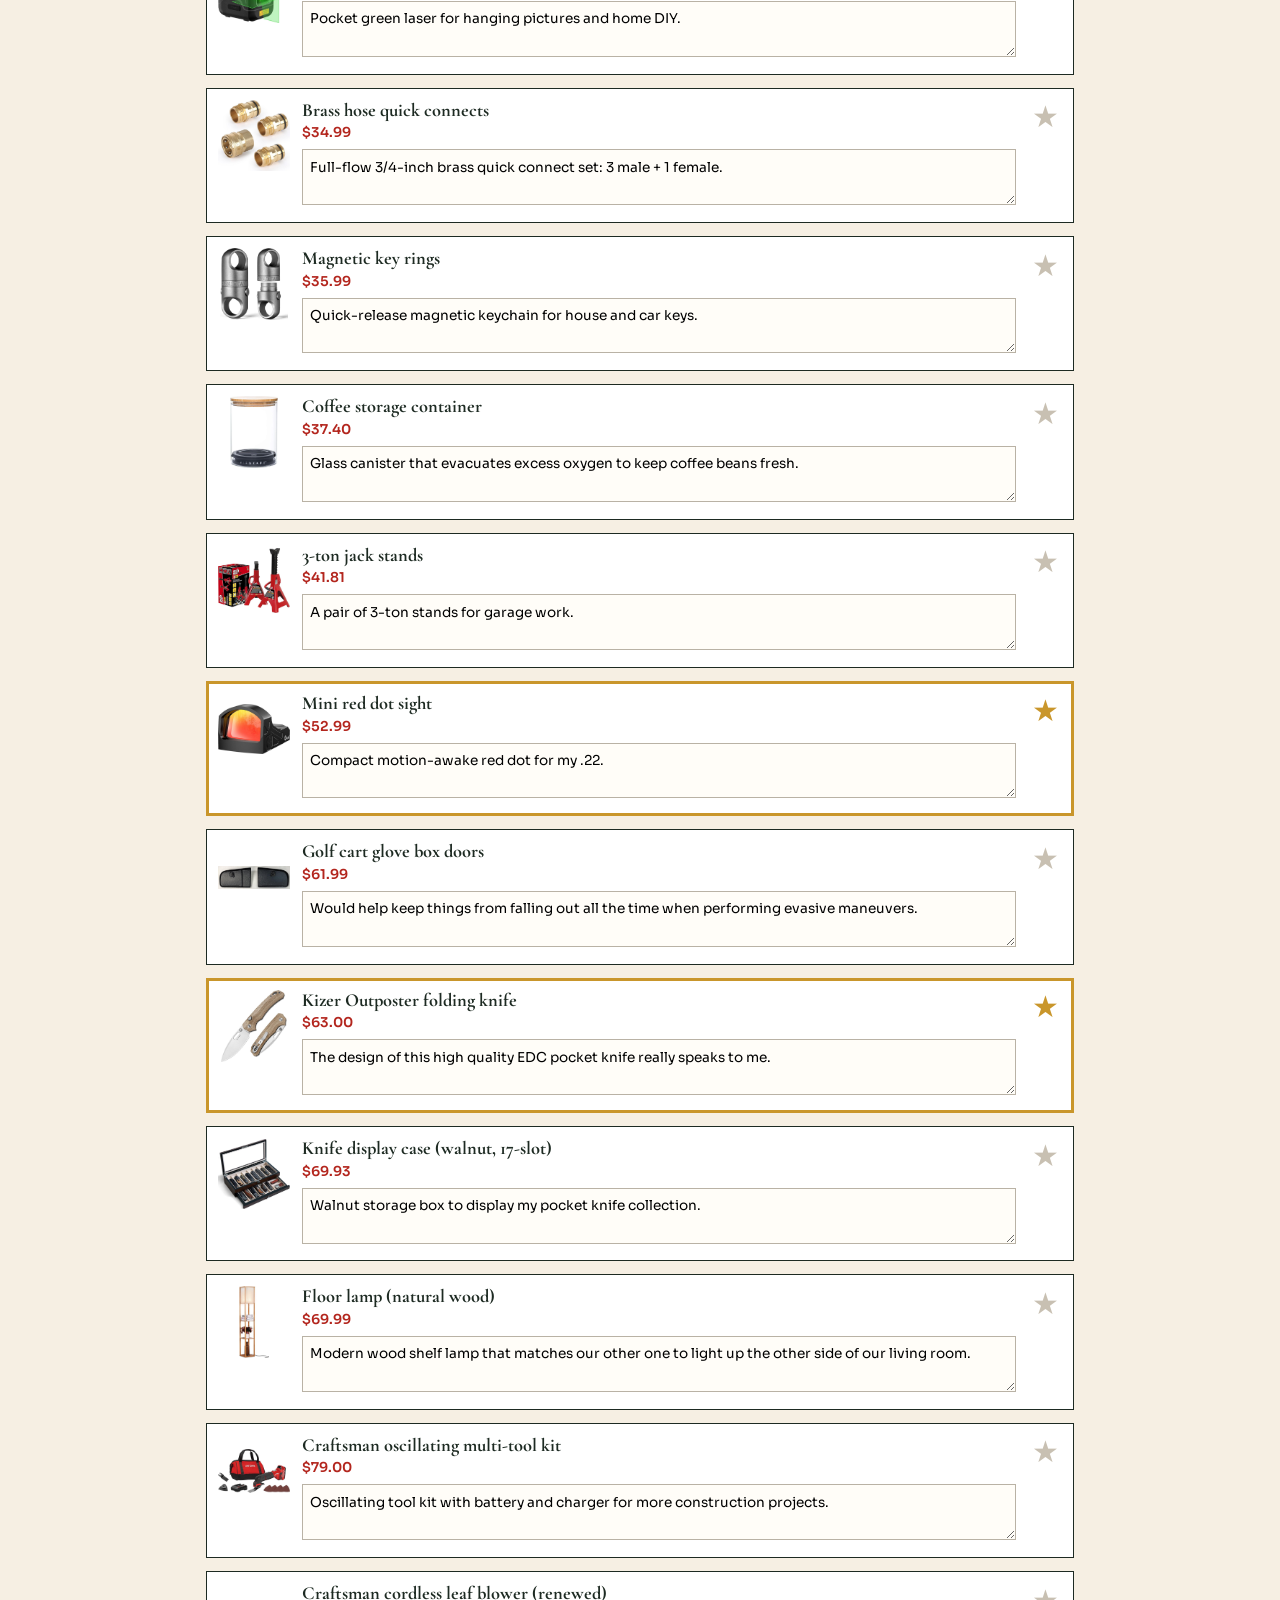
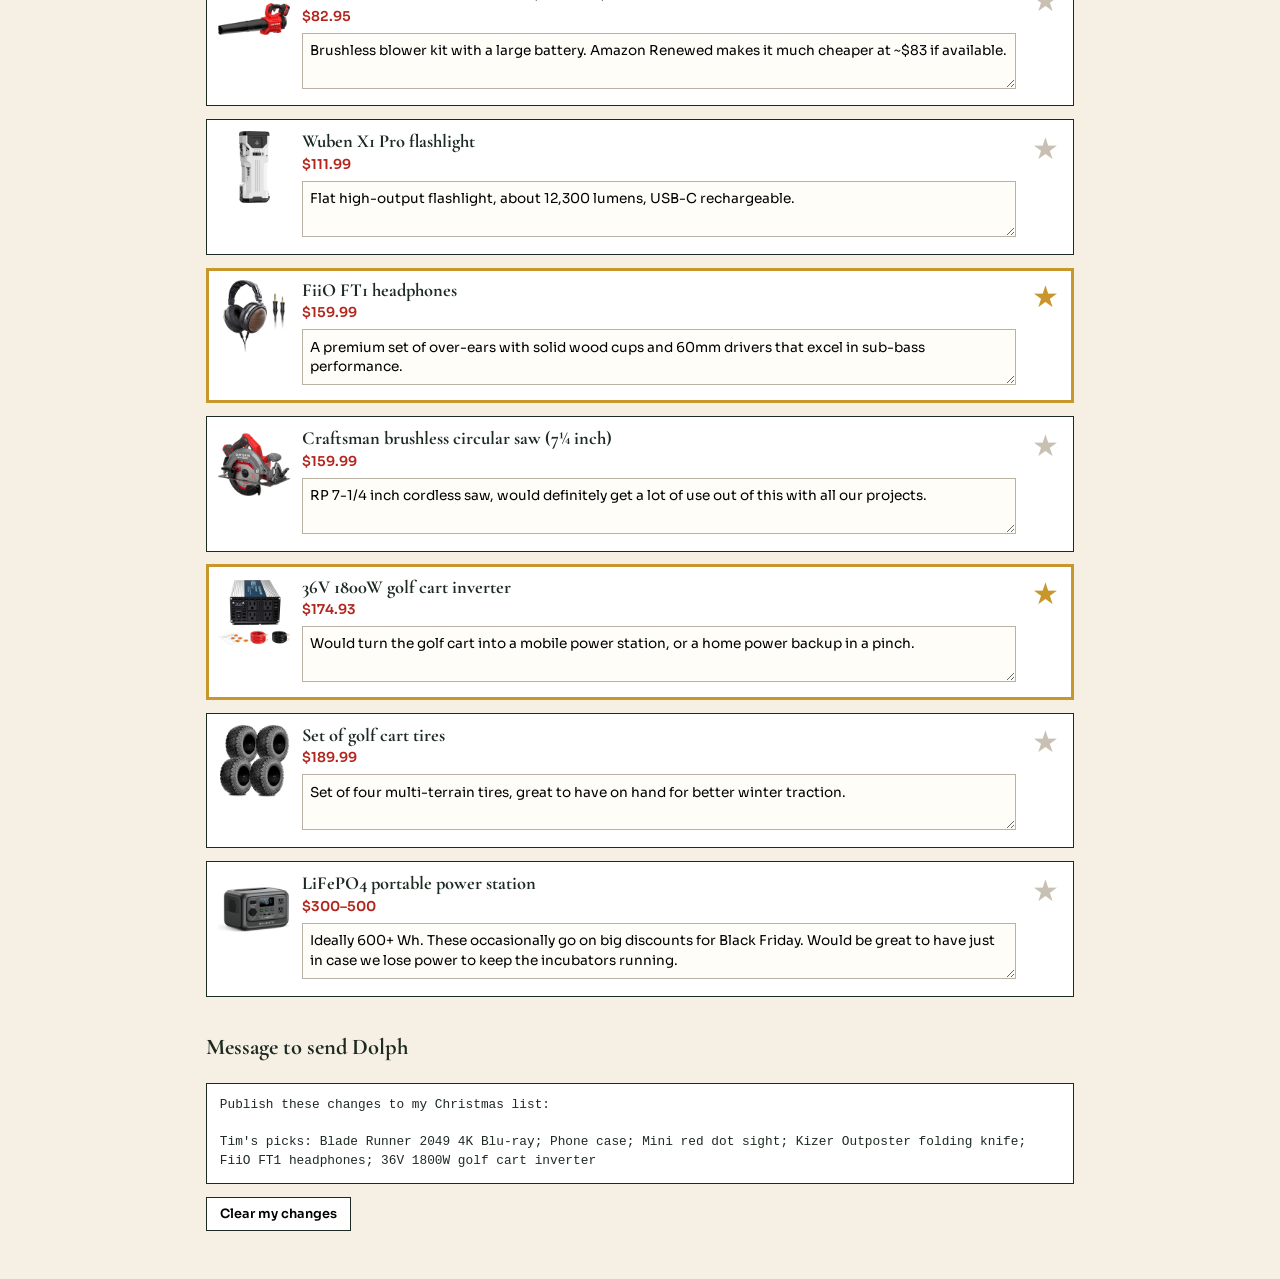
<file: tim-picks-editor.html>
<!DOCTYPE html>
<html lang="en">
<head>
<meta charset="UTF-8" />
<meta name="viewport" content="width=device-width, initial-scale=1.0" />
<meta name="robots" content="noindex, nofollow" />
<title>Tim's Picks editor</title>
<link href="https://fonts.googleapis.com/css2?family=Cormorant+Garamond:wght@600;700&family=Sora:wght@400;600&display=swap" rel="stylesheet" />
<style>
  :root { --ink:#1d2a22; --cream:#f6efe3; --red:#b3261e; --gold:#c9962b; }
  * { box-sizing:border-box; }
  body { margin:0; background:var(--cream); color:var(--ink); font:15px/1.45 Sora, sans-serif; }
  header { background:#0f1c14; color:#f6efe3; padding:1.2rem 1rem; }
  h1 { font:700 1.9rem/1.1 "Cormorant Garamond", serif; margin:0 0 .3rem; }
  header p { margin:0; opacity:.85; font-size:.85rem; }
  .bar { position:sticky; top:0; z-index:5; display:flex; flex-wrap:wrap; gap:.5rem; align-items:center; padding:.7rem 1rem; background:var(--cream); border-bottom:1.5px solid var(--ink); }
  .bar button { font:600 .85rem Sora, sans-serif; padding:.55rem .9rem; border:1.5px solid var(--ink); background:#fff; color:var(--ink); cursor:pointer; }
  .bar button.on, .bar button.primary { background:var(--ink); color:var(--cream); }
  .count { margin-left:auto; font-size:.85rem; }
  main { max-width:900px; margin:0 auto; padding:1rem; display:grid; gap:.8rem; }
  .item { display:grid; grid-template-columns:72px 1fr auto; gap:.75rem; align-items:start; background:#fff; border:1.5px solid var(--ink); padding:.7rem; }
  .item.starred { border-color:var(--gold); box-shadow:0 0 0 2px var(--gold) inset; }
  .item img { width:72px; height:72px; object-fit:contain; }
  .name { font:700 1.15rem/1.15 "Cormorant Garamond", serif; }
  .price { color:var(--red); font-weight:600; font-size:.85rem; margin:.15rem 0 .4rem; }
  textarea { width:100%; min-height:3.6em; font:inherit; font-size:.85rem; padding:.45rem; border:1px solid #b9b2a5; resize:vertical; background:#fffdf8; }
  textarea.changed { border-color:var(--gold); background:#fff8e6; }
  .star { font-size:1.9rem; line-height:1; background:none; border:none; cursor:pointer; color:#c8c0b2; padding:.1rem .2rem; }
  .starred .star { color:var(--gold); }
  .hidden { display:none; }
  #out { max-width:900px; margin:0 auto 3rem; padding:0 1rem; }
  #out pre { white-space:pre-wrap; background:#fff; border:1.5px solid var(--ink); padding:.8rem; font-size:.8rem; }
  .toast { color:#067d62; font-weight:600; font-size:.85rem; }
</style>
</head>
<body>
<header>
  <h1>Tim's Picks editor</h1>
  <p>Tap the star to feature a gift, and edit any comment. Your changes save in this browser. When you're done, tap "Copy message" and paste it to Dolph.</p>
</header>
<div class="bar">
  <button id="vAll" class="on">All</button>
  <button id="vPicks">Picks only</button>
  <button id="copy" class="primary">Copy message</button>
  <span id="toast" class="toast"></span>
  <span class="count" id="count"></span>
</div>
<main id="list"></main>
<section id="out"><h2 style="font-family:'Cormorant Garamond',serif">Message to send Dolph</h2><pre id="msg"></pre>
<button id="reset" style="font:600 .8rem Sora;padding:.5rem .8rem;border:1.5px solid var(--ink);background:#fff;cursor:pointer">Clear my changes</button></section>
<script>
const KEY = 'timPicksEditor.v2';
let state = JSON.parse(localStorage.getItem(KEY) || '{"stars":{},"notes":{}}');
let gifts = [], onlyPicks = false;
const save = () => { localStorage.setItem(KEY, JSON.stringify(state)); render(); };
function message() {
  const picked = gifts.filter(g => state.stars[g.id]);
  const lines = ['Publish these changes to my Christmas list:', '', "Tim's picks: " + (picked.length ? picked.map(g => g.name).join('; ') : 'none')];
  const changed = gifts.filter(g => state.notes[g.id] !== undefined && state.notes[g.id].trim() !== (g.description || '').trim());
  if (changed.length) { lines.push('', 'New comments:'); changed.forEach(g => lines.push('- ' + g.name + ' [' + g.id + ']: ' + (state.notes[g.id].trim() || '(remove comment)'))); }
  return lines.join('\n');
}
function render() {
  const list = document.getElementById('list');
  if (!list.children.length) {
    gifts.forEach(g => {
      const el = document.createElement('div'); el.className = 'item'; el.dataset.id = g.id;
      el.innerHTML = `<img alt="" src="${g.image}"><div><div class="name"></div><div class="price"></div><textarea></textarea></div><button class="star" aria-label="Star">★</button>`;
      el.querySelector('.name').textContent = g.name;
      el.querySelector('.price').textContent = g.price;
      const ta = el.querySelector('textarea');
      ta.value = state.notes[g.id] ?? g.description ?? '';
      ta.addEventListener('input', () => { state.notes[g.id] = ta.value; localStorage.setItem(KEY, JSON.stringify(state)); update(); });
      el.querySelector('.star').addEventListener('click', () => { state.stars[g.id] = !state.stars[g.id]; save(); });
      list.appendChild(el);
    });
  }
  update();
}
function update() {
  document.querySelectorAll('.item').forEach(el => {
    const g = gifts.find(x => x.id === el.dataset.id), s = !!state.stars[g.id];
    el.classList.toggle('starred', s); el.classList.toggle('hidden', onlyPicks && !s);
    const ta = el.querySelector('textarea');
    ta.classList.toggle('changed', ta.value.trim() !== (g.description || '').trim());
  });
  document.getElementById('count').textContent = gifts.filter(g => state.stars[g.id]).length + ' picks';
  document.getElementById('msg').textContent = message();
}
document.getElementById('vAll').onclick = () => { onlyPicks = false; vAll.classList.add('on'); vPicks.classList.remove('on'); update(); };
document.getElementById('vPicks').onclick = () => { onlyPicks = true; vPicks.classList.add('on'); vAll.classList.remove('on'); update(); };
document.getElementById('copy').onclick = async () => {
  const t = message(), toast = document.getElementById('toast');
  try { await navigator.clipboard.writeText(t); toast.textContent = 'Copied!'; }
  catch (e) { const r = document.createRange(); r.selectNodeContents(document.getElementById('msg')); getSelection().removeAllRanges(); getSelection().addRange(r); toast.textContent = 'Selected, tap Copy'; }
  setTimeout(() => toast.textContent = '', 2500);
};
document.getElementById('reset').onclick = () => { if (confirm('Reset stars and comments to what is published?')) { state = { stars: {}, notes: {} }; gifts.forEach(g => state.stars[g.id] = !!g.pick); localStorage.setItem(KEY, JSON.stringify(state)); document.getElementById('list').innerHTML = ''; render(); } };
fetch('data/christmas.json?v=' + Date.now()).then(r => r.json()).then(d => { gifts = d.gifts; gifts.forEach(g => { if (state.stars[g.id] === undefined) state.stars[g.id] = !!g.pick; }); render(); });
</script>
</body>
</html>
</file>
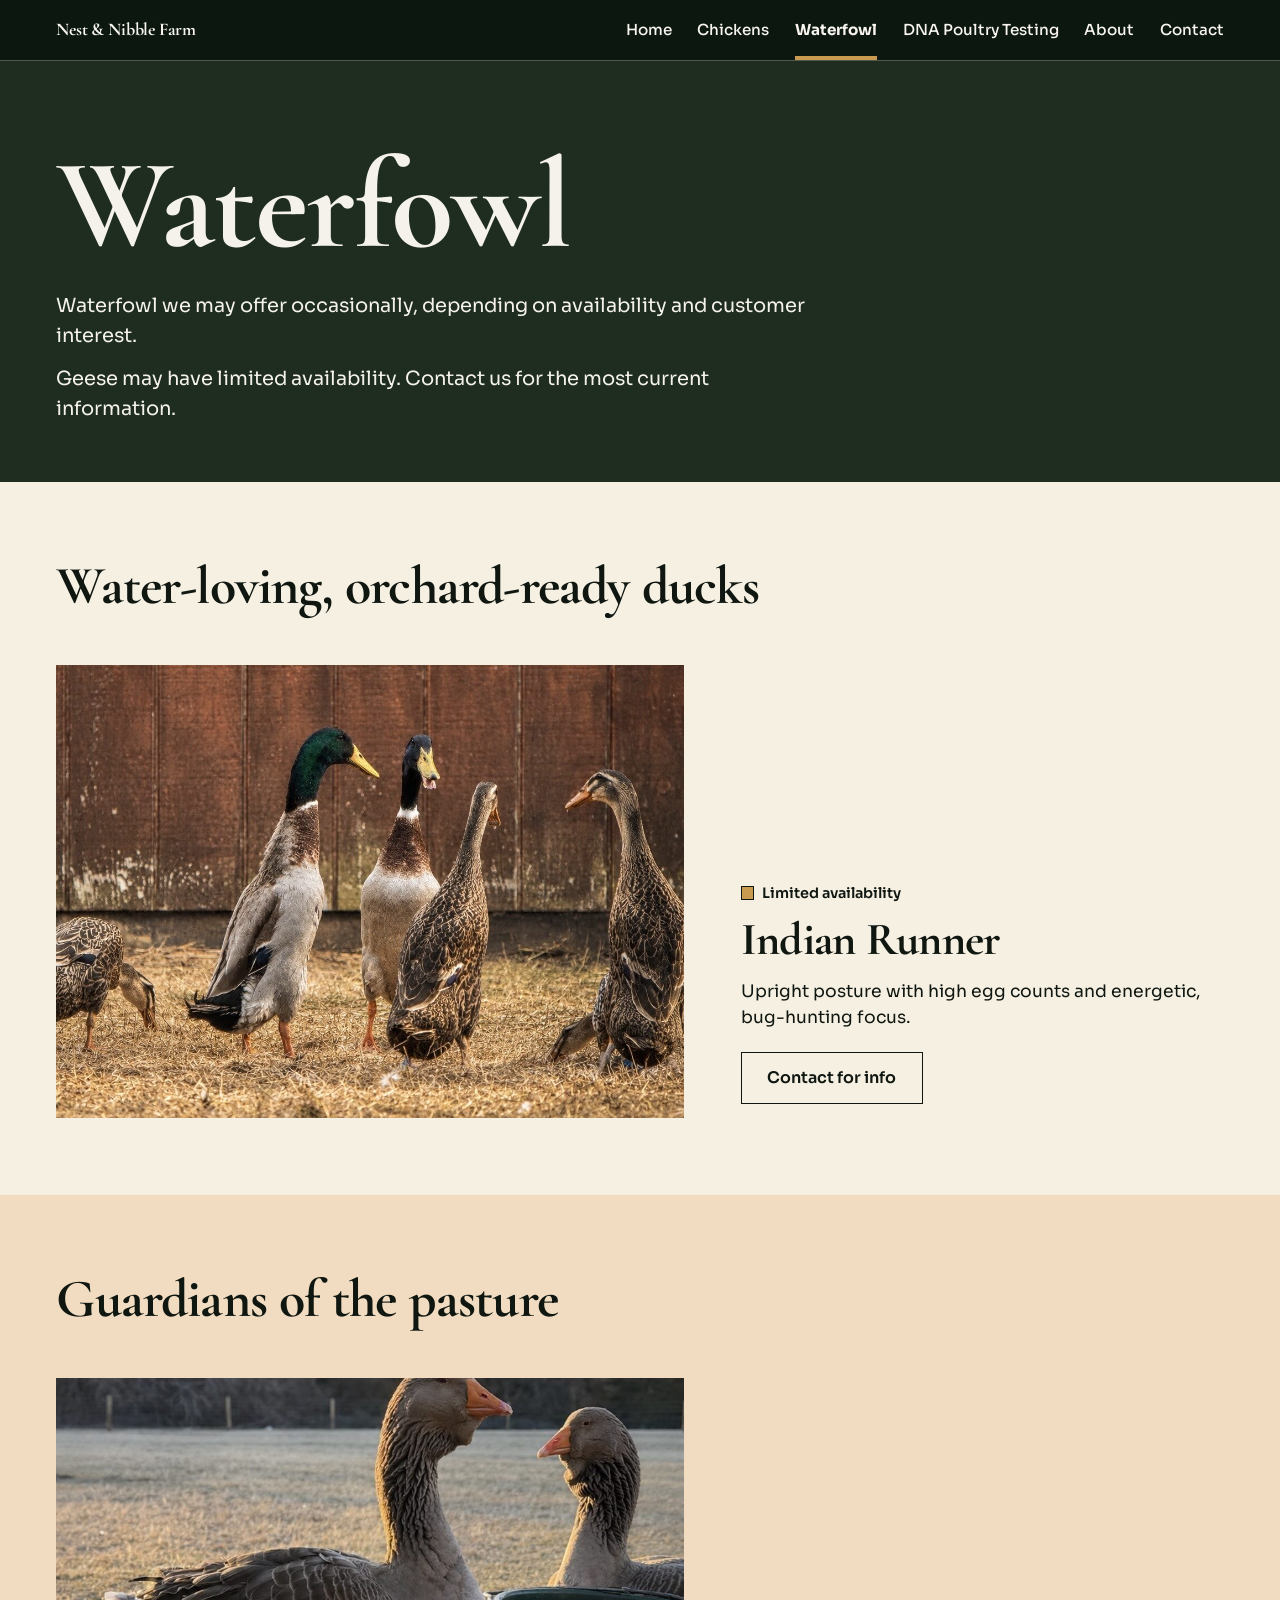
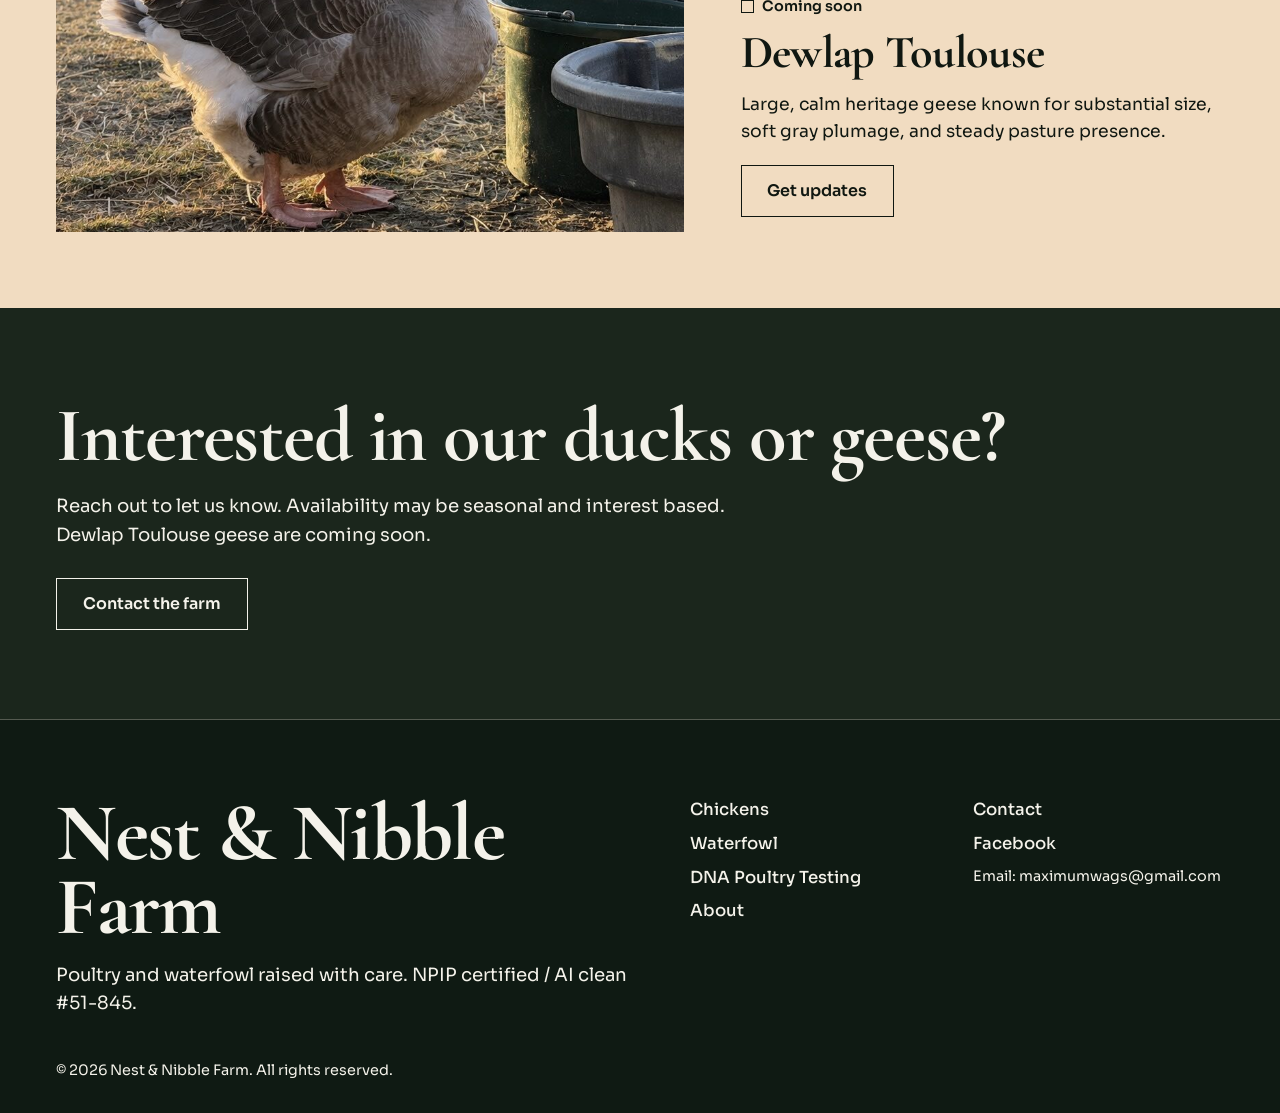
<file: waterfowl.html>
<!DOCTYPE html>
<html lang="en">
  <head>
    <meta charset="UTF-8" />
    <meta name="viewport" content="width=device-width, initial-scale=1.0" />
    <title>Waterfowl | Nest &amp; Nibble Farm</title>
    <meta name="description" content="Explore Nest &amp; Nibble Farm ducks and geese and occasional availability." />
    <link rel="preconnect" href="https://fonts.googleapis.com" />
    <link rel="preconnect" href="https://fonts.gstatic.com" crossorigin />
    <link
      href="https://fonts.googleapis.com/css2?family=Cormorant+Garamond:wght@400;500;600;700&family=Sora:wght@300;400;500;600&display=swap"
      rel="stylesheet"
    />
    <link rel="stylesheet" href="css/styles.css?v=20261002j" />
  </head>
  <body>
    <a class="skip-link" href="#main">Skip to content</a>
    <header class="site-header">
      <div class="header-inner">
        <a class="logo" href="index.html">Nest &amp; Nibble Farm</a>
        <button class="nav-toggle" type="button" data-nav-toggle aria-expanded="false">Menu</button>
        <nav>
          <div class="nav-links" data-nav-menu>
              <a href="index.html">Home</a>
              <a href="chickens.html">Chickens</a>
              <a href="waterfowl.html" aria-current="page">Waterfowl</a>
              <a href="dna-poultry-testing.html">DNA Poultry Testing</a>
              <a href="about.html">About</a>
              <a href="contact.html">Contact</a>
          </div>
        </nav>
      </div>
    </header>

    <main id="main">
      <section class="page-hero page-hero--mid g-green" data-scrub="exit">
        <h1>Waterfowl</h1>
        <p>
          Waterfowl we may offer occasionally, depending on availability and customer interest.
        </p>
        <p>
          Geese may have limited availability. Contact us for the most current information.
        </p>
      </section>

      <section id="ducks" class="wrap g-chalk">
        <div class="section-header">
          <h2 class="section-title">Water-loving, orchard-ready ducks</h2>
        </div>
        <div class="rows">
            <article class="breed-card specimen-card" data-breed-id="indian-runner" data-scrub>
              <div class="frame"><img src="assets/images/placeholder-duck.svg" alt="Indian Runner ducks" /></div>
              <p class="breed-status status-available" data-breed-status>Available</p>
              <h3>Indian Runner</h3>
              <p>Upright posture with high egg counts and energetic, bug-hunting focus.</p>
              <button class="btn btn-outline" type="button" data-waitlist data-breed="Indian Runner" data-modal-phrase="our Indian Runners" data-type="ducks" data-status="available">I'm interested</button>
            </article>
        </div>
      </section>

      <section id="geese" class="wrap g-cream">
        <div class="section-header">
          <h2 class="section-title">Guardians of the pasture</h2>
        </div>
        <div class="rows">
            <article class="breed-card specimen-card" data-breed-id="dewlap-toulouse" data-scrub>
              <div class="frame"><img src="assets/images/placeholder-goose.svg" alt="Dewlap Toulouse geese" /></div>
              <p class="breed-status status-coming-soon" data-breed-status>Coming soon</p>
              <h3>Dewlap Toulouse</h3>
              <p>Large, calm heritage geese known for substantial size, soft gray plumage, and steady pasture presence.</p>
              <button class="btn btn-outline" type="button" data-waitlist data-breed="Dewlap Toulouse" data-modal-phrase="our Dewlap Toulouse geese" data-type="geese" data-status="coming-soon">Get updates</button>
            </article>
        </div>
      </section>

      <section class="cta g-choc" data-scrub>
        <div>
          <h2>Interested in our ducks or geese?</h2>
          <p>Reach out to let us know. Availability may be seasonal and interest based. Dewlap Toulouse geese are coming soon.</p>
        </div>
        <a class="btn btn-outline" href="contact.html">Contact the farm</a>
      </section>
    </main>

    <footer class="site-footer">
      <div class="footer-grid">
        <div>
          <p class="footer-title">Nest &amp; Nibble Farm</p>
          <p class="section-subtitle">
            Poultry and waterfowl raised with care. NPIP certified / AI clean #51-845.
          </p>
        </div>
        <div class="footer-links">
          <a href="chickens.html">Chickens</a>
          <a href="waterfowl.html">Waterfowl</a>
          <a href="dna-poultry-testing.html">DNA Poultry Testing</a>
          <a href="about.html">About</a>
        </div>
        <div class="footer-links">
          <a href="contact.html">Contact</a>
          <a href="https://www.facebook.com/share/17Z3yvoeWp/?mibextid=wwXIfr" target="_blank" rel="noopener">Facebook</a>
          <span class="footer-meta">Email: maximumwags@gmail.com</span>
        </div>
      </div>
      <p class="footer-meta">&copy; <span data-year></span> Nest &amp; Nibble Farm. All rights reserved.</p>
    </footer>

    <div class="modal" data-modal aria-hidden="true">
      <div class="modal-dialog" role="dialog" aria-modal="true" aria-labelledby="modal-title">
        <button class="modal-close" type="button" aria-label="Close" data-modal-close>&times;</button>
        <h2 class="section-title" id="modal-title" data-modal-title>Get more info</h2>
        <p class="section-subtitle">Breed: <span data-modal-breed>Selected breed</span></p>
        <form action="https://formspree.io/f/mvzqqngd" method="post" data-waitlist-form>
          <!-- Hidden breed, type, and status fields are set dynamically via JavaScript. -->
          <input type="hidden" name="breed" data-modal-breed-input />
          <input type="hidden" name="type" data-modal-type-input />
          <input type="hidden" name="status" data-modal-status-input />
          <div data-waitlist-fields>
            <div class="form-group">
              <label for="waitlist-name">Full Name</label>
              <input id="waitlist-name" name="name" type="text" placeholder="Your name" required />
            </div>
            <div class="form-group">
              <label for="waitlist-email">Email</label>
              <input id="waitlist-email" name="email" type="email" placeholder="you@email.com" required />
            </div>
            <div class="form-group">
              <label for="waitlist-phone">Phone Number</label>
              <input id="waitlist-phone" name="phone" type="tel" placeholder="(555) 123-4567" />
            </div>
            <fieldset class="form-group options-group" data-bird-options>
              <legend>Interest</legend>
              <label class="checkbox">
                <input type="checkbox" name="hatching_eggs" value="true" data-egg-checkbox />
                Hatching Eggs
              </label>
              <label class="checkbox">
                <input type="checkbox" name="live_birds" value="true" data-live-checkbox />
                <span data-live-label>Chicks</span>
              </label>
              <label class="checkbox">
                <input type="checkbox" name="adult_birds" value="true" data-adult-checkbox />
                Adult birds
              </label>
            </fieldset>
            <p class="facebook-option">
              Prefer Facebook?
              <a href="https://www.facebook.com/share/17Z3yvoeWp/?mibextid=wwXIfr" data-facebook-link target="_blank" rel="noopener">Message Lindsey directly</a>
            </p>
            <button class="btn btn-primary" type="submit">Send interest request</button>
          </div>
          <p class="form-feedback" data-waitlist-status role="status" aria-live="polite"></p>
        </form>
      </div>
    </div>

    <script src="js/main.js?v=20261002j"></script>
  </body>
</html>
</file>
<file: css/styles.css>
/* Nest & Nibble Farm
   Layout and scroll scenes from the redesign; palette and typefaces from the earlier site.
   Base layout below is the complete still version. Rules under .motion pin and scrub
   scenes; .motion is only added by js/main.js when reduced motion is not requested. */

:root {
  /* Palette and typefaces carried over from the site before the redesign. */
  --bg: #0f1a13;          /* page ground, dark green */
  --bg-2: #1f2d20;        /* second dark ground */
  --slab: #1b261c;        /* call-to-action slab */
  --light: #f4f2ea;       /* text on dark grounds */
  --blue: #9bc7c7;        /* blue egg */
  --green: #9fb596;       /* sage egg */
  --choc: #763e32;        /* berry / copper shell */
  --cream: #f1dcc1;       /* cream egg */
  --chalk: #f6f0e3;       /* surface */
  --ink: #101711;
  --red: #c99b50;         /* accent (gold): actions and the reading marker */
  --display: "Cormorant Garamond", "Times New Roman", serif;
  --text: "Sora", "Helvetica Neue", Helvetica, sans-serif;
  --egg: 50% 50% 50% 50% / 60% 60% 40% 40%;
  --head: 60px;
  --gut: clamp(18px, 4.4vw, 72px);
  --line: 1.5px solid currentColor;
}

* { box-sizing: border-box; }

html { overflow-x: clip; scroll-behavior: smooth; }

body {
  margin: 0;
  font: 400 1.04rem/1.55 var(--text);
  color: var(--light);
  background: var(--bg);
  overflow-x: clip;
  -webkit-font-smoothing: antialiased;
}

img { display: block; width: 100%; }
a { color: inherit; }
p { margin: 0; }
button, input { font: inherit; color: inherit; }

h1, h2, h3, h4 {
  margin: 0;
  font-family: var(--display);
  line-height: 0.95;
  letter-spacing: -0.015em;
  text-wrap: balance;
}

:focus-visible { outline: 3px solid var(--red); outline-offset: 3px; }

.skip-link {
  position: absolute; left: -999px; top: 8px; z-index: 99;
  padding: 0.7rem 1rem; background: var(--ink); color: var(--chalk);
}
.skip-link:focus { left: 8px; }

/* ---------- grounds ---------- */
.g-blue { background: var(--bg); color: var(--light); }
.g-green { background: var(--bg-2); color: var(--light); }
.g-choc { background: var(--slab); color: var(--light); }
.g-cream { background: var(--cream); color: var(--ink); }
.g-chalk { background: var(--chalk); color: var(--ink); }
.hero-scene.g-blue {
  background: linear-gradient(135deg, #f9f1df 0%, #e8d5b2 45%, #9b7c4f 100%); color: var(--ink);
}

/* ---------- header ---------- */
.site-header {
  position: sticky; top: 0; z-index: 20; min-height: var(--head);
  background: #0c1710; color: #f7f5ee; border-bottom: 1px solid rgba(214, 209, 196, 0.35);
}
.header-inner {
  display: flex; flex-wrap: wrap; align-items: center; justify-content: space-between;
  min-height: var(--head); padding: 0 var(--gut);
}
.logo {
  font: 700 1.12rem/1 var(--display); font-stretch: 125%;
  text-decoration: none; letter-spacing: -0.01em;
}
.nav-toggle {
  min-height: 40px; padding: 0 1rem; border: 1.5px solid currentColor;
  background: transparent; font-weight: 600; cursor: pointer;
}
.nav-toggle[aria-expanded="true"] { background: var(--chalk); color: var(--ink); }
.site-header nav { flex-basis: 100%; }
.nav-links { display: none; flex-direction: column; padding: 0.4rem 0 1.2rem; }
.nav-links.is-open { display: flex; }
.nav-links a {
  padding: 0.7rem 0; border-top: 1px solid rgba(214, 209, 196, 0.3);
  text-decoration: none; font-weight: 500;
}
.nav-links a[aria-current="page"] { font-weight: 700; box-shadow: inset 4px 0 0 var(--red); padding-left: 0.8rem; }
.nav-links a:hover { color: var(--red); }

@media (min-width: 1160px) {
  .nav-toggle { display: none; }
  .site-header nav { flex-basis: auto; }
  .nav-links { display: flex; flex-direction: row; gap: clamp(1rem, 2vw, 2rem); padding: 0; }
  .nav-links a { padding: 0; border: 0; font-size: 0.95rem; line-height: var(--head); }
  .nav-links a[aria-current="page"] { padding-left: 0; box-shadow: inset 0 -4px 0 var(--red); }
}

/* ---------- shared pieces ---------- */
.wrap { padding: clamp(3rem, 8vw, 7.5rem) var(--gut); }
.section-header { display: grid; gap: 1rem; margin-bottom: clamp(1.6rem, 4vw, 3.4rem); }
.section-label {
  display: flex; align-items: center; gap: 0.6em; margin: 0;
  font: 600 0.86rem/1.2 var(--text);
}
.section-label::before { content: ""; flex: none; width: 0.72em; height: 0.72em; background: var(--red); }
.section-title { font-weight: 700; font-stretch: 86%; font-size: clamp(2.1rem, 5.2vw, 4.8rem); }
.section-subtitle { max-width: 60ch; }

.btn {
  display: inline-flex; align-items: center; justify-content: center;
  min-height: 52px; padding: 0 1.6rem; border: 1.5px solid var(--ink); border-radius: 0;
  background: var(--ink); color: var(--chalk);
  font: 600 1rem/1.1 var(--text); text-decoration: none; cursor: pointer;
  transition: background-color 120ms, color 120ms, border-color 120ms;
}
.btn-primary:hover { background: var(--red); border-color: var(--red); color: var(--ink); }
.btn-outline { background: transparent; color: inherit; border-color: currentColor; }
.btn-outline:hover { background: var(--ink); color: var(--chalk); border-color: var(--ink); }
.g-choc .btn-outline:hover, .g-blue .btn-outline:hover, .g-green .btn-outline:hover { background: var(--chalk); color: var(--ink); border-color: var(--chalk); }
.hero-scene.g-blue .btn-outline:hover { background: var(--ink); color: var(--chalk); border-color: var(--ink); }
.text-link, .highlight-link, .facebook-option a {
  font-weight: 600; text-decoration: underline; text-decoration-color: var(--red);
  text-decoration-thickness: 2.5px; text-underline-offset: 0.22em;
}
.text-link:hover, .highlight-link:hover, .facebook-option a:hover { color: var(--red); }

.frame { position: relative; overflow: hidden; background: var(--chalk); aspect-ratio: 900 / 650; }
.frame img { height: 100%; object-fit: cover; transform: scale(calc(1.16 - var(--p, 1) * 0.16)); }

/* ---------- home: hero aperture ---------- */
.hero-pin { display: grid; gap: 2.4rem; padding: clamp(2.4rem, 7vw, 5rem) var(--gut); }
.hero-copy { display: grid; gap: 1.4rem; align-content: start; }
.hero-copy h1 {
  max-width: 11ch; font-weight: 700; font-stretch: 76%;
  font-size: clamp(3rem, 6.4vw, 6.6rem); line-height: 1.08;
}
.hero-copy p { max-width: 44ch; font-size: 1.1rem; }
.hero-actions { display: flex; flex-wrap: wrap; align-items: center; gap: 1.6rem; }
.aperture {
  justify-self: center; width: min(72vw, 430px); aspect-ratio: 0.77;
  border-radius: var(--egg); overflow: hidden; background: var(--chalk);
}
.aperture img { height: 100%; object-fit: cover; }
@media (min-width: 900px) {
  .hero-pin {
    grid-template-columns: minmax(0, 1.25fr) minmax(0, 1fr); align-items: center;
    min-height: calc(100vh - var(--head)); min-height: calc(100svh - var(--head));
  }
  .aperture { width: clamp(260px, 27vw, 460px); }
}


/* ---------- home: shell palette ---------- */
.palette-head { padding: clamp(3rem, 8vw, 7rem) var(--gut) clamp(1.5rem, 4vw, 3rem); }
.palette-head .section-header { margin-bottom: 0; }
.rig { padding: 0 var(--gut) 1.6rem; }
.cross { display: none; }
.shell { display: flex; gap: 4%; max-width: 560px; margin-bottom: 1.4rem; }
.shell img { width: 22%; height: auto; }
.stage-label { font: 700 clamp(1.3rem, 3vw, 2.2rem)/1.05 var(--display); font-stretch: 110%; }
.stage-label span, .stage-label strong { display: inline; font-weight: inherit; }
.chapter { display: grid; gap: 0.8rem; padding: clamp(2.4rem, 7vw, 5rem) var(--gut); }
.chapter h3 { font-weight: 700; font-size: clamp(3rem, 8vw, 8rem); line-height: 0.84; }
.chapter p:last-child { max-width: 34ch; font-size: 1.16rem; }
.chapter--blue { background: var(--blue); color: var(--ink); }
.chapter--sage { background: var(--green); color: var(--ink); }
.chapter--cream { background: var(--cream); color: var(--ink); }
.chapter--copper {
  background-color: var(--choc); color: var(--chalk);
  background-image: radial-gradient(circle, rgba(18, 8, 4, 0.75) 0 2px, transparent 2.6px),
    radial-gradient(circle, rgba(18, 8, 4, 0.6) 0 1.2px, transparent 1.8px);
  background-size: 47px 61px, 29px 37px; background-position: 6px 11px, 19px 3px;
}

.motion .palette { height: 440vh; }
.motion .palette-pin {
  --x: calc(0.25 + var(--p, 0) * 3.5);
  --dark: clamp(0, min(calc((var(--x) - 2) * 5 + 0.5), calc((3 - var(--x)) * 5 + 0.5)), 1);
  position: sticky; top: 0; height: 100vh; height: 100svh; overflow: hidden;
  background: var(--blue); color: hsl(60 20% calc(8% + 86% * var(--dark)));
}
.motion .grounds i { position: absolute; inset: 0; }
.motion .grounds i:nth-child(1) { background: var(--green); opacity: clamp(0, calc((var(--x) - 1) * 5 + 0.5), 1); }
.motion .grounds i:nth-child(2) { background: var(--choc); opacity: clamp(0, calc((var(--x) - 2) * 5 + 0.5), 1); }
.motion .grounds i:nth-child(3) { background: var(--cream); opacity: clamp(0, calc((var(--x) - 3) * 5 + 0.5), 1); }
.motion .rig { position: absolute; inset: 0; padding: 0; }
.motion .stage-label { position: absolute; left: var(--gut); top: calc(var(--head) + 4vh); }
.motion .cross { display: block; position: absolute; background: currentColor; opacity: 0.4; }
.motion .cross--h { left: 0; right: 0; top: 52%; height: 1px; }
.motion .cross--v { top: 0; bottom: 0; left: 72%; width: 1px; }
.motion .shell {
  display: block; position: absolute; left: 72%; top: 52%;
  width: min(30vw, 48vh); aspect-ratio: 481 / 549;
  transform: translate(-50%, -50%) rotate(calc(-18deg + var(--p, 0) * 36deg));
  filter: drop-shadow(0 26px 34px rgba(10, 16, 12, 0.34));
}
.motion .shell img { position: absolute; inset: 0; width: 100%; height: 100%; }
.motion .shell img:nth-child(2) { opacity: clamp(0, calc((var(--x) - 1) * 5 + 0.5), 1); }
.motion .shell img:nth-child(3) { opacity: clamp(0, calc((var(--x) - 2) * 5 + 0.5), 1); }
.motion .shell img:nth-child(4) { opacity: clamp(0, calc((var(--x) - 3) * 5 + 0.5), 1); }
.motion .chapter {
  position: absolute; left: var(--gut); bottom: 9vh; width: min(50vw, 760px);
  padding: 0; background: none; color: inherit;
  opacity: clamp(0, calc((0.6 - max(var(--x) - var(--c), var(--c) - var(--x))) * 9), 1);
  transform: translateY(calc((var(--x) - var(--c)) * -9vh));
}
.motion .chapter:nth-of-type(1) { --c: 0.5; }
.motion .chapter:nth-of-type(2) { --c: 1.5; }
.motion .chapter:nth-of-type(3) { --c: 2.5; }
.motion .chapter:nth-of-type(4) { --c: 3.5; }
.motion .chapter h3 { font-stretch: 92%; white-space: nowrap; }
@media (max-width: 899px) {
  .motion .cross--v, .motion .shell { left: 50%; }
  .motion .cross--h, .motion .shell { top: 38%; }
  .motion .shell { width: min(50vw, 32vh); }
  .motion .chapter { width: calc(100% - var(--gut) * 2); bottom: 5vh; }
  .motion .chapter h3 { font-size: clamp(2.6rem, 14vw, 5rem); white-space: normal; font-stretch: 92%; }
}

/* ---------- breeds ---------- */
.breed-card { display: grid; gap: 0.9rem; align-content: start; }
.breed-card h3 { font-weight: 700; font-stretch: 92%; font-size: clamp(1.7rem, 2.6vw, 2.5rem); }
.breed-card > p:not(.breed-status) { max-width: 44ch; }
.breed-card .btn { justify-self: start; margin-top: 0.4rem; }
.breed-status { display: flex; align-items: center; gap: 0.55em; font: 600 0.9rem/1.2 var(--text); }
.breed-status::before {
  content: ""; flex: none; width: 0.82em; height: 0.82em; border: 1.5px solid currentColor;
  background: var(--green);
}
.status-limited::before { background: var(--red); }
.status-coming-soon::before { background: transparent; }

.track-head { padding: clamp(3rem, 8vw, 6rem) var(--gut) 0; }
.track { display: grid; grid-template-columns: repeat(auto-fill, minmax(min(100%, 290px), 1fr)); }
.track .breed-card { padding: 1.4rem var(--gut) 2.4rem; border-top: var(--line); }
.track .frame { margin: -1.4rem calc(var(--gut) * -1) 0.4rem; }

@media (min-width: 900px) and (min-height: 700px) {
  .motion .track-scene { height: calc(100vh + var(--travel, 0px)); }
  .motion .track-pin {
    position: sticky; top: 0; height: 100vh; height: 100svh; overflow: hidden;
    display: flex; flex-direction: column; justify-content: space-between;
  }
  .motion .track-head { padding-top: calc(var(--head) + 3vh); }
  .motion .track-head .section-header {
    grid-template-columns: minmax(0, 1.1fr) minmax(0, 1fr); align-items: end;
    column-gap: var(--gut); margin-bottom: 2.2vh;
  }
  .motion .track-head .section-label { grid-column: 1 / -1; }
  .motion .track {
    display: flex; width: max-content; border-top: var(--line);
    transform: translateX(calc(var(--p, 0) * var(--travel, 0px) * -1));
    will-change: transform;
  }
  .motion .track .breed-card {
    flex: none; width: clamp(300px, 27vw, 430px); padding: 0 1.4rem 3vh;
    border-top: 0; border-right: var(--line); gap: 0.6rem;
  }
  .motion .track .frame { margin: 0 -1.4rem 0.5rem; }
  .motion .track .breed-card h3 { font-size: clamp(1.5rem, 2.1vw, 2.1rem); }
  .motion .track .breed-card > p:not(.breed-status) { font-size: 0.96rem; }
  .motion .track .btn { min-height: 44px; }
}

.rows { display: grid; gap: clamp(2.5rem, 7vw, 6rem); }
@media (min-width: 800px) {
  .rows .breed-card {
    grid-template-columns: minmax(0, 1.3fr) minmax(0, 1fr); column-gap: var(--gut);
    grid-template-rows: 1fr auto auto auto auto; align-items: end;
  }
  .rows .breed-card .frame { grid-column: 1; grid-row: 1 / -1; align-self: stretch; }
  .rows .breed-card > :not(.frame) { grid-column: 2; }
  .rows .breed-card:nth-child(even) { grid-template-columns: minmax(0, 1fr) minmax(0, 1.3fr); }
  .rows .breed-card:nth-child(even) .frame { grid-column: 2; }
  .rows .breed-card:nth-child(even) > :not(.frame) { grid-column: 1; }
  .rows .breed-card h3 { font-size: clamp(2.4rem, 5vw, 4.6rem); font-weight: 700; }
}

.lanes { display: grid; border-top: var(--line); }
.lanes .breed-card { padding: 0 0 2.6rem; border-bottom: var(--line); }
.lanes .breed-card > :not(.frame) { margin-inline: var(--gut); }
@media (min-width: 800px) {
  .lanes { grid-template-columns: 1fr 1fr; }
  .lanes .breed-card:nth-child(odd) { border-right: var(--line); }
  .lanes .breed-card h3 { font-size: clamp(2rem, 3.6vw, 3.4rem); }
}

/* ---------- ledger, call to action, footer ---------- */
.ledger { display: grid; }
.ledger > * { display: grid; gap: 0.8rem; padding: clamp(1.4rem, 3vw, 2.4rem) 0; border-top: var(--line); }
.ledger > :last-child { border-bottom: var(--line); }
.ledger h3 {
  font-weight: 700; font-size: clamp(1.8rem, 4.4vw, 4rem);
  font-stretch: 90%;
}
.ledger p { max-width: 52ch; }
@media (min-width: 800px) {
  .ledger > * { grid-template-columns: minmax(0, 1.1fr) minmax(0, 1fr); column-gap: var(--gut); align-items: end; }
}

.cta { display: grid; gap: 2.2rem; padding: clamp(3.4rem, 10vw, 9rem) var(--gut); }
.cta h2 {
  font-weight: 700; font-size: clamp(2.5rem, 8vw, 8.4rem); line-height: 0.86;
  font-stretch: 84%;
}
.cta p { max-width: 52ch; margin-top: 1.4rem; }
.cta .btn { justify-self: start; }

.site-footer { background: var(--bg); color: var(--light); border-top: 1px solid rgba(214, 209, 196, 0.35); padding: clamp(2.6rem, 6vw, 5rem) var(--gut) 2rem; }
.footer-grid { display: grid; gap: 2rem; margin-bottom: 2.6rem; }
.footer-title { font: 700 clamp(2rem, 6.4vw, 5.6rem)/0.9 var(--display); font-stretch: 125%; letter-spacing: -0.02em; margin-bottom: 1rem; }
.footer-links { display: grid; gap: 0.5rem; align-content: start; }
.footer-links a { text-decoration: none; font-weight: 500; }
.footer-links a:hover { color: var(--red); }
.footer-meta { font-size: 0.9rem; }
@media (min-width: 800px) { .footer-grid { grid-template-columns: 2.4fr 1fr 1fr; } }

/* ---------- inner page heads ---------- */
.page-hero { padding: clamp(2.6rem, 7vw, 5.4rem) var(--gut) clamp(2rem, 5vw, 3.6rem); overflow: hidden; display: grid; gap: 1.6rem; }
.page-hero h1 {
  font-weight: 700; font-size: clamp(4rem, 16vw, 16rem); line-height: 0.8;
  font-stretch: 80%;
}
.page-hero--long h1 { font-size: clamp(2.9rem, 10vw, 10rem); white-space: normal; line-height: 0.86; font-stretch: 84%; }
.page-hero--mid h1 { font-size: clamp(3.4rem, 13vw, 13rem); }
.page-hero p { max-width: 50ch; font-size: 1.14rem; }
.page-hero p + p { margin-top: -0.8rem; }

.about-feature { display: grid; gap: var(--gut); margin-bottom: clamp(2.6rem, 7vw, 6rem); }
.about-feature .section-header { margin: 0; align-content: start; }
.about-image-card { margin: 0; display: grid; gap: 0.7rem; }
.about-image-card figcaption { font-weight: 600; }
@media (min-width: 800px) { .about-feature { grid-template-columns: minmax(0, 1fr) minmax(0, 1.15fr); align-items: start; } }

/* ---------- forms and the interest sheet ---------- */
form { display: grid; gap: 1.3rem; margin-top: 1.8rem; max-width: 640px; }
.form-group { display: grid; gap: 0.2rem; margin: 0; }
label, legend { font-weight: 600; font-size: 0.92rem; }
input:not([type="checkbox"]) {
  width: 100%; padding: 0.75rem 0; border: 0; border-bottom: 1.5px solid var(--ink);
  border-radius: 0; background: transparent; font-size: 1.05rem;
}
input:not([type="checkbox"]):focus-visible { outline: none; border-bottom-color: var(--red); box-shadow: 0 2px 0 var(--red); }
input::placeholder { color: rgba(16, 23, 17, 0.5); }
.options-group { border: 1.5px solid var(--ink); padding: 0.9rem 1rem 1rem; gap: 0.7rem; }
.checkbox { display: flex; align-items: center; gap: 0.7rem; font-weight: 500; font-size: 1rem; }
.checkbox input { width: 1.15rem; height: 1.15rem; accent-color: var(--red); }
form .btn { justify-self: start; }
.form-feedback { display: none; font-weight: 600; }
.form-feedback.is-visible { display: block; }
[data-waitlist-fields] { display: grid; gap: 1.3rem; }
[hidden], [data-waitlist-fields][hidden] { display: none; }

.modal { position: fixed; inset: 0; z-index: 40; display: none; justify-content: flex-end; background: rgba(10, 16, 12, 0.55); }
.modal.is-open { display: flex; }
.modal-dialog {
  position: relative; width: min(540px, 100%); height: 100%; overflow-y: auto;
  padding: clamp(1.6rem, 4vw, 2.8rem); background: var(--chalk); color: var(--ink);
  border-left: 1.5px solid var(--ink); display: grid; gap: 0.9rem; align-content: start;
}
.modal-dialog .section-title { font-size: clamp(1.9rem, 4vw, 2.9rem); padding-right: 3rem; }
.modal-close {
  position: absolute; top: 1rem; right: 1rem; width: 44px; height: 44px;
  border: 1.5px solid var(--ink); background: transparent; font-size: 1.5rem; line-height: 1; cursor: pointer;
}
.modal-close:hover { background: var(--ink); color: var(--chalk); }

/* ---------- DNA bench ---------- */
.dna-hero { display: grid; gap: var(--gut); padding: clamp(2.6rem, 7vw, 5.4rem) var(--gut); overflow: hidden; }
.dna-hero-copy { display: grid; gap: 1.2rem; align-content: start; }
.dna-hero h1 {
  font-weight: 700; font-size: clamp(3.2rem, 10.5vw, 10.5rem); line-height: 0.82;
  font-stretch: 84%;
}
.dna-hero-lead { font: 700 clamp(1.3rem, 2.4vw, 2rem)/1.1 var(--display); font-stretch: 105%; }
.dna-hero-copy p { max-width: 50ch; }
.dna-hero-copy .btn { justify-self: start; }
.dna-price-panel { display: grid; gap: 0.9rem; align-content: start; padding: 1.6rem; background: var(--blue); border: 1.5px solid var(--ink); }
.dna-price { display: flex; align-items: baseline; flex-wrap: wrap; gap: 0 0.7rem; padding: 0.3rem 0 0.9rem; font: 700 clamp(4.5rem, 11vw, 9rem)/1 var(--display); font-variant-numeric: lining-nums; letter-spacing: -0.02em; }
.dna-price span { font: 700 1rem/1 var(--text); letter-spacing: 0; }
.dna-price-note { font-weight: 700; padding-top: 0.9rem; border-top: 1.5px solid var(--ink); }
@media (min-width: 900px) { .dna-hero { grid-template-columns: minmax(0, 1.5fr) minmax(300px, 0.7fr); align-items: end; } }

.gel {
  display: grid; grid-template-columns: repeat(16, 1fr); height: clamp(120px, 23vh, 230px);
  padding: 0 var(--gut); background: var(--bg-2); overflow: hidden;
}
.gel span { position: relative; border-left: 1px solid rgba(240, 245, 243, 0.16); }
.gel span:last-child { border-right: 1px solid rgba(240, 245, 243, 0.16); }
.gel i {
  position: absolute; left: 16%; right: 16%; top: var(--o); height: clamp(4px, 0.8vh, 8px); background: var(--red);
  transform: translateY(calc(var(--p, 0.5) * var(--k) * 17vh));
}
.gel span:nth-child(3n) i:first-child { opacity: 0.5; }
.gel span:nth-child(4n + 1) i:last-child { opacity: 0.72; }
.gel span:nth-child(5n + 2) i:last-child { background: var(--chalk); }
@media (max-width: 700px) { .gel { grid-template-columns: repeat(8, 1fr); } .gel span:nth-child(n + 9) { display: none; } }

.dna-service-grid { display: grid; gap: 0; border: 1.5px solid var(--ink); }
.dna-service-card { display: grid; gap: 1.6rem; align-content: space-between; padding: clamp(1.5rem, 3.4vw, 3rem); }
.dna-service-card h3 { font-weight: 700; font-stretch: 88%; font-size: clamp(1.9rem, 3.4vw, 3.2rem); }
.dna-service-card--sex { background: var(--choc); color: var(--chalk); }
.dna-service-card--genetics { background: var(--cream); }
.dna-service-card--genetics > div > p { margin-top: 0.9rem; font-weight: 600; }
.dna-list-title { font-weight: 600; margin-bottom: 0.8rem; }
.dna-check-list { display: grid; grid-template-columns: 1fr 1fr; gap: 0.5rem 1.4rem; margin: 0; padding: 0; list-style: none; font-size: 1.08rem; }
.dna-check-list li { display: flex; align-items: center; gap: 0.6em; }
.dna-check-list li::before { content: ""; width: 0.6em; height: 0.6em; background: var(--blue); flex: none; }
.dna-trait-list { display: grid; }
.dna-trait-list > div { padding: 1rem 0; border-top: 1.5px solid var(--ink); }
.dna-trait-list h4 { font-weight: 700; font-stretch: 100%; font-size: clamp(1.4rem, 2.2vw, 2rem); }
@media (min-width: 900px) { .dna-service-grid { grid-template-columns: 7fr 5fr; } }

.dna-sample-grid { background: var(--bg-2); color: var(--light); padding: 0.4rem clamp(1.1rem, 3vw, 2rem); }
.dna-sample-card { display: grid; gap: 0.4rem; padding: 1.1rem 0; border-top: 1px solid rgba(214, 209, 196, 0.3); }
.dna-sample-card:first-child { border-top: 0; }
.dna-sample-card h3 {
  display: flex; flex-wrap: wrap; align-items: center; gap: 0.5rem 0.9rem;
  font-weight: 700; font-size: clamp(1.6rem, 2.6vw, 2.2rem); line-height: 1;
}
.dna-sample-card p { max-width: 46ch; }
.dna-recommendation {
  padding: 0.35rem 0.6rem; border: 1.5px solid var(--red); color: var(--red);
  font: 600 0.8rem/1 var(--text); letter-spacing: 0;
}
@media (min-width: 800px) {
  .dna-sample-card { grid-template-columns: minmax(0, 1fr) minmax(0, 1.2fr); column-gap: var(--gut); align-items: center; }
}
.dna-mail-note { margin-top: 1.6rem; font-weight: 700; font-size: 1.14rem; }

.dna-steps { position: relative; display: grid; gap: 1.8rem var(--gut); margin: 0; padding: 2.4rem 0 0; list-style: none; border-top: 3px solid currentColor; }
.dna-steps::before {
  content: ""; position: absolute; top: -10px; width: 17px; height: 17px; background: var(--red);
  left: calc(clamp(0, calc(var(--p, 0.5) * 2.2 - 0.6), 1) * (100% - 17px));
}
.dna-steps li { display: grid; gap: 0.6rem; align-content: start; }
.dna-steps li > span { font: 700 clamp(2.6rem, 5vw, 4.6rem)/0.8 var(--display); font-stretch: 60%; }
.dna-steps h3 { font-weight: 700; font-stretch: 92%; font-size: clamp(1.5rem, 2.2vw, 2rem); margin-bottom: 0.5rem; }
@media (min-width: 900px) { .dna-steps { grid-template-columns: repeat(4, minmax(0, 1fr)); } }

.dna-method { display: grid; column-gap: var(--gut); row-gap: 1rem; }
.dna-method .section-header { margin: 0; align-content: start; }
.dna-method-copy { max-width: 62ch; align-self: end; }
.dna-method-rest { display: grid; gap: 1rem; }
@media (min-width: 900px) {
  .dna-method-rest { grid-column: 1 / -1; display: block; columns: 2; column-gap: var(--gut); }
  .dna-method-rest p { break-inside: avoid; margin: 0 0 1rem; }
  .dna-method-rest.is-wide { columns: auto; }
}
@media (min-width: 900px) { .dna-method { grid-template-columns: minmax(0, 1fr) minmax(0, 1.25fr); } }
.dna-sameday-intro { display: grid; gap: var(--gut); padding: clamp(3rem, 8vw, 7rem) var(--gut) clamp(1.5rem, 4vw, 3rem); }
.dna-sameday-intro .section-header { margin: 0; align-content: start; }
.dna-sameday-lead { font: 700 clamp(1.3rem, 2.4vw, 2rem)/1.1 var(--display); font-stretch: 105%; }
.dna-sameday-copy { display: grid; gap: 1rem; max-width: 60ch; }
@media (min-width: 900px) { .dna-sameday-intro { grid-template-columns: minmax(0, 1fr) minmax(0, 1.1fr); } }
.wells-pin { display: grid; gap: clamp(1.6rem, 4vh, 3rem); align-content: center; padding: 2rem var(--gut) clamp(3rem, 8vw, 6rem); }
.rack { display: grid; grid-template-columns: repeat(8, 1fr); gap: clamp(6px, 1.4vw, 22px); width: min(100%, 1000px); }
.rack i {
  --f: clamp(0, calc(var(--p, 1) * 21 - 1.5 - var(--i)), 1);
  aspect-ratio: 1; border-radius: 50%; border: 1.5px solid var(--ink);
  background: linear-gradient(to top, var(--ink) calc(var(--f) * 100%), transparent 0);
}
.dna-timing-grid { display: grid; gap: 1.2rem var(--gut); }
.dna-timing-grid > div { display: grid; gap: 0.4rem; padding-top: 0.9rem; border-top: var(--line); }
.dna-timing-grid strong { font: 700 clamp(1.8rem, 3.6vw, 3.4rem)/0.92 var(--display); font-stretch: 84%; }
@media (min-width: 800px) { .dna-timing-grid { grid-template-columns: repeat(3, 1fr); } }
.motion .wells-scene { height: 230vh; }
.motion .wells-pin { position: sticky; top: 0; min-height: 100vh; min-height: 100svh; padding-top: calc(var(--head) + 2rem); }

.dna-final-cta { align-items: end; }
.dna-final-action { display: grid; gap: 1.2rem; justify-items: start; }
.dna-final-action p { margin: 0; max-width: 46ch; }
@media (min-width: 900px) { .dna-final-cta { grid-template-columns: minmax(0, 1.5fr) minmax(0, 1fr); } }
.dna-referral { display: grid; gap: 1.2rem; }
.dna-referral h2 { font-weight: 700; font-stretch: 84%; font-size: clamp(2.2rem, 6vw, 5.6rem); line-height: 0.9; margin-bottom: 1.2rem; }
.dna-referral p { max-width: 56ch; }

@media (prefers-reduced-motion: reduce) {
  html { scroll-behavior: auto; }
  .btn { transition: none; }
}

/* ================= spacing and type pass (2 Oct 2026) =================
   Overrides for the rules above: content width cap, larger scale on big screens,
   tighter section spacing. Later rules win, so edit sizes here. */

/* 1. Content stops widening, and the whole scale grows a little on big screens. */
:root {
  --max: 92rem;
  --pad: max(var(--gut), calc((100vw - var(--max)) / 2));
}
html { font-size: clamp(100%, 0.5vw + 8.8px, 118.75%); }
.header-inner, .wrap, .hero-pin, .palette-head, .track-head, .cta, .site-footer,
.page-hero, .dna-hero, .gel, .dna-sameday-intro, .wells-pin { padding-inline: var(--pad); }

/* 2. Headings: room for descenders, smaller top end. Supporting text: larger. */
h1, h2, h3, h4 { line-height: 1.02; }
.section-title { font-size: clamp(2.1rem, 4.2vw, 4rem); }
.section-subtitle { font-size: 1.14rem; max-width: 56ch; }
.section-label { font-size: 0.9rem; }
.section-header { gap: 0.9rem; }

/* 3. Less air between sections. */
.wrap { padding-block: clamp(3rem, 6vw, 5.5rem); }
.rows { gap: clamp(2.5rem, 5vw, 4rem); }

/* 4. Home hero: headline in three lines, photo sized from the screen height. */
.hero-copy { gap: 1.6rem; }
.hero-copy h1 { max-width: 14ch; font-size: clamp(3rem, 6.6vw, 7.4rem); line-height: 1.1; }
.hero-copy p { max-width: 42ch; font-size: 1.22rem; }
@media (min-width: 900px) {
  .hero-pin { grid-template-columns: minmax(0, 1fr) auto; column-gap: var(--gut); }
  .aperture { width: auto; height: min(72svh, 46rem); justify-self: end; }
}

/* 5. Home chicken strip: heading and strip travel as one group, cards sized from the screen height. */
@media (min-width: 900px) and (min-height: 700px) {
  .motion .track-scene { height: calc(100vh + var(--travel, 0px) * 0.5); }
  .motion .track-pin { justify-content: center; gap: clamp(1.4rem, 3.4vh, 2.6rem); }
  .motion .track-head { padding-top: var(--head); }
  .motion .track-head .section-header { margin-bottom: 0; }
  .motion .track { padding-inline: var(--pad); border-top: 0; }
  .motion .track .breed-card { width: clamp(300px, 56vh, 42rem); border-top: var(--line); border-bottom: var(--line); padding-bottom: 1.6rem; }
  .motion .track .breed-card:first-child { border-left: var(--line); }
  .motion .track .breed-card h3 { font-size: clamp(1.5rem, 2.1vw, 2.2rem); }
  .motion .track .breed-card > p:not(.breed-status) { font-size: 1rem; }
}

/* 6. Breed rows (ducks, geese): calmer name size, larger description. */
@media (min-width: 800px) {
  .rows .breed-card h3 { font-size: clamp(2.2rem, 3.6vw, 3.6rem); }
}
.breed-card > p:not(.breed-status) { font-size: 1.08rem; }

/* 7. Ledger rows: heading and its sentence closer together and closer in size. */
.ledger h3 { font-size: clamp(1.8rem, 3.2vw, 3rem); }
.ledger p { font-size: 1.12rem; }
@media (min-width: 800px) {
  .ledger > * { grid-template-columns: minmax(0, 0.8fr) minmax(0, 1fr); align-items: baseline; }
}

/* 8. Call-to-action slabs. */
.cta { padding-block: clamp(3.4rem, 7vw, 6rem); gap: 1.8rem; }
.cta h2 { font-size: clamp(2.5rem, 6vw, 6rem); line-height: 0.98; }
.cta p { font-size: 1.14rem; margin-top: 1.2rem; }

/* 9. Inner page titles. */
.page-hero h1 { font-size: clamp(4rem, 12vw, 11rem); line-height: 0.92; }
.page-hero--mid h1 { font-size: clamp(3.4rem, 10vw, 9.5rem); }
.page-hero--long h1 { font-size: clamp(2.9rem, 8vw, 8rem); line-height: 0.94; }
.page-hero p { font-size: 1.22rem; }
.dna-hero h1 { font-size: clamp(3.2rem, 8.6vw, 8.6rem); line-height: 0.94; }

/* 10. Chickens page: more cards across on wide screens. */
@media (min-width: 1100px) {
  .lanes { grid-template-columns: repeat(3, 1fr); }
  .lanes .breed-card, .lanes .breed-card:nth-child(odd) { border-right: var(--line); }
  .lanes .breed-card > :not(.frame) { margin-inline: 1.6rem; }
  .lanes .breed-card h3 { font-size: clamp(1.8rem, 2.4vw, 2.6rem); }
}
@media (min-width: 1700px) { .lanes { grid-template-columns: repeat(4, 1fr); } }

/* 11. DNA page. */
@media (min-width: 900px) {
  .dna-method-rest.is-wide { grid-column: 2; }
  .dna-method-copy, .dna-method-rest.is-wide { max-width: 68ch; }
  .dna-method-copy { align-self: start; }
  .rack { grid-template-columns: repeat(16, 1fr); width: 100%; gap: clamp(6px, 1vw, 18px); }
}
/* wells: no longer pinned; they fill while the row scrolls past (wells-scene uses data-scrub in the HTML) */
.motion .wells-scene { height: auto; }
.motion .wells-pin { position: static; min-height: 0; padding-top: 1rem; }
.rack i { --f: clamp(0, calc(var(--p, 1) * 46 - 11.5 - var(--i)), 1); }
.dna-method-copy p, .dna-method-rest p, .dna-sameday-copy p { font-size: 1.08rem; }

/* 12. Contact page: title on the left, form on the right. */
@media (min-width: 900px) {
  .waitlist-section { display: grid; grid-template-columns: minmax(0, 0.8fr) minmax(0, 1fr); column-gap: var(--gut); row-gap: 0.9rem; }
  .waitlist-section > .section-title, .waitlist-section > .section-subtitle { grid-column: 1; }
  .waitlist-section > form { grid-column: 2; grid-row: 1 / span 3; margin-top: 0; max-width: none; }
}
</file>
<file: css/christmas.css>
/* Unlisted Christmas list. Loaded after styles.css; does not change farm pages. */

.page-christmas .page-hero,
.page-christmas .wrap,
.page-christmas .site-footer,
.page-christmas .header-inner {
  padding-inline: var(--gut);
}

.page-christmas .page-hero {
  overflow: hidden;
  min-height: clamp(13rem, 34vw, 22rem);
  padding-top: clamp(5.8rem, 18vw, 10rem);
  padding-bottom: clamp(2.2rem, 6vw, 3.6rem);
  background-color: #1a1612;
  background-image:
    linear-gradient(180deg, rgba(15, 18, 14, 0.12) 0%, rgba(15, 18, 14, 0.42) 55%, rgba(15, 18, 14, 0.72) 100%),
    url("../assets/christmas/hero-garland.jpg");
  background-repeat: no-repeat;
  background-position: top center;
  background-size: cover;
}



.gift-notes-wrap {
  border-top: 1px solid rgba(16, 23, 17, 0.18);
  padding-top: clamp(2.4rem, 5.5vw, 4rem);
}

.gift-notes {
  display: grid;
  gap: clamp(2rem, 5vw, 3.4rem);
  color: var(--ink);
}

.gift-notes .section-label,
.gift-notes h2,
.gift-notes p {
  color: var(--ink);
}

.page-christmas .page-hero h1 {
  min-width: 0;
  width: 100%;
  max-width: 100%;
  font-size: clamp(2.35rem, 8vw, 5.5rem);
  line-height: 1.05;
  white-space: normal;
  text-wrap: balance;
  text-shadow: 0 2px 28px rgba(0, 0, 0, 0.45);
}

.gift-sort {
  display: flex;
  flex-wrap: wrap;
  align-items: center;
  gap: 0.5rem 0.65rem;
  max-width: 100%;
  margin-bottom: 0.4rem;
}

.gift-hint {
  margin: 0 0 clamp(1.45rem, 3.6vw, 2.15rem);
  max-width: 100%;
  color: rgba(16, 23, 17, 0.62);
  font: 400 0.8rem/1.35 var(--text);
}

.gift-sort-label {
  margin-right: 0.3rem;
  font: 600 0.78rem/1 var(--text);
  letter-spacing: 0.16em;
  text-transform: uppercase;
}

.gift-sort-btn {
  flex: 0 0 auto;
  min-height: 40px;
  padding: 0 1.05rem;
  border: 1.5px solid var(--ink);
  background: transparent;
  color: var(--ink);
  font: 600 0.92rem/1 var(--text);
  white-space: nowrap;
  cursor: pointer;
}

.gift-sort-btn.is-active,
.gift-sort-btn:hover {
  background: var(--ink);
  color: var(--chalk);
}

.gift-grid {
  display: grid;
  gap: clamp(1.6rem, 4vw, 2.6rem);
  grid-template-columns: minmax(0, 1fr);
}

@media (min-width: 700px) {
  .page-christmas .page-hero {
    min-height: clamp(18rem, 28vw, 24rem);
    padding-top: clamp(8.8rem, 16vw, 12.5rem);
  }
  .gift-grid { grid-template-columns: repeat(2, minmax(0, 1fr)); }
}

@media (min-width: 1100px) {
  .gift-grid { grid-template-columns: repeat(4, minmax(0, 1fr)); }
}

.gift {
  display: grid;
  gap: 0.85rem;
  align-content: start;
  min-width: 0;
  padding-bottom: 0.4rem;
}

.gift-photo {
  position: relative;
  display: block;
  aspect-ratio: 1;
  background: #fff;
  border: 1.5px solid var(--ink);
  overflow: hidden;
  text-decoration: none;
  transition: transform 160ms ease, box-shadow 160ms ease, border-color 160ms ease;
}

.gift-photo:hover,
.gift-photo:focus-visible {
  transform: translateY(-2px);
  border-color: #000;
  box-shadow: 0 7px 16px rgba(16, 23, 17, 0.16);
}

.gift-photo img {
  position: absolute;
  inset: 0;
  width: 100%;
  height: 100%;
  padding: 1rem;
  object-fit: contain;
  object-position: center;
}

.gift.is-pick .gift-photo {
  border: 2px solid #c9962b;
}

.gift.is-pick .gift-photo:hover,
.gift.is-pick .gift-photo:focus-visible {
  border-color: #8a6416;
}

.gift-pick {
  position: absolute;
  z-index: 1;
  top: 0;
  left: 0;
  max-width: 100%;
  padding: 0.25rem 0.5rem;
  background: #0f1c14;
  color: var(--cream);
  font: 600 0.7rem/1.15 var(--text);
  letter-spacing: 0.04em;
  text-transform: uppercase;
  white-space: nowrap;
}

.gift-price {
  margin: 0.35rem 0 0;
  color: var(--ink);
  font: 600 1.38rem/1.05 var(--text);
  letter-spacing: -0.02em;
  text-transform: none;
}

.gift-price--sale {
  display: flex;
  flex-direction: column;
  align-items: flex-start;
  gap: 0.18rem;
  max-width: 100%;
  color: var(--ink);
  letter-spacing: 0;
  text-transform: none;
  font-weight: 400;
}

.gift-deal {
  display: flex;
  flex-wrap: wrap;
  align-items: baseline;
  gap: 0.28rem 0.45rem;
  max-width: 100%;
}

.gift-discount {
  color: #cc0c39;
  font: 600 1.02rem/1.1 var(--text);
  letter-spacing: 0;
}

.gift-current {
  color: var(--ink);
  font: 600 1.38rem/1.05 var(--text);
  letter-spacing: -0.02em;
}

.gift-list {
  color: #565959;
  font: 400 0.82rem/1.3 var(--text);
  letter-spacing: 0;
}

.gift-list s {
  text-decoration-line: line-through;
  text-decoration-thickness: 1px;
}

.gift-coupon {
  display: inline-flex;
  align-items: center;
  padding: 0.08rem 0.38rem;
  border: 1px solid #067d62;
  color: #067d62;
  font: 600 0.72rem/1.2 var(--text);
  letter-spacing: 0.01em;
  white-space: nowrap;
}

.gift h2 {
  min-width: 0;
  font-size: clamp(1.45rem, 2.4vw, 2.05rem);
  font-weight: 700;
  letter-spacing: -0.02em;
}

.gift > p {
  min-width: 0;
  max-width: 100%;
  font-size: 0.98rem;
}

.gift > p.gift-price:not(.gift-price--sale) {
  font-size: 1.38rem;
  line-height: 1.05;
}

.gift > p.gift-options {
  margin-top: -0.45rem;
  color: #565959;
  font-size: 0.86rem;
  line-height: 1.4;
}

.gift-year { display: inline; }

@media (max-width: 699px) {
  .page-christmas .page-hero {
    min-height: 13.5rem;
    padding-top: 5.4rem;
    padding-bottom: 1.6rem;
  }
  .page-christmas .page-hero h1 {
    font-size: 2.35rem;
    line-height: 1.08;
  }
  .gift-year {
    display: block;
  }
  .gift-grid {
    grid-template-columns: repeat(2, minmax(0, 1fr));
  }
}

/* Phone landscape stays short, including widths that overlap the tablet breakpoint. */
@media (orientation: landscape) and (max-height: 600px) {
  .gift-grid {
    grid-template-columns: repeat(4, minmax(0, 1fr));
  }
}

@media (max-width: 699px),
       (orientation: landscape) and (max-height: 600px) {
  .gift-grid {
    gap: 1rem 0.75rem;
  }
  .gift {
    gap: 0.55rem;
  }
  .gift-photo img {
    padding: 0.5rem;
  }
  .gift-pick {
    padding: 0.15rem 0.35rem;
    font-size: 0.6rem;
    letter-spacing: 0.02em;
  }
  .gift h2,
  .gift p,
  .gift-price,
  .gift-deal,
  .gift-coupon {
    min-width: 0;
    max-width: 100%;
    overflow-wrap: anywhere;
  }
  .gift h2 {
    font-size: 1.1rem;
    line-height: 1.15;
  }
  .gift > p {
    font-size: 0.8rem;
    line-height: 1.35;
  }
  .gift > p.gift-options {
    font-size: 0.75rem;
  }
  .gift > p.gift-price:not(.gift-price--sale) {
    font-size: 1.1rem;
    line-height: 1.05;
    letter-spacing: -0.02em;
  }
  .gift-discount {
    font-size: 0.85rem;
  }
  .gift-current {
    font-size: 1.1rem;
  }
  .gift-list {
    font-size: 0.72rem;
  }
  .gift-coupon {
    padding: 0.04rem 0.28rem;
    font-size: 0.65rem;
    white-space: normal;
  }
  .gift-sort {
    gap: 0.45rem;
  }
  .gift-sort-label {
    margin-right: 0.1rem;
  }
  .gift-sort-btn {
    min-height: 38px;
    padding: 0 0.7rem;
    font-size: 0.82rem;
  }
  .gift-hint {
    font-size: 0.75rem;
  }
}

.gift-brands {
  display: flex;
  flex-wrap: wrap;
  gap: 0.75rem 1.1rem;
  font-weight: 600;
}

.gift-brands a {
  text-decoration: underline;
  text-decoration-color: var(--red);
  text-decoration-thickness: 2.5px;
  text-underline-offset: 0.22em;
}

.gift-brands a:hover { color: var(--red); }

@media (min-width: 800px) {
  .gift-notes { grid-template-columns: 1fr 1fr; }
}

.gift-notes h2 {
  font-size: clamp(2rem, 4vw, 3.2rem);
  margin-bottom: 0.8rem;
}

.gift-notes p { max-width: 42ch; }

.gift-notes p + p { margin-top: 0.75rem; }

.gift-logos {
  display: flex;
  flex-wrap: wrap;
  align-items: stretch;
  gap: 0.65rem;
  margin-top: 1.15rem;
  max-width: 100%;
}

.gift-logo {
  display: inline-flex;
  align-items: center;
  justify-content: center;
  box-sizing: border-box;
  height: 72px;
  padding: 0.65rem 0.95rem;
  background: #fff;
  border-radius: 10px;
  box-shadow: 0 0 0 1px rgba(16, 23, 17, 0.12);
}

.gift-logo img {
  display: block;
  height: 40px;
  width: auto;
  max-width: 9.75rem;
  object-fit: contain;
}

.gift-logo--named {
  gap: 0.55rem;
  padding-inline: 0.85rem 1.05rem;
}

.gift-logo--named img {
  height: 28px;
  max-width: 28px;
}

.gift-logo-word {
  font: 600 0.95rem/1 var(--text);
  color: var(--ink);
  letter-spacing: 0.02em;
}

@media (max-width: 480px) {
  .gift-logo {
    height: 68px;
    padding: 0.55rem 0.8rem;
  }
  .gift-logo img {
    height: 36px;
    max-width: 8.6rem;
  }
}
</file>
